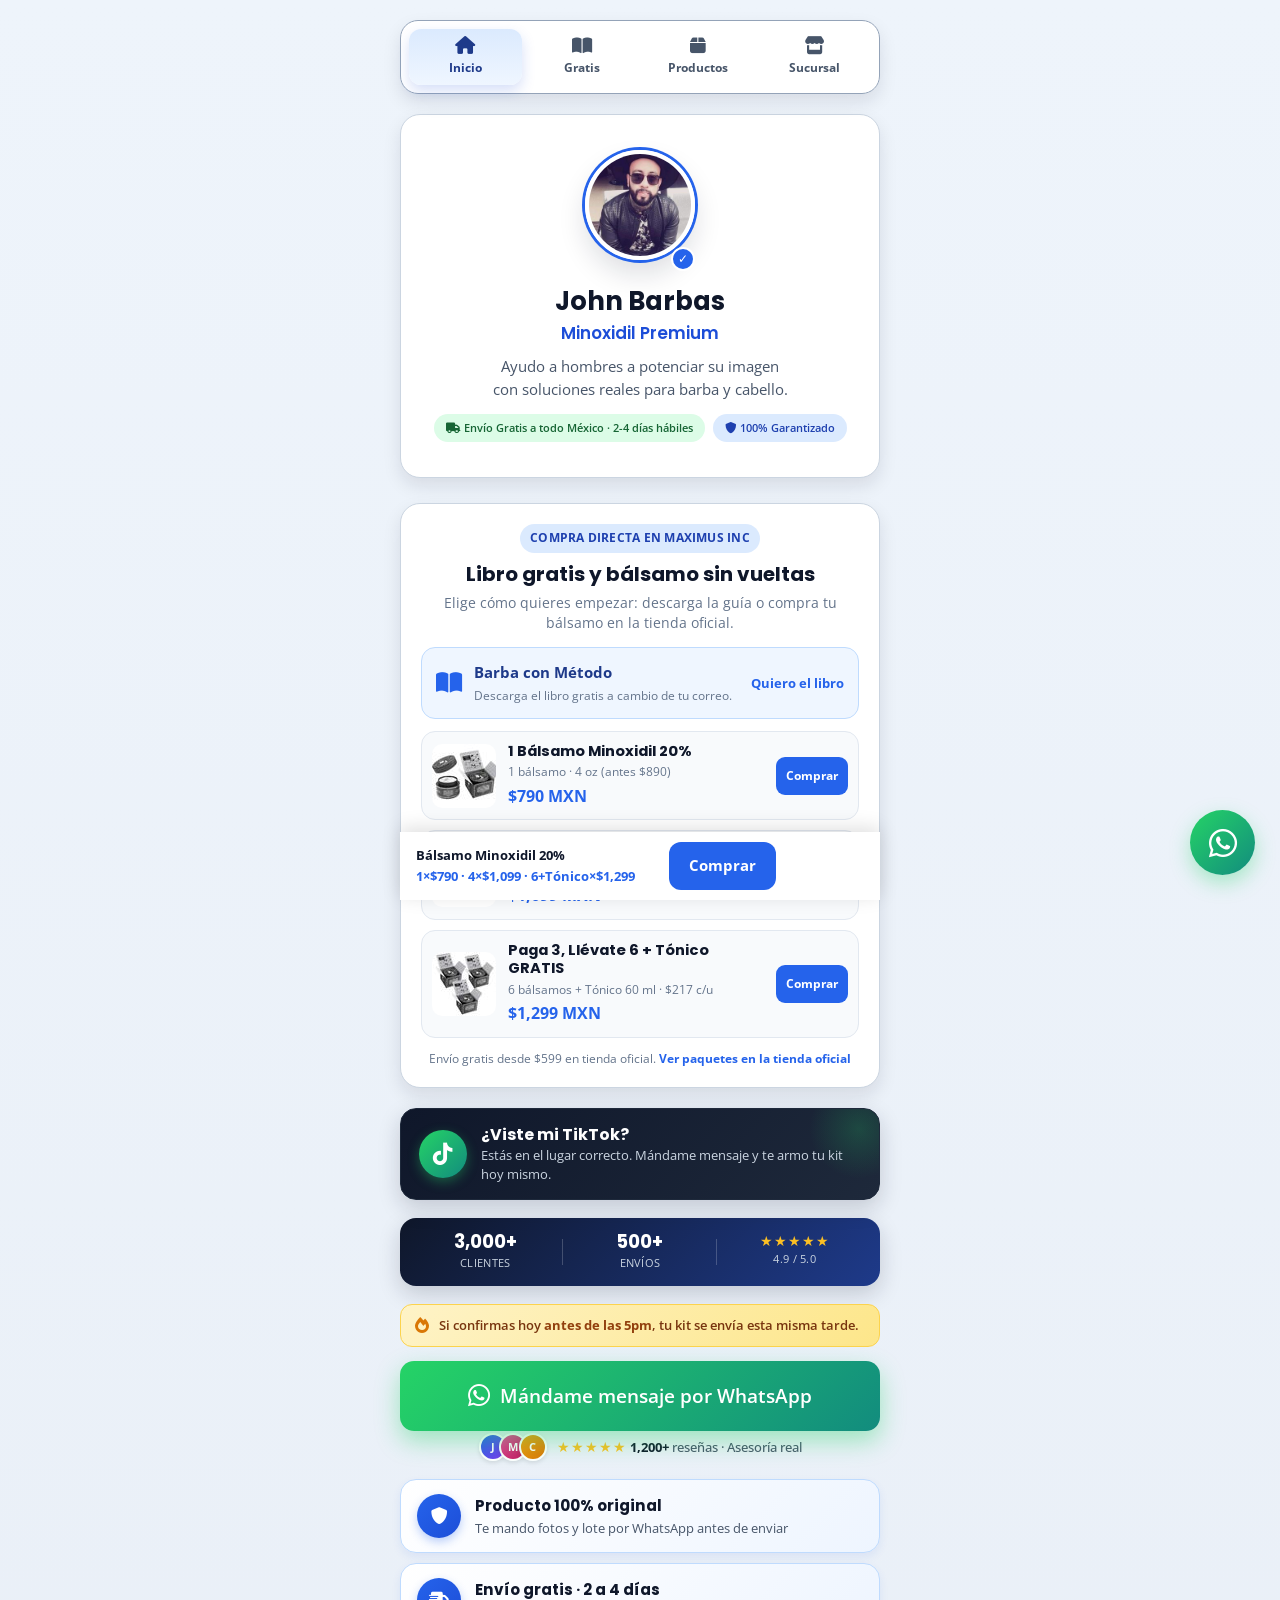
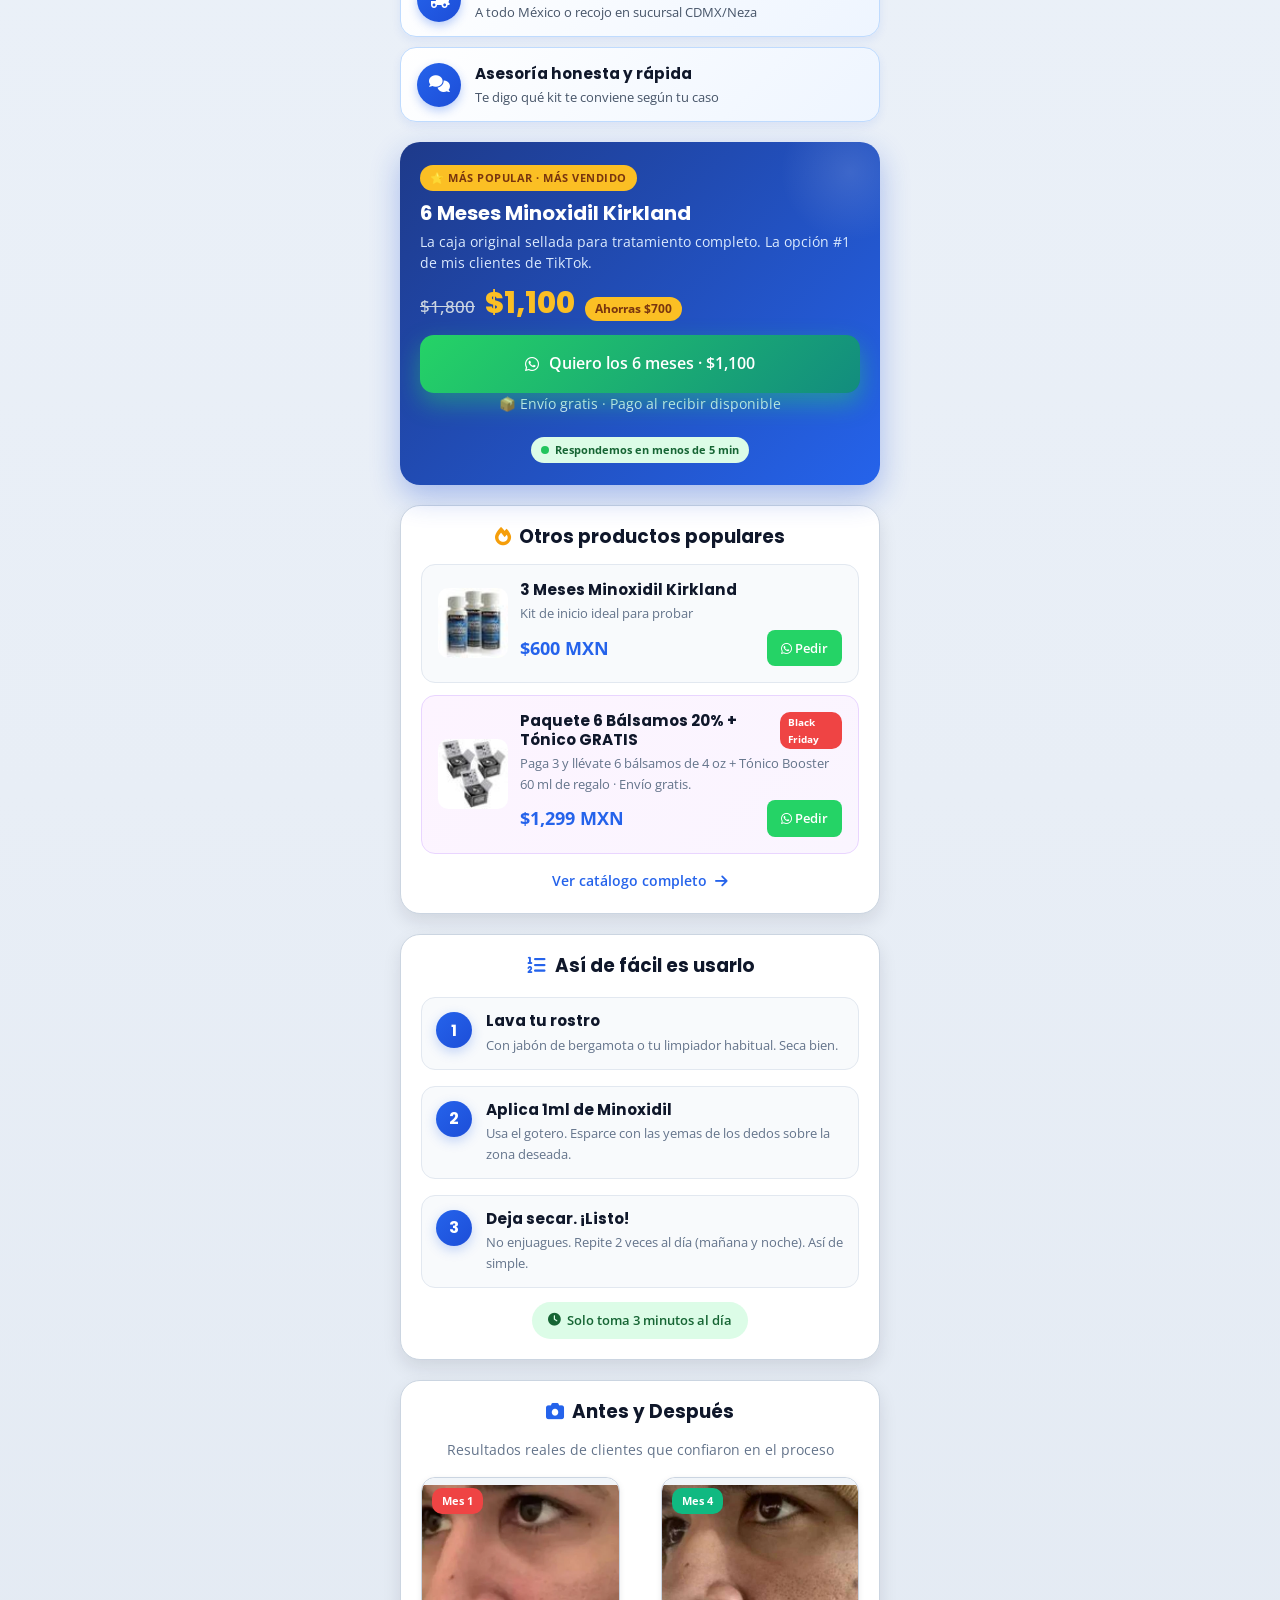
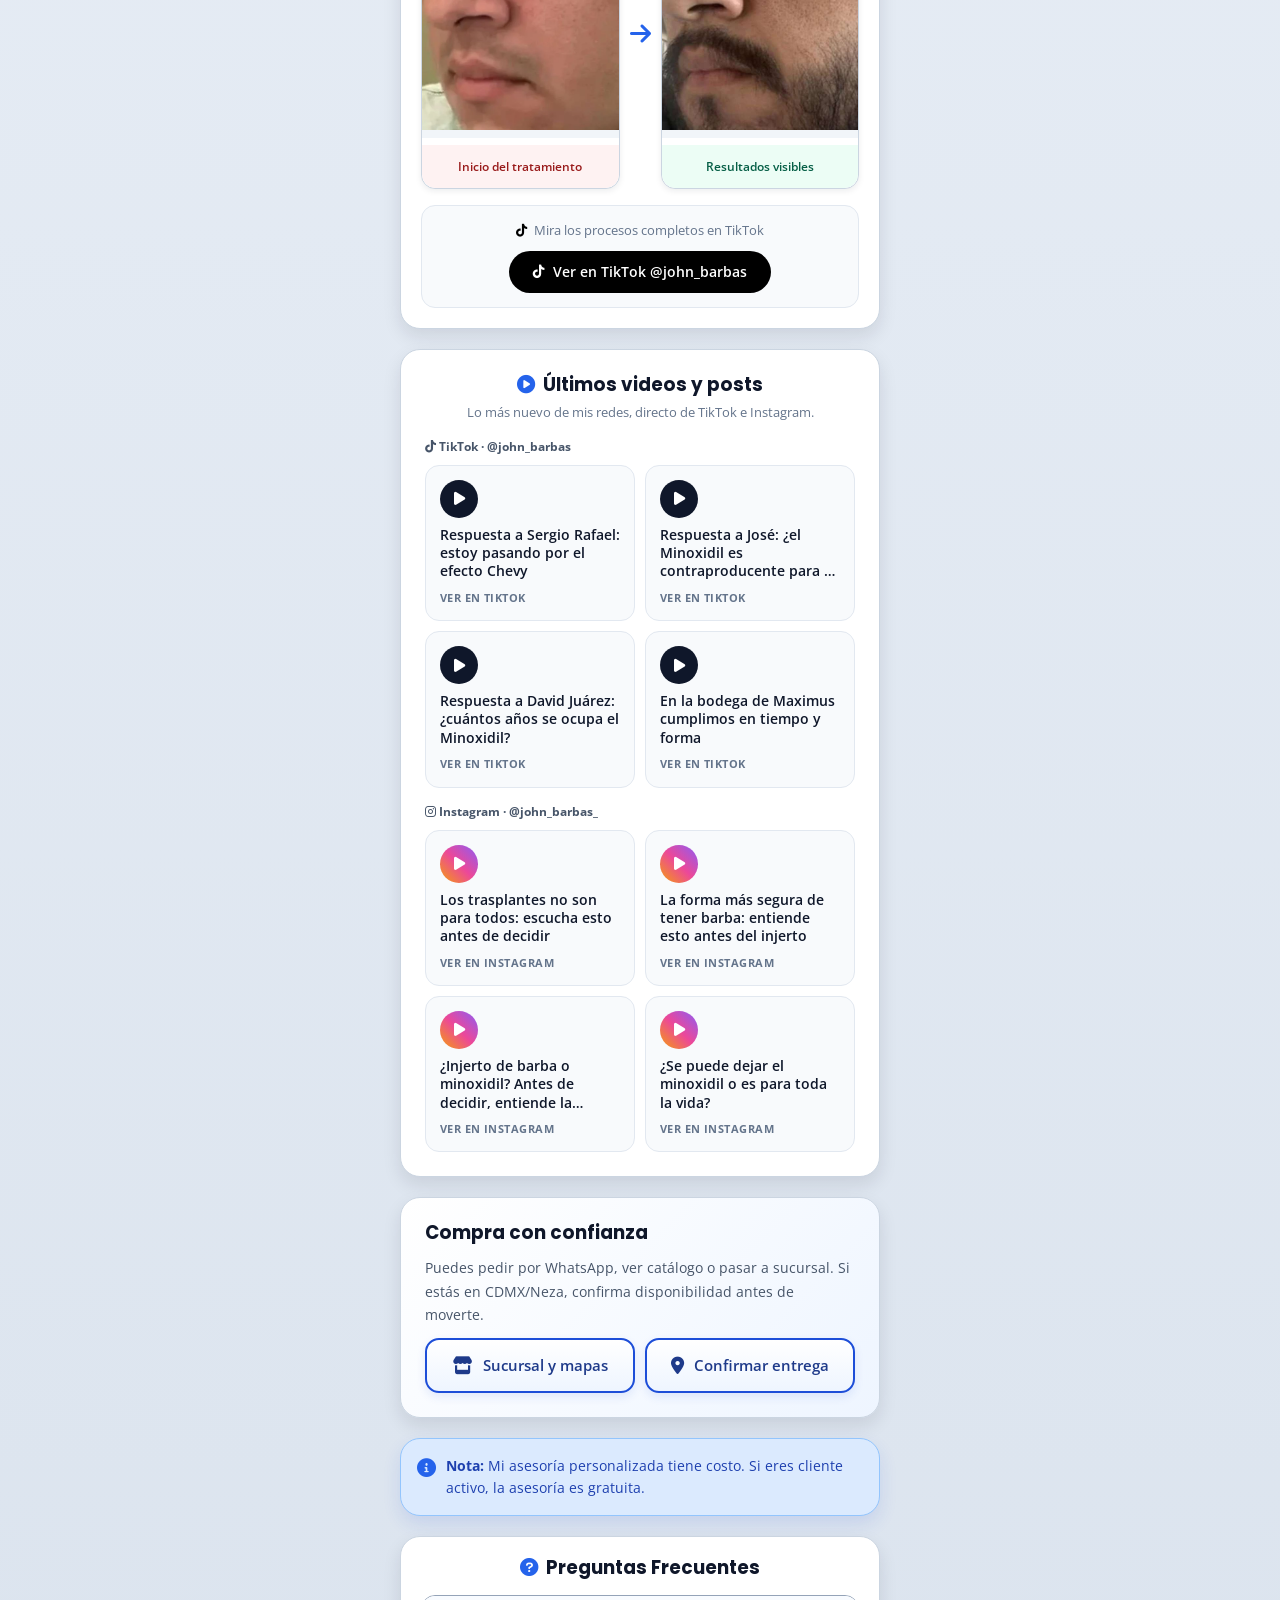
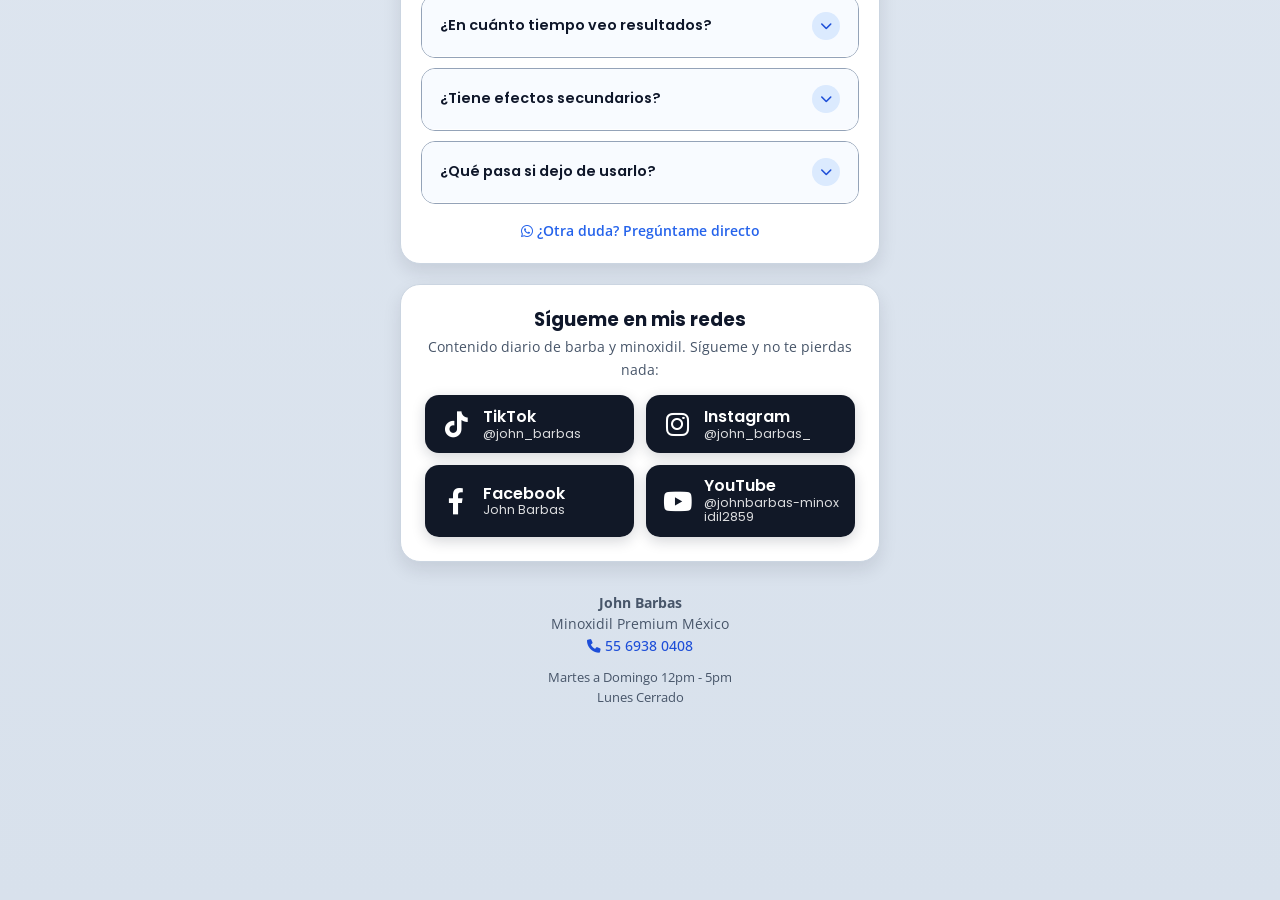
<file: index.html>
<!DOCTYPE html>
<html lang="es">
<head>
<!-- Google Tag Manager -->
<script>(function(w,d,s,l,i){w[l]=w[l]||[];w[l].push({'gtm.start':new Date().getTime(),event:'gtm.js'});var f=d.getElementsByTagName(s)[0],j=d.createElement(s),dl=l!='dataLayer'?'&l='+l:'';j.async=true;j.src='https://www.googletagmanager.com/gtm.js?id='+i+dl;f.parentNode.insertBefore(j,f);})(window,document,'script','dataLayer','GTM-P5PKNTZ5');</script>
<!-- End Google Tag Manager -->
<meta charset="UTF-8">
    <meta name="viewport" content="width=device-width, initial-scale=1.0">
    <title>John Barbas - Minoxidil Premium</title>
    
    <!-- Favicon -->
    <link rel="icon" type="image/x-icon" href="images/favicon.ico">
    
    <!-- Google Fonts -->
    <link rel="preconnect" href="https://fonts.googleapis.com">
    <link rel="preconnect" href="https://fonts.gstatic.com" crossorigin>
    <link href="https://fonts.googleapis.com/css2?family=Open+Sans:wght@400;500;600&family=Poppins:wght@500;600;700&display=swap" rel="stylesheet">
    
    <!-- Font Awesome -->
    <link rel="stylesheet" href="https://cdnjs.cloudflare.com/ajax/libs/font-awesome/6.0.0/css/all.min.css" crossorigin="anonymous">
    
    <!-- Main Styles -->
    <link rel="stylesheet" href="styles.css?v=6.2">
    <link rel="preload" as="image" href="images/profile_johnbarbas1.jpg">
    
    
    <!-- Meta tags -->
    <meta name="description" content="John Barbas - Experto en Minoxidil Premium. Crecimiento de barba y cabello garantizado.">
    <meta name="theme-color" content="#2563eb">
    
    <!-- PWA Manifest -->
    <link rel="manifest" href="manifest.json">
    <!-- Barra fija de compra (portada) -->
    <style>
        .main-container { padding-bottom: 92px; }
        .sticky-buy-bar { position: fixed; left: 50%; transform: translateX(-50%); bottom: 0; width: 100%; max-width: 480px; background: #ffffff; box-shadow: 0 -4px 18px rgba(0,0,0,0.13); display: flex; align-items: center; gap: 12px; padding: 10px 104px calc(10px + env(safe-area-inset-bottom)) 16px; z-index: 900; box-sizing: border-box; }
        .sticky-buy-bar .sbb-info { flex: 1; min-width: 0; }
        .sticky-buy-bar .sbb-name { display: block; font-size: 0.82rem; font-weight: 700; color: #0f172a; white-space: nowrap; overflow: hidden; text-overflow: ellipsis; }
        .sticky-buy-bar .sbb-price { display: block; font-size: 0.8rem; color: #2563eb; font-weight: 700; }
        .sticky-buy-bar .sbb-btn { background: #2563eb; color: #fff; text-decoration: none; font-weight: 700; font-size: 0.92rem; padding: 12px 20px; border-radius: 12px; white-space: nowrap; }

        .jb-latest-grid { display: grid; grid-template-columns: 1fr 1fr; gap: 10px; }
        .jb-latest-card { display: flex; flex-direction: column; gap: 8px; background: #f8fafc; border: 1px solid #e2e8f0; border-radius: 14px; padding: 14px; text-decoration: none; }
        .jb-latest-play { width: 38px; height: 38px; border-radius: 50%; background: #0f172a; color: #fff; display: flex; align-items: center; justify-content: center; font-size: 15px; }
        .jb-latest-play.ig { background: linear-gradient(45deg, #f59e0b, #ec4899, #8b5cf6); }
        .jb-latest-title { font-size: 0.85rem; font-weight: 600; color: #0f172a; line-height: 1.35; display: -webkit-box; -webkit-line-clamp: 3; -webkit-box-orient: vertical; overflow: hidden; }
        .jb-latest-tag { font-size: 0.68rem; font-weight: 700; color: #64748b; text-transform: uppercase; letter-spacing: 0.04em; }
        .jb-latest-group { font-size: 0.78rem; font-weight: 700; color: #475569; margin: 14px 0 8px; }

        .bf-strip { position: relative; display: flex; flex-wrap: wrap; align-items: center; justify-content: center; gap: 4px 10px; overflow: hidden; background: linear-gradient(120deg, #7f1d1d, #b91c1c 55%, #7f1d1d); color: #fff; text-decoration: none; border-radius: 14px; padding: 11px 38px; margin-bottom: 14px; font-family: 'Poppins', sans-serif; box-shadow: 0 6px 18px rgba(185, 28, 28, 0.28); }
        .bf-strip-text { font-size: 0.86rem; font-weight: 600; text-align: center; line-height: 1.35; }
        .bf-strip-cta { font-weight: 700; text-decoration: underline; text-underline-offset: 3px; white-space: nowrap; font-size: 0.86rem; }
        .bf-spark { position: absolute; color: #fde68a; pointer-events: none; animation: bfTwinkle 2.6s ease-in-out infinite alternate; }
        .bf-spark.s1 { top: 4px; left: 12px; font-size: 11px; }
        .bf-spark.s2 { top: 6px; right: 14px; font-size: 9px; animation-delay: .7s; }
        .bf-spark.s3 { bottom: 4px; left: 24%; font-size: 8px; animation-delay: 1.3s; }
        .bf-spark.s4 { bottom: 5px; right: 22%; font-size: 10px; animation-delay: 1.9s; }
        @keyframes bfTwinkle { from { opacity: .25; transform: scale(.7) rotate(0deg); } to { opacity: 1; transform: scale(1.15) rotate(20deg); } }
        @media (prefers-reduced-motion: reduce) { .bf-spark { animation: none; opacity: .65; } }
    </style>

</head>
<body>
<!-- Google Tag Manager (noscript) -->
<noscript><iframe src="https://www.googletagmanager.com/ns.html?id=GTM-P5PKNTZ5" height="0" width="0" style="display:none;visibility:hidden"></iframe></noscript>
<!-- End Google Tag Manager (noscript) -->

    <div class="main-container">


        <!-- Franja Black Friday (se oculta sola al terminar el 30-nov-2026 23:59 CDMX) -->
        <a class="bf-strip" id="jb-bf-strip" href="https://maximus-inc.com.mx/products/1-balsamo-de-minoxidil-al-20-4-oz-crecimiento-de-barba-y-bigote-extra-fuerte-cierra-huecos?variant=47619198222498&utm_source=johnbarbas&utm_medium=bio_tiktok&utm_campaign=bf_doble" target="_blank" rel="noopener" aria-label="Black Friday en Maximus Inc: Paga 2 llévate 4 por $1,099 o Paga 3 llévate 6 + Tónico gratis por $1,299">
            <span class="bf-spark s1" aria-hidden="true">✦</span>
            <span class="bf-spark s2" aria-hidden="true">✦</span>
            <span class="bf-spark s3" aria-hidden="true">✦</span>
            <span class="bf-spark s4" aria-hidden="true">✦</span>
            <span class="bf-strip-text"><strong>Black Friday:</strong> Paga 2, llévate 4 (<strong>$1,099</strong>) · Paga 3, llévate 6 + Tónico GRATIS (<strong>$1,299</strong>)</span>
            <span class="bf-strip-cta">Comprar →</span>
        </a>
        <script>(function(){var el=document.getElementById('jb-bf-strip');if(el&&Date.now()>=Date.UTC(2026,11,1,6,0,0)){el.remove();}})();</script>

        <!-- Navegación -->
        <nav class="unified-nav">
            <a href="index.html" class="nav-tab active">
                <i class="fas fa-home"></i>
                <span>Inicio</span>
            </a>
            <a href="/guia" class="nav-tab">
                <i class="fas fa-book-open"></i>
                <span>Gratis</span>
            </a>
            <a href="productos.html" class="nav-tab">
                <i class="fas fa-box"></i>
                <span>Productos</span>
            </a>
            <a href="sucursal.html" class="nav-tab">
                <i class="fas fa-store"></i>
                <span>Sucursal</span>
            </a>
        </nav>

        <!-- Header Profile -->
        <header class="page-header">
            <div style="position: relative; display: inline-block;">
                <img src="images/profile_johnbarbas1.jpg" alt="John Barbas" class="profile-image" decoding="async" fetchpriority="high">
                <div style="position: absolute; bottom: 15px; right: 0; background: #2563eb; color: white; border-radius: 50%; width: 24px; height: 24px; display: flex; align-items: center; justify-content: center; border: 2px solid white; font-size: 12px;">✓</div>
            </div>
            <h1 class="page-title">John Barbas</h1>
            <h2 class="page-subtitle">Minoxidil Premium</h2>
            <p class="page-description">
                Ayudo a hombres a potenciar su imagen con soluciones reales para barba y cabello.
            </p>
            <div style="display: flex; justify-content: center; gap: 8px; margin-top: 14px; flex-wrap: wrap;">
                <span style="background: #dcfce7; color: #166534; padding: 5px 12px; border-radius: 20px; font-size: 0.7rem; font-weight: 600;">
                    <i class="fas fa-truck" style="margin-right: 4px;"></i>Envío Gratis a todo México · 2-4 días hábiles
                </span>
                <span style="background: #dbeafe; color: #1e40af; padding: 5px 12px; border-radius: 20px; font-size: 0.7rem; font-weight: 600;">
                    <i class="fas fa-shield-alt" style="margin-right: 4px;"></i>100% Garantizado
                </span>
            </div>
        </header>

        <!-- Acceso rápido: libro gratis y productos Maximus -->
        <section class="unified-card shop-shortcuts" aria-labelledby="shop-shortcuts-title">
            <div class="shop-shortcuts-head">
                <span class="shop-shortcuts-eyebrow">Compra directa en Maximus Inc</span>
                <h2 id="shop-shortcuts-title">Libro gratis y bálsamo sin vueltas</h2>
                <p>Elige cómo quieres empezar: descarga la guía o compra tu bálsamo en la tienda oficial.</p>
            </div>

            <a class="shop-book-cta" href="/guia">
                <i class="fas fa-book-open" aria-hidden="true"></i>
                <span class="shop-book-copy"><strong>Barba con Método</strong><span>Descarga el libro gratis a cambio de tu correo.</span></span>
                <b>Quiero el libro</b>
            </a>

            <div class="shop-product-list">
                <article class="shop-product-card">
                    <img src="images/product/1balsamo.jpg" alt="Bálsamo Minoxidil 20%" width="64" height="64" loading="lazy" decoding="async">
                    <div>
                        <h3>1 Bálsamo Minoxidil 20%</h3>
                        <p>1 bálsamo · 4 oz (antes $890)</p>
                        <span class="shop-product-price">$790 MXN</span>
                    </div>
                    <a href="https://maximus-inc.com.mx/products/1-balsamo-de-minoxidil-al-20-4-oz-crecimiento-de-barba-y-bigote-extra-fuerte-cierra-huecos?variant=47295766593698&utm_source=johnbarbas&utm_medium=bio_tiktok&utm_campaign=bf_doble" target="_blank" rel="noopener">Comprar</a>
                </article>

                <article class="shop-product-card">
                    <img src="images/product/1balsamo.jpg" alt="Paga 2, llévate 4 Bálsamos Minoxidil 20%" width="64" height="64" loading="lazy" decoding="async">
                    <div>
                        <h3>Paga 2, Llévate 4 Bálsamos</h3>
                        <p>4 bálsamos · $275 c/u (antes $1,290)</p>
                        <span class="shop-product-price">$1,099 MXN</span>
                    </div>
                    <a href="https://maximus-inc.com.mx/products/1-balsamo-de-minoxidil-al-20-4-oz-crecimiento-de-barba-y-bigote-extra-fuerte-cierra-huecos?variant=47295766626466&utm_source=johnbarbas&utm_medium=bio_tiktok&utm_campaign=bf_doble" target="_blank" rel="noopener">Comprar</a>
                </article>

                <article class="shop-product-card">
                    <img src="images/product/3balsamos.jpg" alt="Paga 3, llévate 6 Bálsamos Minoxidil 20% + Tónico Booster 60 ml gratis" width="64" height="64" loading="lazy" decoding="async">
                    <div>
                        <h3>Paga 3, Llévate 6 + Tónico GRATIS</h3>
                        <p>6 bálsamos + Tónico 60 ml · $217 c/u</p>
                        <span class="shop-product-price">$1,299 MXN</span>
                    </div>
                    <a href="https://maximus-inc.com.mx/products/1-balsamo-de-minoxidil-al-20-4-oz-crecimiento-de-barba-y-bigote-extra-fuerte-cierra-huecos?variant=47619198222498&utm_source=johnbarbas&utm_medium=bio_tiktok&utm_campaign=bf_doble" target="_blank" rel="noopener">Comprar</a>
                </article>
            </div>

            <p class="shop-shortcuts-note">Envío gratis desde $599 en tienda oficial. <a href="https://maximus-inc.com.mx/products/1-balsamo-de-minoxidil-al-20-4-oz-crecimiento-de-barba-y-bigote-extra-fuerte-cierra-huecos?utm_source=johnbarbas&utm_medium=bio_tiktok&utm_campaign=bf_doble" target="_blank" rel="noopener">Ver paquetes en la tienda oficial</a></p>
        </section>

        <!-- TikTok Hook Banner -->
        <div class="tiktok-hook">
            <div class="tiktok-hook-icon">
                <i class="fab fa-tiktok"></i>
            </div>
            <div class="tiktok-hook-content">
                <strong>¿Viste mi TikTok?</strong>
                <span>Estás en el lugar correcto. Mándame mensaje y te armo tu kit hoy mismo.</span>
            </div>
        </div>

        <!-- Top Stats Bar (Prueba social inmediata) -->
        <div class="top-stats-bar">
            <div class="top-stats-item">
                <strong>3,000+</strong>
                <span>Clientes</span>
            </div>
            <div class="top-stats-item">
                <strong>500+</strong>
                <span>Envíos</span>
            </div>
            <div class="top-stats-item">
                <span class="stars">★★★★★</span>
                <span>4.9 / 5.0</span>
            </div>
        </div>

        <!-- Urgency Banner -->
        <div class="urgency-banner">
            <i class="fas fa-fire"></i>
            <span>Si confirmas hoy <strong>antes de las 5pm</strong>, tu kit se envía esta misma tarde.</span>
        </div>

        <!-- CTA Principal WhatsApp - MÁS GRANDE -->
        <a href="https://wa.me/525569380408?text=Hola%20John,%20vengo%20de%20TikTok%20y%20quiero%20elegir%20mi%20kit%20de%20Minoxidil." 
           target="_blank" class="btn-unified btn-whatsapp" style="padding: 20px 24px; font-size: 1.18rem; margin-bottom: 10px; box-shadow: 0 10px 25px rgba(37, 211, 102, 0.40);">
            <i class="fab fa-whatsapp" style="font-size: 1.6rem;"></i>
            <span>Mándame mensaje por WhatsApp</span>
        </a>

        <!-- Mini prueba social bajo el CTA -->
        <div class="mini-proof">
            <div class="mini-proof-avatar-group">
                <span class="mini-proof-avatar">J</span>
                <span class="mini-proof-avatar" style="background: linear-gradient(135deg, #ec4899 0%, #be185d 100%);">M</span>
                <span class="mini-proof-avatar" style="background: linear-gradient(135deg, #f59e0b 0%, #d97706 100%);">C</span>
            </div>
            <div class="mini-proof-text">
                <span class="mini-proof-stars">★★★★★</span> <strong>1,200+</strong> reseñas · Asesoría real
            </div>
        </div>

        <!-- Trust strip -->
        <div class="trust-strip">
            <div class="trust-strip-item">
                <i class="fas fa-shield-alt"></i>
                <div>
                    <strong>Producto 100% original</strong>
                    <span>Te mando fotos y lote por WhatsApp antes de enviar</span>
                </div>
            </div>
            <div class="trust-strip-item">
                <i class="fas fa-truck-fast"></i>
                <div>
                    <strong>Envío gratis · 2 a 4 días</strong>
                    <span>A todo México o recojo en sucursal CDMX/Neza</span>
                </div>
            </div>
            <div class="trust-strip-item">
                <i class="fas fa-comments"></i>
                <div>
                    <strong>Asesoría honesta y rápida</strong>
                    <span>Te digo qué kit te conviene según tu caso</span>
                </div>
            </div>
        </div>

        <!-- Anchor Pricing Card - Oferta ancla destacada -->
        <div class="anchor-card">
            <span class="anchor-badge">⭐ Más popular · Más vendido</span>
            <h3>6 Meses Minoxidil Kirkland</h3>
            <p>La caja original sellada para tratamiento completo. La opción #1 de mis clientes de TikTok.</p>
            <div class="anchor-pricing">
                <span class="anchor-price-old">$1,800</span>
                <span class="anchor-price-new">$1,100</span>
                <span class="anchor-savings">Ahorras $700</span>
            </div>
            <a href="https://wa.me/525569380408?text=Hola%20John,%20quiero%20los%206%20meses%20Kirkland%20a%20$1,100." target="_blank" class="btn-unified btn-whatsapp" style="margin-bottom: 0; padding: 16px; font-size: 1rem;">
                <i class="fab fa-whatsapp"></i>
                <span>Quiero los 6 meses · $1,100</span>
            </a>
            <p class="anchor-meta">📦 Envío gratis · Pago al recibir disponible</p>
            <div style="text-align: center;">
                <span class="respondemos-badge">
                    <span class="pulse-dot"></span>
                    Respondemos en menos de 5 min
                </span>
            </div>
        </div>

        <!-- Productos Destacados (3 en la misma página) -->
        <div class="unified-card" style="padding: 20px;">
            <h3 class="card-title" style="margin-bottom: 16px; text-align: center;">
                <i class="fas fa-fire" style="color: #f59e0b; margin-right: 8px;"></i>Otros productos populares
            </h3>
            
            <!-- Producto 2: 3 Meses Kirkland -->
            <div style="background: #f8fafc; border-radius: 14px; padding: 16px; margin-bottom: 12px; border: 1px solid #e2e8f0;">
                <div style="display: flex; gap: 12px; align-items: center;">
                    <div style="width: 70px; height: 70px; border-radius: 10px; overflow: hidden; flex-shrink: 0;">
                        <img src="images/product/3meses.jpg" alt="3 Meses Kirkland" width="64" height="64" style="width: 100%; height: 100%; object-fit: cover;" decoding="async" loading="lazy">
                    </div>
                    <div style="flex-grow: 1;">
                        <h4 style="font-size: 0.95rem; font-weight: 700; margin: 0 0 4px 0; color: #0f172a;">3 Meses Minoxidil Kirkland</h4>
                        <p style="font-size: 0.8rem; color: #64748b; margin: 0 0 6px 0;">Kit de inicio ideal para probar</p>
                        <div style="display: flex; justify-content: space-between; align-items: center;">
                            <span style="font-size: 1.1rem; font-weight: 700; color: #2563eb;">$600 MXN</span>
                            <a href="https://wa.me/525569380408?text=Hola%20John,%20quiero%20el%20pack%20de%203%20meses%20Kirkland." target="_blank" style="background: #25D366; color: white; padding: 8px 14px; border-radius: 8px; font-size: 0.8rem; font-weight: 600; text-decoration: none;">
                                <i class="fab fa-whatsapp"></i> Pedir
                            </a>
                        </div>
                    </div>
                </div>
            </div>

            <!-- Producto 3: Pack 3+1 Oferta -->
            <div style="background: linear-gradient(135deg, #fdf4ff 0%, #faf5ff 100%); border-radius: 14px; padding: 16px; border: 1px solid #e9d5ff;">
                <div style="display: flex; gap: 12px; align-items: center;">
                    <div style="width: 70px; height: 70px; border-radius: 10px; overflow: hidden; flex-shrink: 0;">
                        <img src="images/product/3balsamos.jpg" alt="Pack 3 Bálsamos" width="64" height="64" style="width: 100%; height: 100%; object-fit: cover;" decoding="async" loading="lazy">
                    </div>
                    <div style="flex-grow: 1;">
                        <div style="display: flex; align-items: center; gap: 8px; margin-bottom: 4px;">
                            <h4 style="font-size: 0.95rem; font-weight: 700; margin: 0; color: #0f172a;">Paquete 6 Bálsamos 20% + Tónico GRATIS</h4>
                            <span style="background: #ef4444; color: white; font-size: 0.65rem; padding: 2px 8px; border-radius: 10px; font-weight: 700;">Black Friday</span>
                        </div>
                        <p style="font-size: 0.8rem; color: #64748b; margin: 0 0 6px 0;">Paga 3 y llévate 6 bálsamos de 4 oz + Tónico Booster 60 ml de regalo · Envío gratis.</p>
                        <div style="display: flex; justify-content: space-between; align-items: center;">
                            <span style="font-size: 1.1rem; font-weight: 700; color: #2563eb;">$1,299 MXN</span>
                            <a href="https://wa.me/525569380408?text=Hola%20John,%20quiero%20el%20paquete%20Paga%203%20ll%C3%A9vate%206%20B%C3%A1lsamos%20%2B%20T%C3%B3nico%20gratis%20por%20$1,299." target="_blank" style="background: #25D366; color: white; padding: 8px 14px; border-radius: 8px; font-size: 0.8rem; font-weight: 600; text-decoration: none;">
                                <i class="fab fa-whatsapp"></i> Pedir
                            </a>
                        </div>
                    </div>
                </div>
            </div>
            
            <div style="text-align: center; margin-top: 14px;">
                <a href="productos.html" style="color: #2563eb; font-size: 0.9rem; font-weight: 600; text-decoration: none;">
                    Ver catálogo completo <i class="fas fa-arrow-right" style="margin-left: 4px;"></i>
                </a>
            </div>
        </div>

        <!-- Guía de Uso en 3 Pasos -->
        <div class="unified-card" style="padding: 20px;">
            <h3 class="card-title" style="text-align: center; margin-bottom: 20px;">
                <i class="fas fa-list-ol" style="color: #2563eb; margin-right: 8px;"></i>Así de fácil es usarlo
            </h3>
            <div class="steps-guide">
                <div class="step-item">
                    <div class="step-circle">1</div>
                    <div style="flex-grow: 1;">
                        <h4 style="font-size: 0.95rem; font-weight: 700; color: #0f172a; margin: 0 0 4px 0;">Lava tu rostro</h4>
                        <p style="font-size: 0.8rem; color: #64748b; margin: 0;">Con jabón de bergamota o tu limpiador habitual. Seca bien.</p>
                    </div>
                </div>
                <div class="step-item">
                    <div class="step-circle">2</div>
                    <div style="flex-grow: 1;">
                        <h4 style="font-size: 0.95rem; font-weight: 700; color: #0f172a; margin: 0 0 4px 0;">Aplica 1ml de Minoxidil</h4>
                        <p style="font-size: 0.8rem; color: #64748b; margin: 0;">Usa el gotero. Esparce con las yemas de los dedos sobre la zona deseada.</p>
                    </div>
                </div>
                <div class="step-item">
                    <div class="step-circle">3</div>
                    <div style="flex-grow: 1;">
                        <h4 style="font-size: 0.95rem; font-weight: 700; color: #0f172a; margin: 0 0 4px 0;">Deja secar. ¡Listo!</h4>
                        <p style="font-size: 0.8rem; color: #64748b; margin: 0;">No enjuagues. Repite 2 veces al día (mañana y noche). Así de simple.</p>
                    </div>
                </div>
            </div>
            <div style="text-align: center; margin-top: 14px;">
                <span style="display: inline-flex; align-items: center; gap: 6px; background: #dcfce7; color: #166534; padding: 8px 16px; border-radius: 20px; font-size: 0.8rem; font-weight: 600;">
                    <i class="fas fa-clock"></i> Solo toma 3 minutos al día
                </span>
            </div>
        </div>

        <!-- Antes y Después - Prueba Social Visual -->
        <div class="unified-card" style="padding: 20px;">
            <h3 class="card-title" style="text-align: center; margin-bottom: 16px;">
                <i class="fas fa-camera" style="color: #2563eb; margin-right: 8px;"></i>Antes y Después
            </h3>
            <p style="text-align: center; font-size: 0.85rem; color: #64748b; margin-bottom: 16px;">Resultados reales de clientes que confiaron en el proceso</p>
            
            <!-- Comparación Mes 1 vs Mes 4 -->
            <div class="before-after-gallery">
                <div class="before-after-item">
                    <div style="position: relative;">
                        <img src="images/ANTES.webp" alt="Antes" width="600" height="750" style="width: 100%; height: 260px; object-fit: contain; background: #f1f5f9; border-radius: 14px 14px 0 0;" decoding="async" loading="lazy">
                        <span style="position: absolute; top: 10px; left: 10px; background: #ef4444; color: white; font-size: 0.7rem; font-weight: 700; padding: 4px 10px; border-radius: 10px;">Mes 1</span>
                    </div>
                    <div style="padding: 12px; text-align: center; background: #fef2f2; border-radius: 0 0 14px 14px;">
                        <p style="font-size: 0.75rem; color: #991b1b; margin: 0; font-weight: 600;">Inicio del tratamiento</p>
                    </div>
                </div>
                <div style="display: flex; align-items: center; justify-content: center; font-size: 1.5rem; color: #2563eb;">
                    <i class="fas fa-arrow-right"></i>
                </div>
                <div class="before-after-item">
                    <div style="position: relative;">
                        <img src="images/DESPUES.jpg" alt="Después" width="600" height="750" style="width: 100%; height: 260px; object-fit: contain; background: #f1f5f9; border-radius: 14px 14px 0 0;" decoding="async" loading="lazy">
                        <span style="position: absolute; top: 10px; left: 10px; background: #10b981; color: white; font-size: 0.7rem; font-weight: 700; padding: 4px 10px; border-radius: 10px;">Mes 4</span>
                    </div>
                    <div style="padding: 12px; text-align: center; background: #ecfdf5; border-radius: 0 0 14px 14px;">
                        <p style="font-size: 0.75rem; color: #065f46; margin: 0; font-weight: 600;">Resultados visibles</p>
                    </div>
                </div>
            </div>

            <!-- TikTok Embed -->
            <div style="margin-top: 16px; background: #f8fafc; border-radius: 14px; padding: 14px; text-align: center; border: 1px solid #e2e8f0;">
                <p style="font-size: 0.8rem; color: #64748b; margin: 0 0 10px 0;">
                    <i class="fab fa-tiktok" style="color: #000; margin-right: 4px;"></i> 
                    Mira los procesos completos en TikTok
                </p>
                <a href="https://www.tiktok.com/@john_barbas" target="_blank" style="display: inline-flex; align-items: center; gap: 8px; background: #000; color: white; padding: 10px 24px; border-radius: 25px; font-size: 0.85rem; font-weight: 600; text-decoration: none; transition: transform 0.2s;">
                    <i class="fab fa-tiktok"></i> Ver en TikTok @john_barbas
                </a>
            </div>
        </div>


        <!-- JB-ULTIMOS-VIDEOS:INICIO — Sección «Últimos videos y posts». El agente diario reemplaza SOLO este bloque (entre INICIO y FIN), sin tocar el resto de la página. Tarjetas nativas sin embeds: título + enlace al post original. -->
        <section class="unified-card jb-latest" id="ultimos-videos" aria-labelledby="ultimos-videos-title">
            <h3 class="card-title" id="ultimos-videos-title" style="text-align: center; margin-bottom: 6px;">
                <i class="fas fa-play-circle" style="color: #2563eb; margin-right: 8px;"></i>Últimos videos y posts
            </h3>
            <p style="text-align: center; font-size: 0.82rem; color: #64748b; margin: 0 0 6px;">Lo más nuevo de mis redes, directo de TikTok e Instagram.</p>

            <p class="jb-latest-group"><i class="fab fa-tiktok"></i> TikTok · @john_barbas</p>
            <div class="jb-latest-grid">
                <a class="jb-latest-card" href="https://www.tiktok.com/@john_barbas/video/7709603584639356168" target="_blank" rel="noopener">
                    <span class="jb-latest-play"><i class="fas fa-play"></i></span>
                    <span class="jb-latest-title">Respuesta a Sergio Rafael: estoy pasando por el efecto Chevy</span>
                    <span class="jb-latest-tag">Ver en TikTok</span>
                </a>
                <a class="jb-latest-card" href="https://www.tiktok.com/@john_barbas/video/7709600909235408135" target="_blank" rel="noopener">
                    <span class="jb-latest-play"><i class="fas fa-play"></i></span>
                    <span class="jb-latest-title">Respuesta a José: ¿el Minoxidil es contraproducente para el cabello?</span>
                    <span class="jb-latest-tag">Ver en TikTok</span>
                </a>
                <a class="jb-latest-card" href="https://www.tiktok.com/@john_barbas/video/7709596775887244596" target="_blank" rel="noopener">
                    <span class="jb-latest-play"><i class="fas fa-play"></i></span>
                    <span class="jb-latest-title">Respuesta a David Juárez: ¿cuántos años se ocupa el Minoxidil?</span>
                    <span class="jb-latest-tag">Ver en TikTok</span>
                </a>
                <a class="jb-latest-card" href="https://www.tiktok.com/@john_barbas/video/7709319992407231764" target="_blank" rel="noopener">
                    <span class="jb-latest-play"><i class="fas fa-play"></i></span>
                    <span class="jb-latest-title">En la bodega de Maximus cumplimos en tiempo y forma</span>
                    <span class="jb-latest-tag">Ver en TikTok</span>
                </a>
            </div>

            <p class="jb-latest-group"><i class="fab fa-instagram"></i> Instagram · @john_barbas_</p>
            <div class="jb-latest-grid">
                <a class="jb-latest-card" href="https://www.instagram.com/reel/DgP5O5xuIyU/" target="_blank" rel="noopener">
                    <span class="jb-latest-play ig"><i class="fas fa-play"></i></span>
                    <span class="jb-latest-title">Los trasplantes no son para todos: escucha esto antes de decidir</span>
                    <span class="jb-latest-tag">Ver en Instagram</span>
                </a>
                <a class="jb-latest-card" href="https://www.instagram.com/reel/DgOKnrEsLEP/" target="_blank" rel="noopener">
                    <span class="jb-latest-play ig"><i class="fas fa-play"></i></span>
                    <span class="jb-latest-title">La forma más segura de tener barba: entiende esto antes del injerto</span>
                    <span class="jb-latest-tag">Ver en Instagram</span>
                </a>
                <a class="jb-latest-card" href="https://www.instagram.com/reel/DgOEM8wuKam/" target="_blank" rel="noopener">
                    <span class="jb-latest-play ig"><i class="fas fa-play"></i></span>
                    <span class="jb-latest-title">¿Injerto de barba o minoxidil? Antes de decidir, entiende la diferencia</span>
                    <span class="jb-latest-tag">Ver en Instagram</span>
                </a>
                <a class="jb-latest-card" href="https://www.instagram.com/reel/DgN8uWkMTnR/" target="_blank" rel="noopener">
                    <span class="jb-latest-play ig"><i class="fas fa-play"></i></span>
                    <span class="jb-latest-title">¿Se puede dejar el minoxidil o es para toda la vida?</span>
                    <span class="jb-latest-tag">Ver en Instagram</span>
                </a>
            </div>
        </section>
        <!-- JB-ULTIMOS-VIDEOS:FIN -->

        <div class="unified-card pickup-card">
            <h3 class="card-title" style="margin-bottom: 12px;">Compra con confianza</h3>
            <p style="font-size: 0.9rem; color: #475569; margin-bottom: 12px;">Puedes pedir por WhatsApp, ver catálogo o pasar a sucursal. Si estás en CDMX/Neza, confirma disponibilidad antes de moverte.</p>
            <div class="pickup-actions">
                <a href="sucursal.html" class="btn-unified btn-primary">
                    <i class="fas fa-store"></i>
                    <span>Sucursal y mapas</span>
                </a>
                <a href="https://wa.me/525569380408?text=Hola%20John,%20quiero%20confirmar%20disponibilidad%20y%20forma%20de%20entrega." target="_blank" class="btn-unified btn-primary">
                    <i class="fas fa-map-marker-alt"></i>
                    <span>Confirmar entrega</span>
                </a>
            </div>
        </div>

        <!-- Nota Importante - BAJÓ (después de CTAs) -->
        <div class="unified-card note-card" style="background-color: #eff6ff; border-color: #bfdbfe; padding: 16px;">
            <div style="display: flex; gap: 10px; align-items: start;">
                <i class="fas fa-info-circle" style="color: #2563eb; font-size: 1.2rem; margin-top: 3px;"></i>
                <p style="font-size: 0.85rem; color: #1e40af; margin: 0;">
                    <strong>Nota:</strong> Mi asesoría personalizada tiene costo. Si eres cliente activo, la asesoría es gratuita.
                </p>
            </div>
        </div>

        <!-- FAQ - Preguntas Frecuentes -->
        <div class="unified-card" style="padding: 20px;">
            <h3 class="card-title" style="text-align: center; margin-bottom: 16px;">
                <i class="fas fa-question-circle" style="color: #2563eb; margin-right: 8px;"></i>Preguntas Frecuentes
            </h3>
            <div class="faq-list">
                <div class="faq-item">
                    <button class="faq-question" onclick="this.parentElement.classList.toggle('active')">
                        <span>¿En cuánto tiempo veo resultados?</span>
                        <i class="fas fa-chevron-down faq-icon"></i>
                    </button>
                    <div class="faq-answer">
                        <p>Los primeros resultados se notan entre el <strong>mes 2 y 3</strong> de uso constante. Para resultados consolidados y permanentes, recomendamos un tratamiento mínimo de <strong>6 meses</strong>. Cada persona responde distinto, pero la constancia es la clave.</p>
                    </div>
                </div>
                <div class="faq-item">
                    <button class="faq-question" onclick="this.parentElement.classList.toggle('active')">
                        <span>¿Tiene efectos secundarios?</span>
                        <i class="fas fa-chevron-down faq-icon"></i>
                    </button>
                    <div class="faq-answer">
                        <p>El Minoxidil es un producto <strong>seguro y dermatológicamente probado</strong>. Algunas personas pueden experimentar leve resequedad o picazón al inicio, lo cual es normal y se mitiga con una buena hidratación. Si tienes piel sensible, puedes empezar con una aplicación al día. No afecta la presión arterial en las dosis tópicas recomendadas.</p>
                    </div>
                </div>
                <div class="faq-item">
                    <button class="faq-question" onclick="this.parentElement.classList.toggle('active')">
                        <span>¿Qué pasa si dejo de usarlo?</span>
                        <i class="fas fa-chevron-down faq-icon"></i>
                    </button>
                    <div class="faq-answer">
                        <p>El vello ganado durante el tratamiento se <strong>mantiene si completas al menos 6 meses continuos</strong>. Si lo dejas antes de tiempo, el vello nuevo que aún no se ha vuelto permanente puede caerse. Por eso recomendamos los tratamientos de 6 meses para asegurar resultados duraderos.</p>
                    </div>
                </div>
            </div>
            <div style="text-align: center; margin-top: 14px;">
                <a href="https://wa.me/525569380408?text=Hola%20John,%20tengo%20una%20duda%20sobre%20el%20tratamiento." target="_blank" style="color: #2563eb; font-size: 0.85rem; font-weight: 600; text-decoration: none;">
                    <i class="fab fa-whatsapp"></i> ¿Otra duda? Pregúntame directo
                </a>
            </div>
        </div>

        <!-- Footer -->
        
<section class="unified-card jb-follow" aria-label="Redes sociales de John Barbas">
    <h3>Sígueme en mis redes</h3>
    <p class="jb-follow-sub">Contenido diario de barba y minoxidil. Sígueme y no te pierdas nada:</p>
    <div class="jb-follow-grid">
        <a class="jb-follow-btn" href="https://www.tiktok.com/@john_barbas" target="_blank" rel="noopener" aria-label="TikTok de John Barbas">
            <i class="fab fa-tiktok"></i>
            <span class="jb-follow-txt"><span class="jb-follow-name">TikTok</span><span class="jb-follow-handle">@john_barbas</span></span>
        </a>
        <a class="jb-follow-btn" href="https://www.instagram.com/john_barbas_" target="_blank" rel="noopener" aria-label="Instagram de John Barbas">
            <i class="fab fa-instagram"></i>
            <span class="jb-follow-txt"><span class="jb-follow-name">Instagram</span><span class="jb-follow-handle">@john_barbas_</span></span>
        </a>
        <a class="jb-follow-btn" href="https://www.facebook.com/profile.php?id=1232120756799983" target="_blank" rel="noopener" aria-label="Facebook de John Barbas">
            <i class="fab fa-facebook-f"></i>
            <span class="jb-follow-txt"><span class="jb-follow-name">Facebook</span><span class="jb-follow-handle">John Barbas</span></span>
        </a>
        <a class="jb-follow-btn" href="https://www.youtube.com/@johnbarbas-minoxidil2859" target="_blank" rel="noopener" aria-label="YouTube de John Barbas">
            <i class="fab fa-youtube"></i>
            <span class="jb-follow-txt"><span class="jb-follow-name">YouTube</span><span class="jb-follow-handle">@johnbarbas-minoxidil2859</span></span>
        </a>
    </div>
</section>

        <footer class="unified-footer">
            <p><strong>John Barbas</strong><br>Minoxidil Premium México</p>
            <div class="mb-2">
                <a href="tel:+525569380408"><i class="fas fa-phone"></i> 55 6938 0408</a>
            </div>
            <p style="font-size: 0.8rem;">
                Martes a Domingo 12pm - 5pm<br>
                Lunes Cerrado
            </p>
        </footer>

    </div>


    <!-- Barra fija de compra -->
    <div class="sticky-buy-bar">
        <div class="sbb-info">
            <span class="sbb-name">Bálsamo Minoxidil 20%</span>
            <span class="sbb-price">1×$790 · 4×$1,099 · 6+Tónico×$1,299</span>
        </div>
        <a class="sbb-btn" href="https://maximus-inc.com.mx/products/1-balsamo-de-minoxidil-al-20-4-oz-crecimiento-de-barba-y-bigote-extra-fuerte-cierra-huecos?utm_source=johnbarbas&utm_medium=bio_tiktok&utm_campaign=bf_doble" target="_blank" rel="noopener">Comprar</a>
    </div>

    <!-- WhatsApp Float -->
    <a href="https://wa.me/525569380408?text=Hola%2C%20vi%20John%20Barbas%20y%20quiero%20informaci%C3%B3n%20del%20B%C3%A1lsamo%20Minoxidil%2020%25" target="_blank" rel="noopener" class="whatsapp-float" aria-label="Abrir WhatsApp de Maximus Inc">
        <i class="fab fa-whatsapp"></i>
    </a>

    <!-- Scripts -->
    <script src="script.js?v=2" defer></script>
    <script src="facebookPixel.js" async></script>
</body>
</html>
</file>
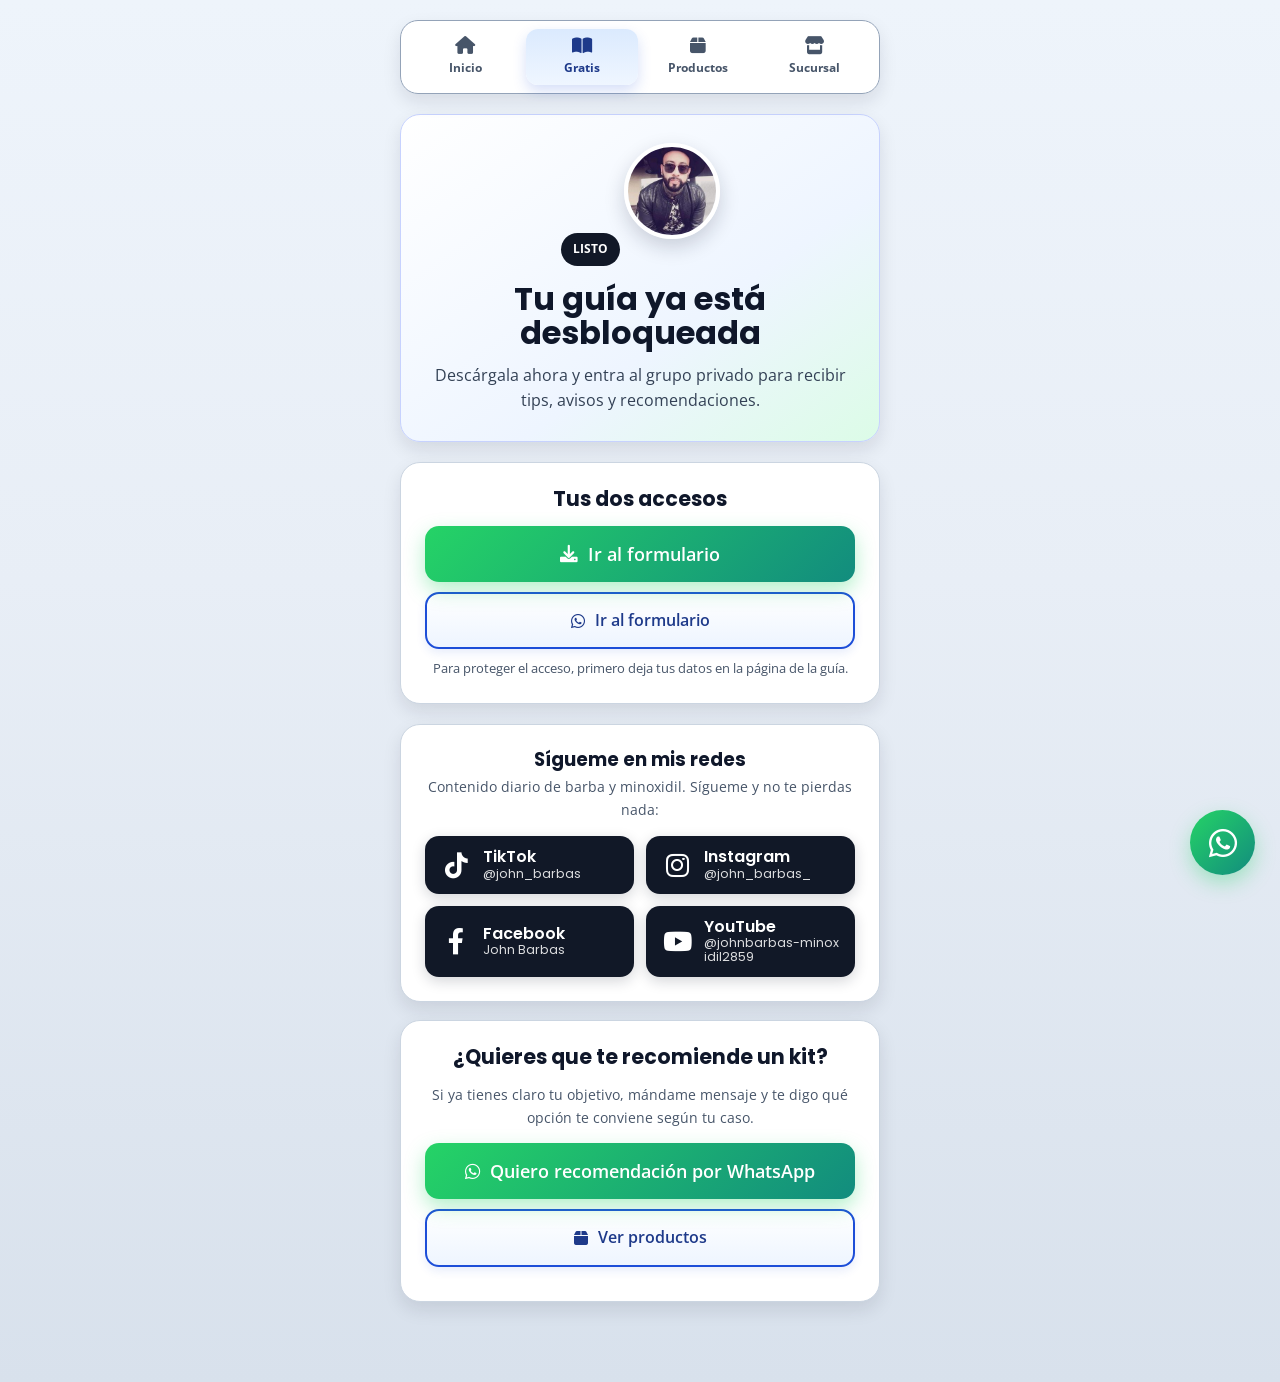
<file: gracias.html>
<!DOCTYPE html>
<html lang="es">
<head>
<!-- Google Tag Manager -->
<script>(function(w,d,s,l,i){w[l]=w[l]||[];w[l].push({'gtm.start':new Date().getTime(),event:'gtm.js'});var f=d.getElementsByTagName(s)[0],j=d.createElement(s),dl=l!='dataLayer'?'&l='+l:'';j.async=true;j.src='https://www.googletagmanager.com/gtm.js?id='+i+dl;f.parentNode.insertBefore(j,f);})(window,document,'script','dataLayer','GTM-P5PKNTZ5');</script>
<!-- End Google Tag Manager -->
<meta charset="UTF-8">
    <meta name="viewport" content="width=device-width, initial-scale=1.0">
    <title>Tu guía está lista - John Barbas</title>
    <meta name="description" content="Descarga la guía gratuita de John Barbas y entra al grupo privado de WhatsApp.">
    <link rel="icon" type="image/x-icon" href="images/favicon.ico">
    <link rel="preconnect" href="https://fonts.googleapis.com">
    <link rel="preconnect" href="https://fonts.gstatic.com" crossorigin>
    <link href="https://fonts.googleapis.com/css2?family=Open+Sans:wght@400;500;600;700&family=Poppins:wght@600;700;800&display=swap" rel="stylesheet">
    <link rel="stylesheet" href="https://cdnjs.cloudflare.com/ajax/libs/font-awesome/6.0.0/css/all.min.css" crossorigin="anonymous">
    <link rel="stylesheet" href="styles.css?v=6.2">
    <meta name="theme-color" content="#2563eb">
</head>
<body>
<!-- Google Tag Manager (noscript) -->
<noscript><iframe src="https://www.googletagmanager.com/ns.html?id=GTM-P5PKNTZ5" height="0" width="0" style="display:none;visibility:hidden"></iframe></noscript>
<!-- End Google Tag Manager (noscript) -->

    <div class="main-container thank-you-page">
        <nav class="unified-nav">
            <a href="index.html" class="nav-tab">
                <i class="fas fa-home"></i>
                <span>Inicio</span>
            </a>
            <a href="/guia" class="nav-tab active">
                <i class="fas fa-book-open"></i>
                <span>Gratis</span>
            </a>
            <a href="productos.html" class="nav-tab">
                <i class="fas fa-box"></i>
                <span>Productos</span>
            </a>
            <a href="sucursal.html" class="nav-tab">
                <i class="fas fa-store"></i>
                <span>Sucursal</span>
            </a>
        </nav>

        <section class="guide-hero thank-you-hero">
            <span class="guide-kicker">Listo</span>
            <img src="images/profile_johnbarbas1.jpg" alt="John Barbas" class="guide-avatar" decoding="async" fetchpriority="high">
            <h1>Tu guía ya está desbloqueada</h1>
            <p>Descárgala ahora y entra al grupo privado para recibir tips, avisos y recomendaciones.</p>
        </section>

        <section class="unified-card access-card" id="accessCard">
            <h2>Tus dos accesos</h2>
            <a href="#" id="downloadGuideButton" class="btn-unified btn-whatsapp is-disabled" target="_blank" rel="noopener">
                <i class="fas fa-download"></i>
                <span>Descargar libro gratis</span>
            </a>
            <a href="#" id="joinGroupButton" class="btn-unified btn-primary is-disabled" target="_blank" rel="noopener">
                <i class="fab fa-whatsapp"></i>
                <span>Entrar al grupo privado</span>
            </a>
            <p id="accessMessage" class="lead-status">Cargando tus accesos...</p>
        </section>

        <style>
.jb-social{margin:18px auto;max-width:640px;text-align:center}
.jb-social h3{font-family:'Poppins',sans-serif;margin:0 0 6px;font-size:1.05rem}
.jb-social p{margin:8px 0 0;color:#475569;font-size:.85rem}
.jb-social-row{display:flex;gap:14px;justify-content:center;margin-top:10px}
.jb-social-row a{width:52px;height:52px;border-radius:50%;display:flex;align-items:center;justify-content:center;background:#111827;color:#fff;font-size:22px;text-decoration:none}
.jb-social-row a:hover{background:#2563eb}
</style>
<section class="unified-card jb-follow" aria-label="Redes sociales de John Barbas">
    <h3>Sígueme en mis redes</h3>
    <p class="jb-follow-sub">Contenido diario de barba y minoxidil. Sígueme y no te pierdas nada:</p>
    <div class="jb-follow-grid">
        <a class="jb-follow-btn" href="https://www.tiktok.com/@john_barbas" target="_blank" rel="noopener" aria-label="TikTok de John Barbas">
            <i class="fab fa-tiktok"></i>
            <span class="jb-follow-txt"><span class="jb-follow-name">TikTok</span><span class="jb-follow-handle">@john_barbas</span></span>
        </a>
        <a class="jb-follow-btn" href="https://www.instagram.com/john_barbas_" target="_blank" rel="noopener" aria-label="Instagram de John Barbas">
            <i class="fab fa-instagram"></i>
            <span class="jb-follow-txt"><span class="jb-follow-name">Instagram</span><span class="jb-follow-handle">@john_barbas_</span></span>
        </a>
        <a class="jb-follow-btn" href="https://www.facebook.com/profile.php?id=1232120756799983" target="_blank" rel="noopener" aria-label="Facebook de John Barbas">
            <i class="fab fa-facebook-f"></i>
            <span class="jb-follow-txt"><span class="jb-follow-name">Facebook</span><span class="jb-follow-handle">John Barbas</span></span>
        </a>
        <a class="jb-follow-btn" href="https://www.youtube.com/@johnbarbas-minoxidil2859" target="_blank" rel="noopener" aria-label="YouTube de John Barbas">
            <i class="fab fa-youtube"></i>
            <span class="jb-follow-txt"><span class="jb-follow-name">YouTube</span><span class="jb-follow-handle">@johnbarbas-minoxidil2859</span></span>
        </a>
    </div>
</section>

        <section class="unified-card guide-next-step">
            <h2>¿Quieres que te recomiende un kit?</h2>
            <p>Si ya tienes claro tu objetivo, mándame mensaje y te digo qué opción te conviene según tu caso.</p>
            <a href="https://wa.me/525569380408?text=Hola%20John,%20ya%20descargu%C3%A9%20la%20gu%C3%ADa%20y%20quiero%20que%20me%20recomiendes%20mi%20kit." target="_blank" class="btn-unified btn-whatsapp">
                <i class="fab fa-whatsapp"></i>
                <span>Quiero recomendación por WhatsApp</span>
            </a>
            <a href="productos.html" class="btn-unified btn-primary">
                <i class="fas fa-box"></i>
                <span>Ver productos</span>
            </a>
        </section>
    </div>

    <script src="facebookPixel.js" async></script>
    <script>
        const access = JSON.parse(sessionStorage.getItem('johnbarbasLeadAccess') || '{}');
        const guideButton = document.getElementById('downloadGuideButton');
        const groupButton = document.getElementById('joinGroupButton');
        const message = document.getElementById('accessMessage');

        function enableAccess(button, url) {
            button.href = url;
            button.classList.remove('is-disabled');
            button.removeAttribute('aria-disabled');
        }

        if (access.guideUrl && access.whatsappGroupUrl) {
            enableAccess(guideButton, access.guideUrl);
            enableAccess(groupButton, access.whatsappGroupUrl);
            message.textContent = 'También te enviamos el acceso por email para que no lo pierdas.';
            if (typeof fbq !== 'undefined') {
                fbq('track', 'ViewContent', { content_name: 'Guia Minoxidil John Barbas' });
            }
        } else {
            message.textContent = 'Para proteger el acceso, primero deja tus datos en la página de la guía.';
            guideButton.href = '/guia';
            groupButton.href = '/guia';
            guideButton.querySelector('span').textContent = 'Ir al formulario';
            groupButton.querySelector('span').textContent = 'Ir al formulario';
            guideButton.classList.remove('is-disabled');
            groupButton.classList.remove('is-disabled');
        }
    </script>
    <a href="https://wa.me/525569380408?text=Hola%2C%20vi%20John%20Barbas%20y%20quiero%20informaci%C3%B3n%20del%20B%C3%A1lsamo%20Minoxidil%2020%25" target="_blank" rel="noopener" class="whatsapp-float" aria-label="Abrir WhatsApp de Maximus Inc">
        <i class="fab fa-whatsapp"></i>
    </a>
</body>
</html>
</file>
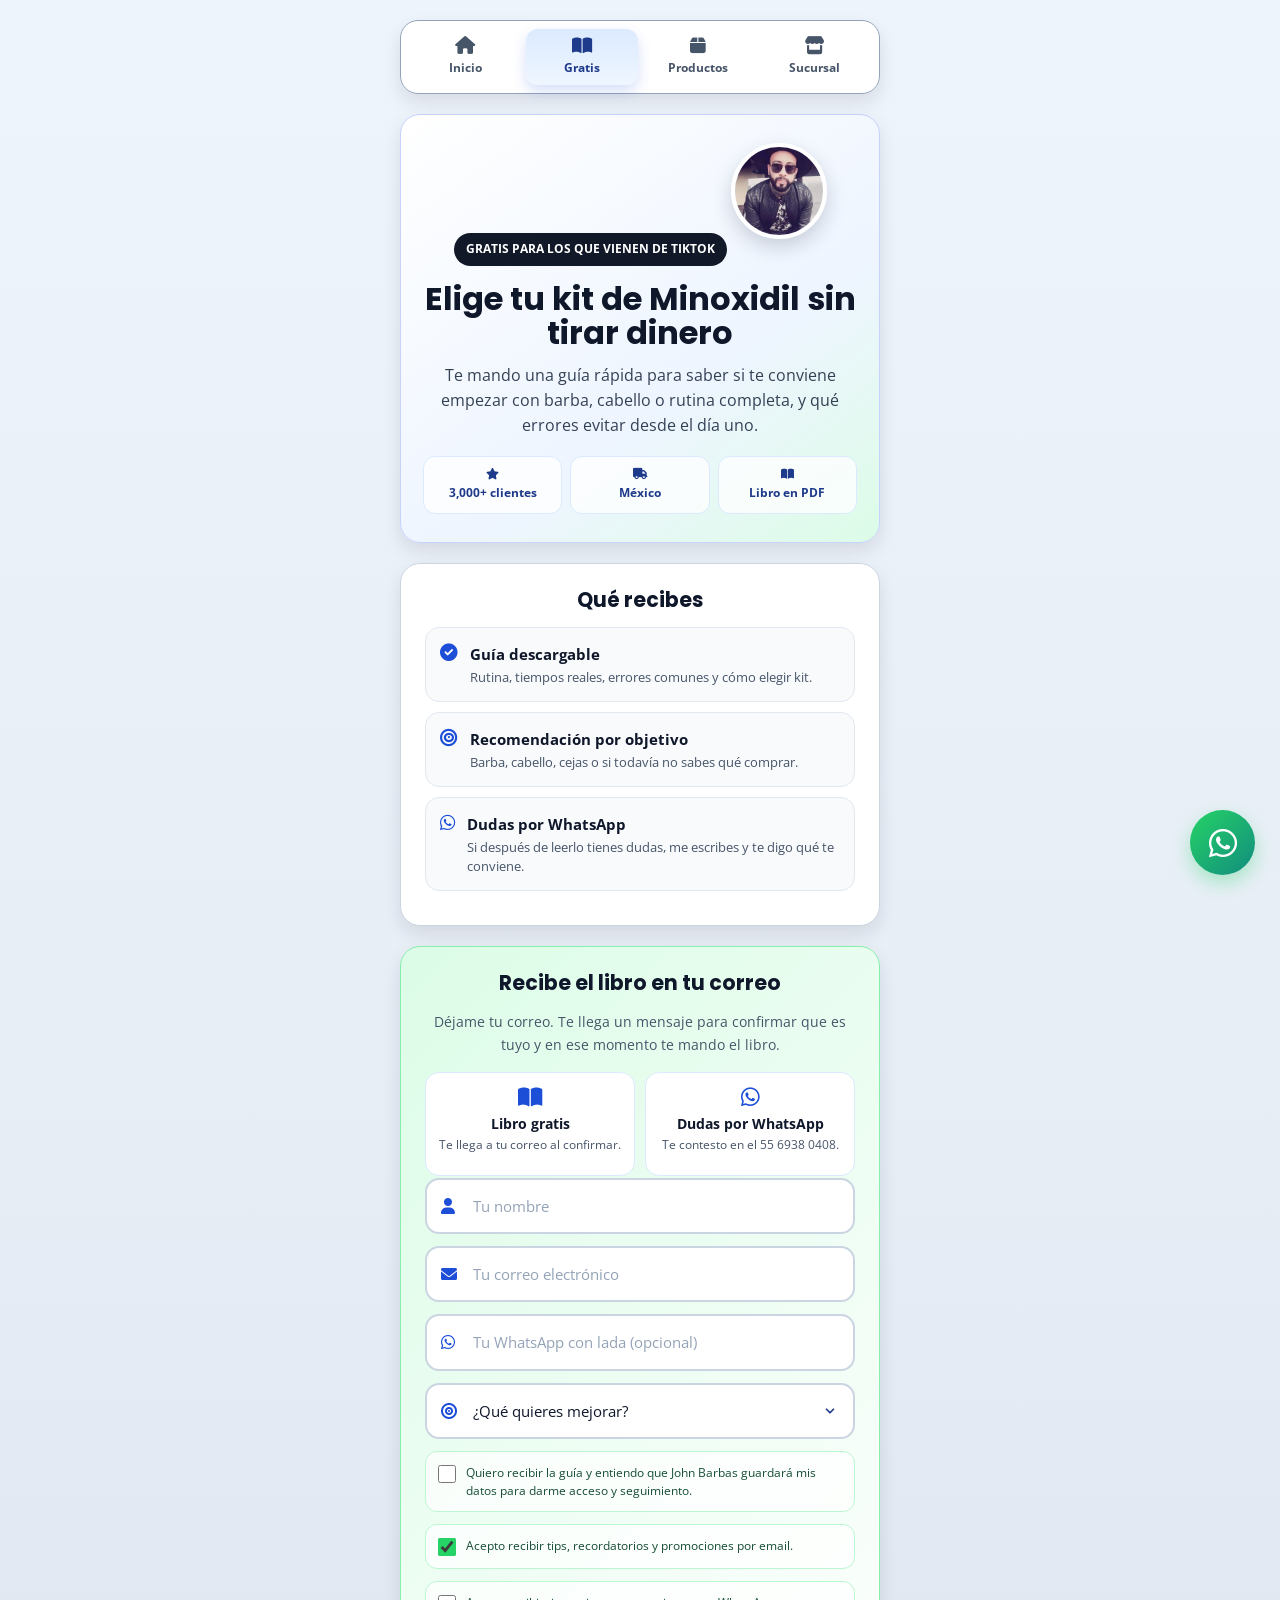
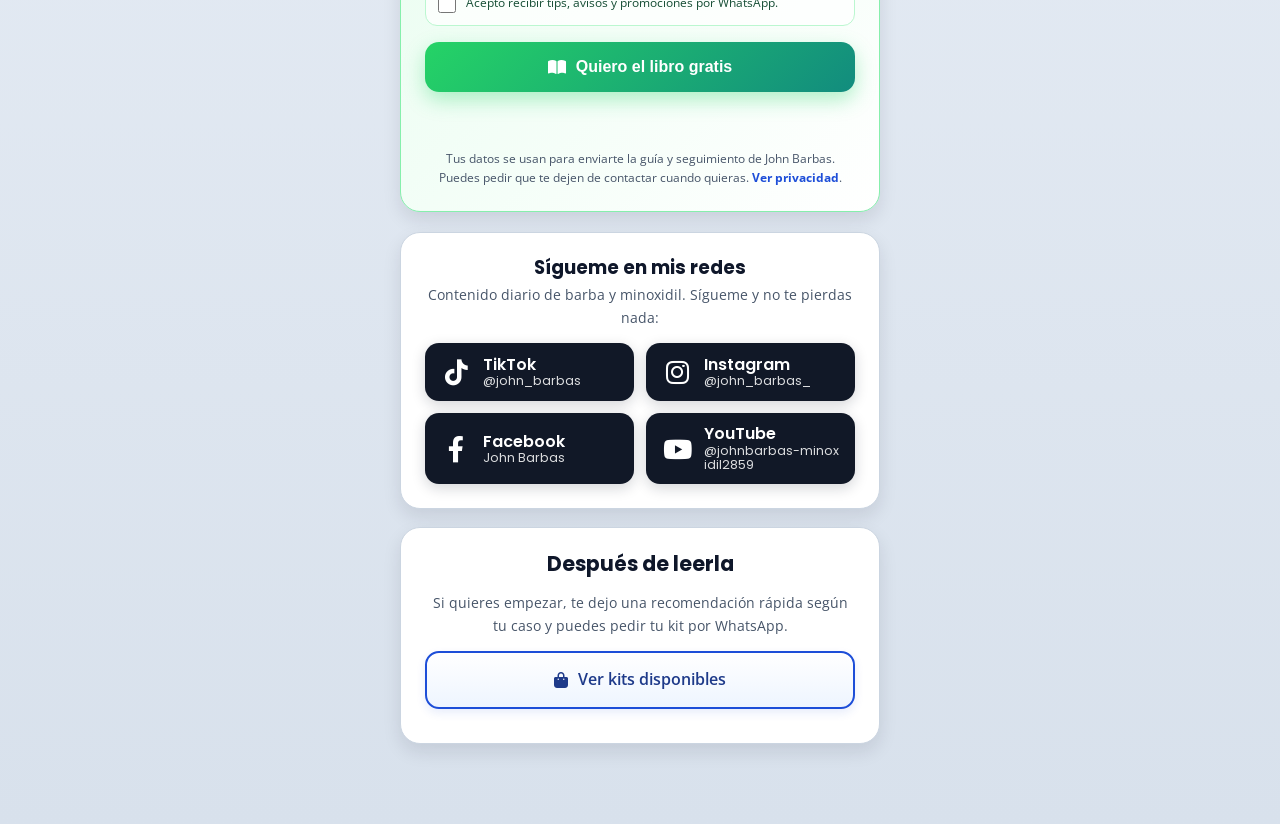
<file: guia.html>
<!DOCTYPE html>
<html lang="es">
<head>
<!-- Google Tag Manager -->
<script>(function(w,d,s,l,i){w[l]=w[l]||[];w[l].push({'gtm.start':new Date().getTime(),event:'gtm.js'});var f=d.getElementsByTagName(s)[0],j=d.createElement(s),dl=l!='dataLayer'?'&l='+l:'';j.async=true;j.src='https://www.googletagmanager.com/gtm.js?id='+i+dl;f.parentNode.insertBefore(j,f);})(window,document,'script','dataLayer','GTM-P5PKNTZ5');</script>
<!-- End Google Tag Manager -->
<meta charset="UTF-8">
    <meta name="viewport" content="width=device-width, initial-scale=1.0">
    <title>Guía gratis de Minoxidil - John Barbas</title>
    <meta name="description" content="Descarga gratis la guía de John Barbas para elegir tu kit de Minoxidil según tu caso.">
    <link rel="icon" type="image/x-icon" href="images/favicon.ico">
    <link rel="preconnect" href="https://fonts.googleapis.com">
    <link rel="preconnect" href="https://fonts.gstatic.com" crossorigin>
    <link href="https://fonts.googleapis.com/css2?family=Open+Sans:wght@400;500;600;700&family=Poppins:wght@600;700;800&display=swap" rel="stylesheet">
    <link rel="stylesheet" href="https://cdnjs.cloudflare.com/ajax/libs/font-awesome/6.0.0/css/all.min.css" crossorigin="anonymous">
    <link rel="stylesheet" href="styles.css?v=6.3">
    <meta name="theme-color" content="#2563eb">
</head>
<body>
<!-- Google Tag Manager (noscript) -->
<noscript><iframe src="https://www.googletagmanager.com/ns.html?id=GTM-P5PKNTZ5" height="0" width="0" style="display:none;visibility:hidden"></iframe></noscript>
<!-- End Google Tag Manager (noscript) -->

    <div class="main-container guide-page">
        <nav class="unified-nav">
            <a href="index.html" class="nav-tab">
                <i class="fas fa-home"></i>
                <span>Inicio</span>
            </a>
            <a href="/guia" class="nav-tab active">
                <i class="fas fa-book-open"></i>
                <span>Gratis</span>
            </a>
            <a href="productos.html" class="nav-tab">
                <i class="fas fa-box"></i>
                <span>Productos</span>
            </a>
            <a href="sucursal.html" class="nav-tab">
                <i class="fas fa-store"></i>
                <span>Sucursal</span>
            </a>
        </nav>

        <header class="guide-hero">
            <span class="guide-kicker">Gratis para los que vienen de TikTok</span>
            <img src="images/profile_johnbarbas1.jpg" alt="John Barbas" class="guide-avatar" decoding="async" fetchpriority="high">
            <h1>Elige tu kit de Minoxidil sin tirar dinero</h1>
            <p>Te mando una guía rápida para saber si te conviene empezar con barba, cabello o rutina completa, y qué errores evitar desde el día uno.</p>
            <div class="guide-proof-row">
                <span><i class="fas fa-star"></i> 3,000+ clientes</span>
                <span><i class="fas fa-truck"></i> México</span>
                <span><i class="fas fa-book-open"></i> Libro en PDF</span>
            </div>
        </header>

        <section class="unified-card guide-benefits">
            <h2>Qué recibes</h2>
            <div class="guide-benefit">
                <i class="fas fa-check-circle"></i>
                <div>
                    <strong>Guía descargable</strong>
                    <span>Rutina, tiempos reales, errores comunes y cómo elegir kit.</span>
                </div>
            </div>
            <div class="guide-benefit">
                <i class="fas fa-bullseye"></i>
                <div>
                    <strong>Recomendación por objetivo</strong>
                    <span>Barba, cabello, cejas o si todavía no sabes qué comprar.</span>
                </div>
            </div>
            <div class="guide-benefit">
                <i class="fab fa-whatsapp"></i>
                <div>
                    <strong>Dudas por WhatsApp</strong>
                    <span>Si después de leerlo tienes dudas, me escribes y te digo qué te conviene.</span>
                </div>
            </div>
        </section>

        <section class="unified-card lead-card guide-form-card">
            <h2>Recibe el libro en tu correo</h2>
            <p>Déjame tu correo. Te llega un mensaje para confirmar que es tuyo y en ese momento te mando el libro.</p>

            <div class="unlock-pair">
                <div class="unlock-item">
                    <i class="fas fa-book-open"></i>
                    <strong>Libro gratis</strong>
                    <span>Te llega a tu correo al confirmar.</span>
                </div>
                <div class="unlock-item">
                    <i class="fab fa-whatsapp"></i>
                    <strong>Dudas por WhatsApp</strong>
                    <span>Te contesto en el 55 6938 0408.</span>
                </div>
            </div>

            <form id="guideLeadForm" class="lead-form" novalidate>
                <input type="text" name="website" class="lead-honeypot" tabindex="-1" autocomplete="off" aria-hidden="true">

                <div class="lead-field">
                    <i class="fas fa-user"></i>
                    <input type="text" name="name" placeholder="Tu nombre" autocomplete="name" required>
                </div>

                <div class="lead-field">
                    <i class="fas fa-envelope"></i>
                    <input type="email" name="email" placeholder="Tu correo electrónico" autocomplete="email" required>
                </div>

                <div class="lead-field">
                    <i class="fab fa-whatsapp"></i>
                    <input type="tel" name="whatsapp" placeholder="Tu WhatsApp con lada (opcional)" autocomplete="tel">
                </div>

                <div class="lead-field">
                    <i class="fas fa-bullseye"></i>
                    <select name="goal">
                        <option value="">¿Qué quieres mejorar?</option>
                        <option value="barba">Barba</option>
                        <option value="cabello">Cabello</option>
                        <option value="cejas-pestanas">Cejas / pestañas</option>
                        <option value="orientacion">No sé, quiero orientación</option>
                    </select>
                </div>

                <label class="lead-check">
                    <input type="checkbox" name="guideConsent" required>
                    <span>Quiero recibir la guía y entiendo que John Barbas guardará mis datos para darme acceso y seguimiento.</span>
                </label>

                <label class="lead-check">
                    <input type="checkbox" name="emailMarketingConsent" checked>
                    <span>Acepto recibir tips, recordatorios y promociones por email.</span>
                </label>

                <label class="lead-check">
                    <input type="checkbox" name="whatsappMarketingConsent">
                    <span>Acepto recibir tips, avisos y promociones por WhatsApp.</span>
                </label>

                <button type="submit" class="btn-unified btn-whatsapp" id="guideSubmitButton">
                    <i class="fas fa-book-open"></i>
                    <span>Quiero el libro gratis</span>
                </button>

                <a href="https://wa.me/525569380408?text=Hola%20John,%20quiero%20recibir%20el%20libro%20gratis." target="_blank" class="lead-fallback-link" id="leadFallbackLink">
                    Si falla el registro, mándame tus datos por WhatsApp
                </a>

                <p id="guideLeadStatus" class="lead-status" role="status" aria-live="polite"></p>
            </form>

            <p class="lead-privacy-note">
                Tus datos se usan para enviarte la guía y seguimiento de John Barbas. Puedes pedir que te dejen de contactar cuando quieras. <a href="privacidad.html">Ver privacidad</a>.
            </p>
        </section>

        <style>
.jb-social{margin:18px auto;max-width:640px;text-align:center}
.jb-social h3{font-family:'Poppins',sans-serif;margin:0 0 6px;font-size:1.05rem}
.jb-social p{margin:8px 0 0;color:#475569;font-size:.85rem}
.jb-social-row{display:flex;gap:14px;justify-content:center;margin-top:10px}
.jb-social-row a{width:52px;height:52px;border-radius:50%;display:flex;align-items:center;justify-content:center;background:#111827;color:#fff;font-size:22px;text-decoration:none}
.jb-social-row a:hover{background:#2563eb}
</style>
<section class="unified-card jb-follow" aria-label="Redes sociales de John Barbas">
    <h3>Sígueme en mis redes</h3>
    <p class="jb-follow-sub">Contenido diario de barba y minoxidil. Sígueme y no te pierdas nada:</p>
    <div class="jb-follow-grid">
        <a class="jb-follow-btn" href="https://www.tiktok.com/@john_barbas" target="_blank" rel="noopener" aria-label="TikTok de John Barbas">
            <i class="fab fa-tiktok"></i>
            <span class="jb-follow-txt"><span class="jb-follow-name">TikTok</span><span class="jb-follow-handle">@john_barbas</span></span>
        </a>
        <a class="jb-follow-btn" href="https://www.instagram.com/john_barbas_" target="_blank" rel="noopener" aria-label="Instagram de John Barbas">
            <i class="fab fa-instagram"></i>
            <span class="jb-follow-txt"><span class="jb-follow-name">Instagram</span><span class="jb-follow-handle">@john_barbas_</span></span>
        </a>
        <a class="jb-follow-btn" href="https://www.facebook.com/profile.php?id=1232120756799983" target="_blank" rel="noopener" aria-label="Facebook de John Barbas">
            <i class="fab fa-facebook-f"></i>
            <span class="jb-follow-txt"><span class="jb-follow-name">Facebook</span><span class="jb-follow-handle">John Barbas</span></span>
        </a>
        <a class="jb-follow-btn" href="https://www.youtube.com/@johnbarbas-minoxidil2859" target="_blank" rel="noopener" aria-label="YouTube de John Barbas">
            <i class="fab fa-youtube"></i>
            <span class="jb-follow-txt"><span class="jb-follow-name">YouTube</span><span class="jb-follow-handle">@johnbarbas-minoxidil2859</span></span>
        </a>
    </div>
</section>

        <section class="unified-card guide-offer">
            <h2>Después de leerla</h2>
            <p>Si quieres empezar, te dejo una recomendación rápida según tu caso y puedes pedir tu kit por WhatsApp.</p>
            <a href="productos.html" class="btn-unified btn-primary">
                <i class="fas fa-shopping-bag"></i>
                <span>Ver kits disponibles</span>
            </a>
        </section>
    </div>

    <script src="facebookPixel.js" async></script>
    <script src="lead.js" defer></script>
    <a href="https://wa.me/525569380408?text=Hola%2C%20vi%20John%20Barbas%20y%20quiero%20informaci%C3%B3n%20del%20B%C3%A1lsamo%20Minoxidil%2020%25" target="_blank" rel="noopener" class="whatsapp-float" aria-label="Abrir WhatsApp de Maximus Inc">
        <i class="fab fa-whatsapp"></i>
    </a>
</body>
</html>
</file>
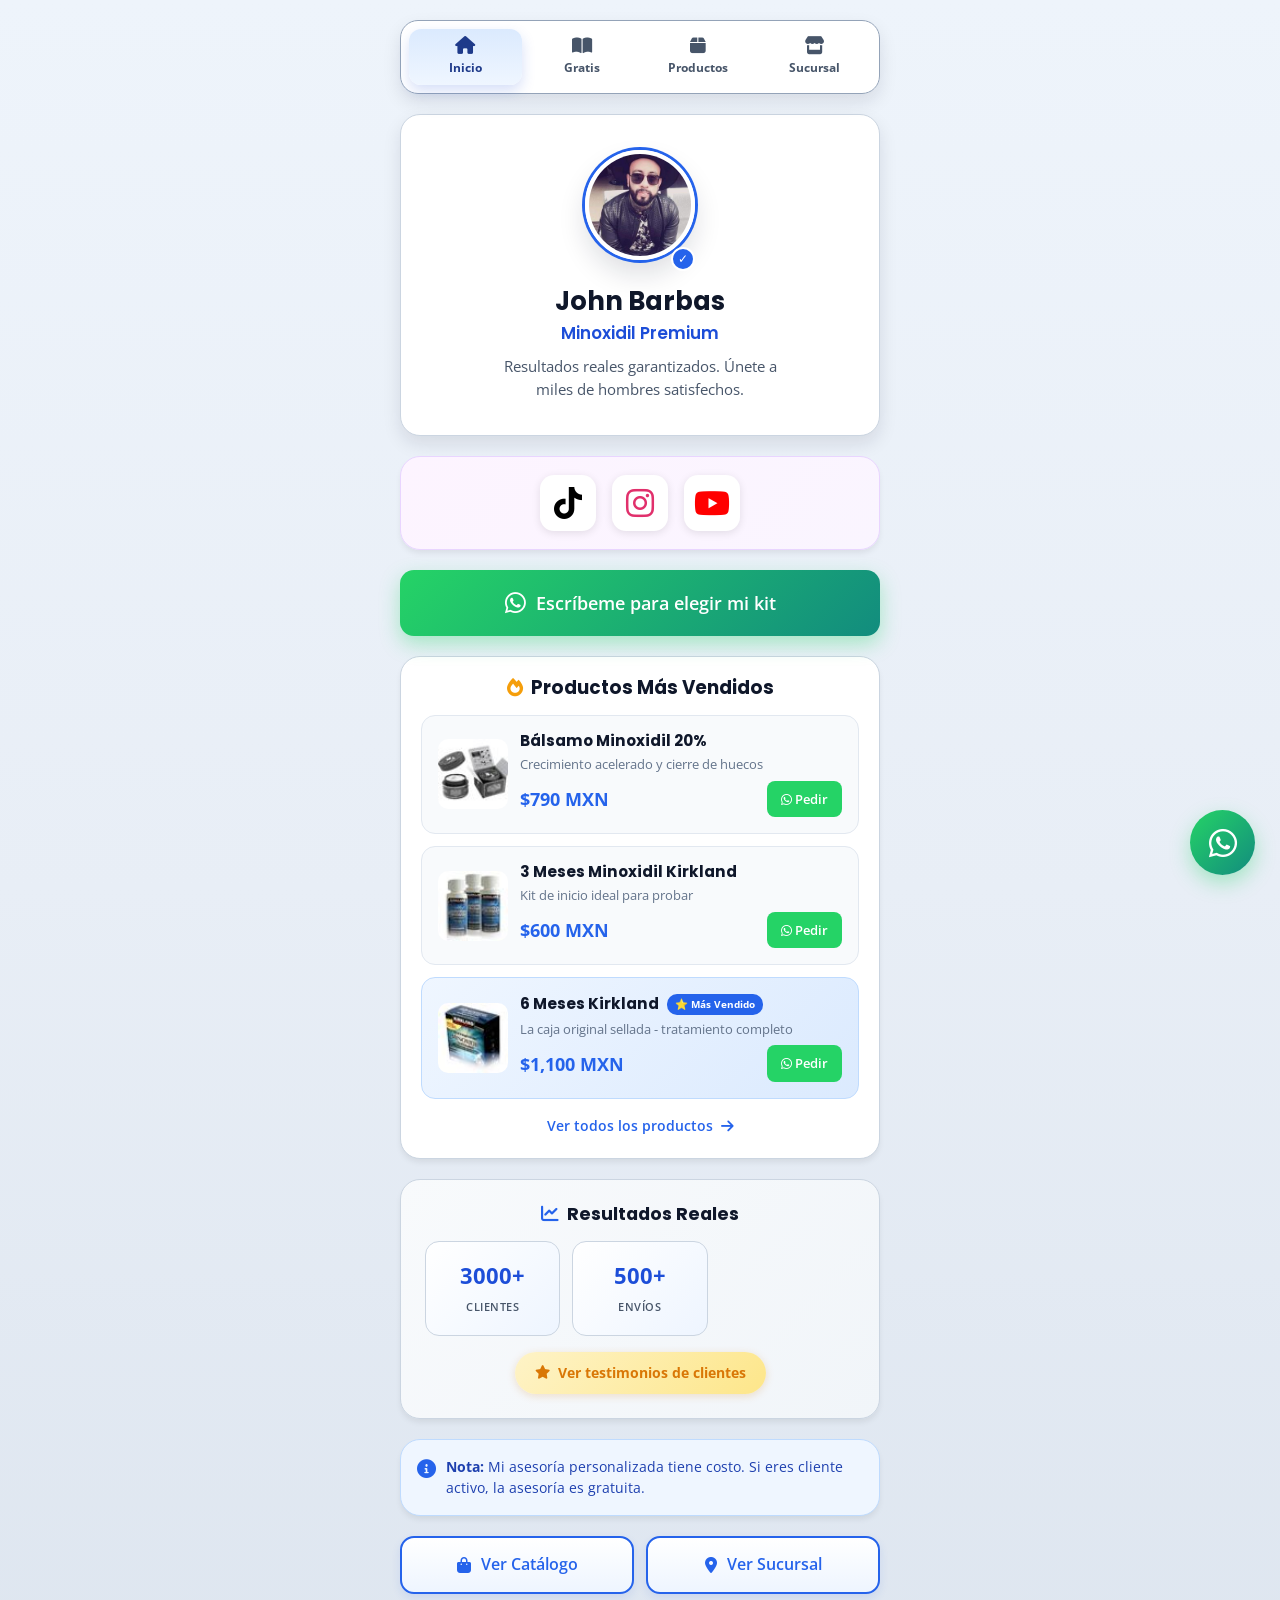
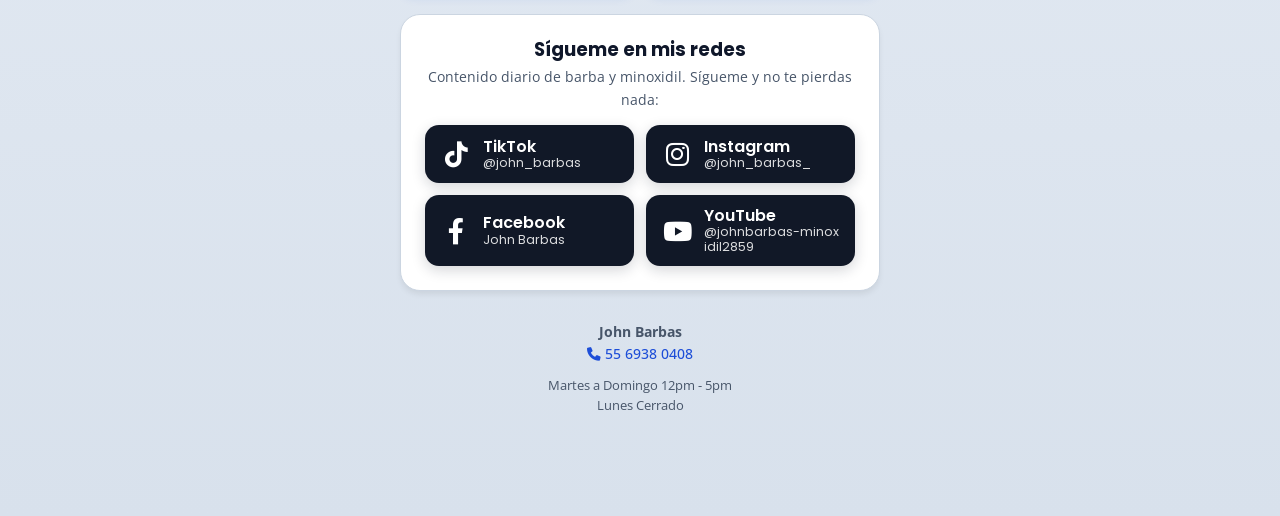
<file: landing.html>
<!DOCTYPE html>
<html lang="es">
<head>
<!-- Google Tag Manager -->
<script>(function(w,d,s,l,i){w[l]=w[l]||[];w[l].push({'gtm.start':new Date().getTime(),event:'gtm.js'});var f=d.getElementsByTagName(s)[0],j=d.createElement(s),dl=l!='dataLayer'?'&l='+l:'';j.async=true;j.src='https://www.googletagmanager.com/gtm.js?id='+i+dl;f.parentNode.insertBefore(j,f);})(window,document,'script','dataLayer','GTM-P5PKNTZ5');</script>
<!-- End Google Tag Manager -->
<meta charset="UTF-8">
    <meta name="viewport" content="width=device-width, initial-scale=1.0">
    <title>John Barbas - Minoxidil Premium</title>
    <link rel="icon" type="image/x-icon" href="images/favicon.ico">
    <link rel="preconnect" href="https://fonts.googleapis.com">
    <link rel="preconnect" href="https://fonts.gstatic.com" crossorigin>
    <link href="https://fonts.googleapis.com/css2?family=Open+Sans:wght@400;500;600&family=Poppins:wght@500;600;700&display=swap" rel="stylesheet">
    <link rel="stylesheet" href="https://cdnjs.cloudflare.com/ajax/libs/font-awesome/6.0.0/css/all.min.css" crossorigin="anonymous">
    
    <!-- Main Styles -->
    <link rel="stylesheet" href="styles.css?v=6.2">
    
    <!-- Critical CSS Fallback -->
    <style>
        body { font-family: 'Open Sans', sans-serif; background-color: #f8fafc; margin: 0; padding: 20px; display: flex; flex-direction: column; align-items: center; }
        .main-container { width: 100%; max-width: 480px; background: transparent; }
        .unified-card { background: white; border-radius: 20px; padding: 24px; margin-bottom: 20px; box-shadow: 0 4px 6px -1px rgba(0, 0, 0, 0.08); }
        .btn-unified { display: flex; align-items: center; justify-content: center; width: 100%; padding: 14px; border-radius: 14px; font-weight: 600; margin-bottom: 10px; text-decoration: none; border: none; cursor: pointer; }
        .btn-whatsapp { background-color: #25D366; color: white; }
        .btn-primary { background-color: white; color: #2563eb; border: 2px solid #2563eb; }
        .page-header { text-align: center; background: white; padding: 35px 25px; border-radius: 20px; margin-bottom: 20px; }
        .nav-tab { text-decoration: none; color: #6b7280; font-size: 0.8rem; display: flex; flex-direction: column; align-items: center; }
        .unified-nav { background: white; padding: 12px; border-radius: 20px; display: flex; justify-content: space-around; margin-bottom: 20px; }
        img { max-width: 100%; }
    </style>

    <meta name="theme-color" content="#2563eb">
    <link rel="manifest" href="manifest.json">
</head>
<body>
<!-- Google Tag Manager (noscript) -->
<noscript><iframe src="https://www.googletagmanager.com/ns.html?id=GTM-P5PKNTZ5" height="0" width="0" style="display:none;visibility:hidden"></iframe></noscript>
<!-- End Google Tag Manager (noscript) -->

    <div class="main-container">
        
        <nav class="unified-nav">
            <a href="index.html" class="nav-tab active">
                <i class="fas fa-home"></i>
                <span>Inicio</span>
            </a>
            <a href="/guia" class="nav-tab">
                <i class="fas fa-book-open"></i>
                <span>Gratis</span>
            </a>
            <a href="productos.html" class="nav-tab">
                <i class="fas fa-box"></i>
                <span>Productos</span>
            </a>
            <a href="sucursal.html" class="nav-tab">
                <i class="fas fa-store"></i>
                <span>Sucursal</span>
            </a>
        </nav>

        <header class="page-header">
            <div style="position: relative; display: inline-block;">
                <img src="images/profile_johnbarbas1.jpg" alt="John Barbas" class="profile-image" decoding="async" fetchpriority="high">
                <div style="position: absolute; bottom: 15px; right: 0; background: #2563eb; color: white; border-radius: 50%; width: 24px; height: 24px; display: flex; align-items: center; justify-content: center; border: 2px solid white; font-size: 12px;">✓</div>
            </div>
            <h1 class="page-title">John Barbas</h1>
            <h2 class="page-subtitle">Minoxidil Premium</h2>
            <p class="page-description">
                Resultados reales garantizados. Únete a miles de hombres satisfechos.
            </p>
        </header>

        <!-- Redes Sociales -->
        <div class="unified-card" style="background: linear-gradient(135deg, #fdf4ff 0%, #faf5ff 100%); border: 1px solid #e9d5ff; padding: 18px;">
            <div style="display: flex; justify-content: center; gap: 16px; font-size: 2rem;">
                <a href="https://www.tiktok.com/@john_barbas" target="_blank" style="color: #000000; background: white; width: 56px; height: 56px; border-radius: 14px; display: flex; align-items: center; justify-content: center; box-shadow: 0 2px 8px rgba(0,0,0,0.1); transition: transform 0.2s, box-shadow 0.2s;">
                    <i class="fab fa-tiktok"></i>
                </a>
                <a href="https://www.instagram.com/john_barbas_" target="_blank" style="color: #E1306C; background: white; width: 56px; height: 56px; border-radius: 14px; display: flex; align-items: center; justify-content: center; box-shadow: 0 2px 8px rgba(0,0,0,0.1); transition: transform 0.2s, box-shadow 0.2s;">
                    <i class="fab fa-instagram"></i>
                </a>
                <a href="https://www.youtube.com/@johnbarbas-minoxidil2859" target="_blank" style="color: #FF0000; background: white; width: 56px; height: 56px; border-radius: 14px; display: flex; align-items: center; justify-content: center; box-shadow: 0 2px 8px rgba(0,0,0,0.1); transition: transform 0.2s, box-shadow 0.2s;">
                    <i class="fab fa-youtube"></i>
                </a>
            </div>
        </div>

        <!-- CTA Principal WhatsApp -->
        <a href="https://wa.me/525569380408?text=Hola%20John,%20quiero%20comprar%20un%20kit%20de%20Minoxidil." 
           target="_blank" class="btn-unified btn-whatsapp" style="padding: 18px 24px; font-size: 1.15rem; margin-bottom: 20px; box-shadow: 0 8px 20px rgba(37, 211, 102, 0.35);">
            <i class="fab fa-whatsapp" style="font-size: 1.5rem;"></i>
            <span>Escríbeme para elegir mi kit</span>
        </a>

        <!-- Productos Destacados -->
        <div class="unified-card" style="padding: 20px;">
            <h3 class="card-title" style="margin-bottom: 16px; text-align: center;">
                <i class="fas fa-fire" style="color: #f59e0b; margin-right: 8px;"></i>Productos Más Vendidos
            </h3>
            
            <!-- Balsamo -->
            <div style="background: #f8fafc; border-radius: 14px; padding: 16px; margin-bottom: 12px; border: 1px solid #e2e8f0;">
                <div style="display: flex; gap: 12px; align-items: center;">
                    <div style="width: 70px; height: 70px; border-radius: 10px; overflow: hidden; flex-shrink: 0;">
                        <img src="images/product/1balsamo.jpg" alt="Bálsamo Minoxidil" style="width: 100%; height: 100%; object-fit: cover;" decoding="async" loading="lazy">
                    </div>
                    <div style="flex-grow: 1;">
                        <h4 style="font-size: 0.95rem; font-weight: 700; margin: 0 0 4px 0; color: #0f172a;">Bálsamo Minoxidil 20%</h4>
                        <p style="font-size: 0.8rem; color: #64748b; margin: 0 0 6px 0;">Crecimiento acelerado y cierre de huecos</p>
                        <div style="display: flex; justify-content: space-between; align-items: center;">
                            <span style="font-size: 1.1rem; font-weight: 700; color: #2563eb;">$790 MXN</span>
                            <a href="https://wa.me/525569380408?text=Hola%20John,%20quiero%20el%20B%C3%A1lsamo%20Minoxidil%2020%25." target="_blank" style="background: #25D366; color: white; padding: 8px 14px; border-radius: 8px; font-size: 0.8rem; font-weight: 600; text-decoration: none;">
                                <i class="fab fa-whatsapp"></i> Pedir
                            </a>
                        </div>
                    </div>
                </div>
            </div>
            
            <!-- 3 Meses -->
            <div style="background: #f8fafc; border-radius: 14px; padding: 16px; margin-bottom: 12px; border: 1px solid #e2e8f0;">
                <div style="display: flex; gap: 12px; align-items: center;">
                    <div style="width: 70px; height: 70px; border-radius: 10px; overflow: hidden; flex-shrink: 0;">
                        <img src="images/product/3meses.jpg" alt="3 Meses Kirkland" style="width: 100%; height: 100%; object-fit: cover;" decoding="async" loading="lazy">
                    </div>
                    <div style="flex-grow: 1;">
                        <h4 style="font-size: 0.95rem; font-weight: 700; margin: 0 0 4px 0; color: #0f172a;">3 Meses Minoxidil Kirkland</h4>
                        <p style="font-size: 0.8rem; color: #64748b; margin: 0 0 6px 0;">Kit de inicio ideal para probar</p>
                        <div style="display: flex; justify-content: space-between; align-items: center;">
                            <span style="font-size: 1.1rem; font-weight: 700; color: #2563eb;">$600 MXN</span>
                            <a href="https://wa.me/525569380408?text=Hola%20John,%20quiero%20el%20pack%20de%203%20meses%20Kirkland." target="_blank" style="background: #25D366; color: white; padding: 8px 14px; border-radius: 8px; font-size: 0.8rem; font-weight: 600; text-decoration: none;">
                                <i class="fab fa-whatsapp"></i> Pedir
                            </a>
                        </div>
                    </div>
                </div>
            </div>
            
            <!-- 6 Meses -->
            <div style="background: linear-gradient(135deg, #eff6ff 0%, #dbeafe 100%); border-radius: 14px; padding: 16px; border: 1px solid #bfdbfe;">
                <div style="display: flex; gap: 12px; align-items: center;">
                    <div style="width: 70px; height: 70px; border-radius: 10px; overflow: hidden; flex-shrink: 0;">
                        <img src="images/product/6meses.jpg" alt="6 Meses Kirkland" style="width: 100%; height: 100%; object-fit: cover;" decoding="async" loading="lazy">
                    </div>
                    <div style="flex-grow: 1;">
                        <div style="display: flex; align-items: center; gap: 8px; margin-bottom: 4px;">
                            <h4 style="font-size: 0.95rem; font-weight: 700; margin: 0; color: #0f172a;">6 Meses Kirkland</h4>
                            <span style="background: #2563eb; color: white; font-size: 0.65rem; padding: 2px 8px; border-radius: 10px; font-weight: 700;">⭐ Más Vendido</span>
                        </div>
                        <p style="font-size: 0.8rem; color: #64748b; margin: 0 0 6px 0;">La caja original sellada - tratamiento completo</p>
                        <div style="display: flex; justify-content: space-between; align-items: center;">
                            <span style="font-size: 1.1rem; font-weight: 700; color: #2563eb;">$1,100 MXN</span>
                            <a href="https://wa.me/525569380408?text=Hola%20John,%20quiero%20los%206%20meses%20Kirkland." target="_blank" style="background: #25D366; color: white; padding: 8px 14px; border-radius: 8px; font-size: 0.8rem; font-weight: 600; text-decoration: none;">
                                <i class="fab fa-whatsapp"></i> Pedir
                            </a>
                        </div>
                    </div>
                </div>
            </div>
            
            <div style="text-align: center; margin-top: 14px;">
                <a href="productos.html" style="color: #2563eb; font-size: 0.9rem; font-weight: 600; text-decoration: none;">
                    Ver todos los productos <i class="fas fa-arrow-right" style="margin-left: 4px;"></i>
                </a>
            </div>
        </div>

        <!-- Social Proof -->
        <div class="unified-card" style="background: linear-gradient(135deg, #f8fafc 0%, #f1f5f9 100%);">
            <h3 class="card-title text-center mb-3" style="font-size: 1.1rem;">
                <i class="fas fa-chart-line" style="color: #2563eb; margin-right: 8px;"></i>Resultados Reales
            </h3>
            <div class="stats-container">
                <div class="stat-item">
                    <span class="stat-number">3000+</span>
                    <span class="stat-label">Clientes</span>
                </div>
                <div class="stat-item">
                    <span class="stat-number">500+</span>
                    <span class="stat-label">Envíos</span>
                </div>
            </div>
            <div style="text-align: center; margin-top: 16px;">
                <a href="https://maximus-inc.com.mx/pages/clientes-de-maximus-satisfechos" target="_blank" style="display: inline-flex; align-items: center; gap: 8px; background: linear-gradient(135deg, #fef3c7 0%, #fde68a 100%); color: #d97706; padding: 10px 20px; border-radius: 25px; font-size: 0.85rem; font-weight: 700; text-decoration: none; box-shadow: 0 2px 8px rgba(217, 119, 6, 0.2);">
                    <i class="fas fa-star"></i> Ver testimonios de clientes
                </a>
            </div>
        </div>

        <!-- Nota -->
        <div class="unified-card" style="background-color: #eff6ff; border-color: #bfdbfe; padding: 16px;">
            <div style="display: flex; gap: 10px; align-items: start;">
                <i class="fas fa-info-circle" style="color: #2563eb; font-size: 1.2rem; margin-top: 3px;"></i>
                <p style="font-size: 0.85rem; color: #1e40af; margin: 0;">
                    <strong>Nota:</strong> Mi asesoría personalizada tiene costo. Si eres cliente activo, la asesoría es gratuita.
                </p>
            </div>
        </div>

        <!-- Botones Secundarios -->
        <div style="display: flex; gap: 12px; margin-bottom: 20px;">
            <a href="productos.html" class="btn-unified btn-primary" style="flex: 1; margin-bottom: 0;">
                <i class="fas fa-shopping-bag"></i>
                <span>Ver Catálogo</span>
            </a>
            <a href="sucursal.html" class="btn-unified btn-primary" style="flex: 1; margin-bottom: 0;">
                <i class="fas fa-map-marker-alt"></i>
                <span>Ver Sucursal</span>
            </a>
        </div>

<section class="unified-card jb-follow" aria-label="Redes sociales de John Barbas">
    <h3>Sígueme en mis redes</h3>
    <p class="jb-follow-sub">Contenido diario de barba y minoxidil. Sígueme y no te pierdas nada:</p>
    <div class="jb-follow-grid">
        <a class="jb-follow-btn" href="https://www.tiktok.com/@john_barbas" target="_blank" rel="noopener" aria-label="TikTok de John Barbas">
            <i class="fab fa-tiktok"></i>
            <span class="jb-follow-txt"><span class="jb-follow-name">TikTok</span><span class="jb-follow-handle">@john_barbas</span></span>
        </a>
        <a class="jb-follow-btn" href="https://www.instagram.com/john_barbas_" target="_blank" rel="noopener" aria-label="Instagram de John Barbas">
            <i class="fab fa-instagram"></i>
            <span class="jb-follow-txt"><span class="jb-follow-name">Instagram</span><span class="jb-follow-handle">@john_barbas_</span></span>
        </a>
        <a class="jb-follow-btn" href="https://www.facebook.com/profile.php?id=1232120756799983" target="_blank" rel="noopener" aria-label="Facebook de John Barbas">
            <i class="fab fa-facebook-f"></i>
            <span class="jb-follow-txt"><span class="jb-follow-name">Facebook</span><span class="jb-follow-handle">John Barbas</span></span>
        </a>
        <a class="jb-follow-btn" href="https://www.youtube.com/@johnbarbas-minoxidil2859" target="_blank" rel="noopener" aria-label="YouTube de John Barbas">
            <i class="fab fa-youtube"></i>
            <span class="jb-follow-txt"><span class="jb-follow-name">YouTube</span><span class="jb-follow-handle">@johnbarbas-minoxidil2859</span></span>
        </a>
    </div>
</section>

        <!-- Footer -->
        <footer class="unified-footer">
            <p><strong>John Barbas</strong></p>
            <div class="mb-2">
                <a href="tel:+525569380408"><i class="fas fa-phone"></i> 55 6938 0408</a>
            </div>
            <p style="font-size: 0.8rem;">
                Martes a Domingo 12pm - 5pm<br>
                Lunes Cerrado
            </p>
        </footer>

    </div>

    <a href="https://wa.me/525569380408?text=Hola%2C%20vi%20John%20Barbas%20y%20quiero%20informaci%C3%B3n%20del%20B%C3%A1lsamo%20Minoxidil%2020%25" target="_blank" rel="noopener" class="whatsapp-float" aria-label="Abrir WhatsApp de Maximus Inc">
        <i class="fab fa-whatsapp"></i>
    </a>

    <script src="script.js?v=2" defer></script>
    <script src="facebookPixel.js" async></script>
</body>
</html>
</file>
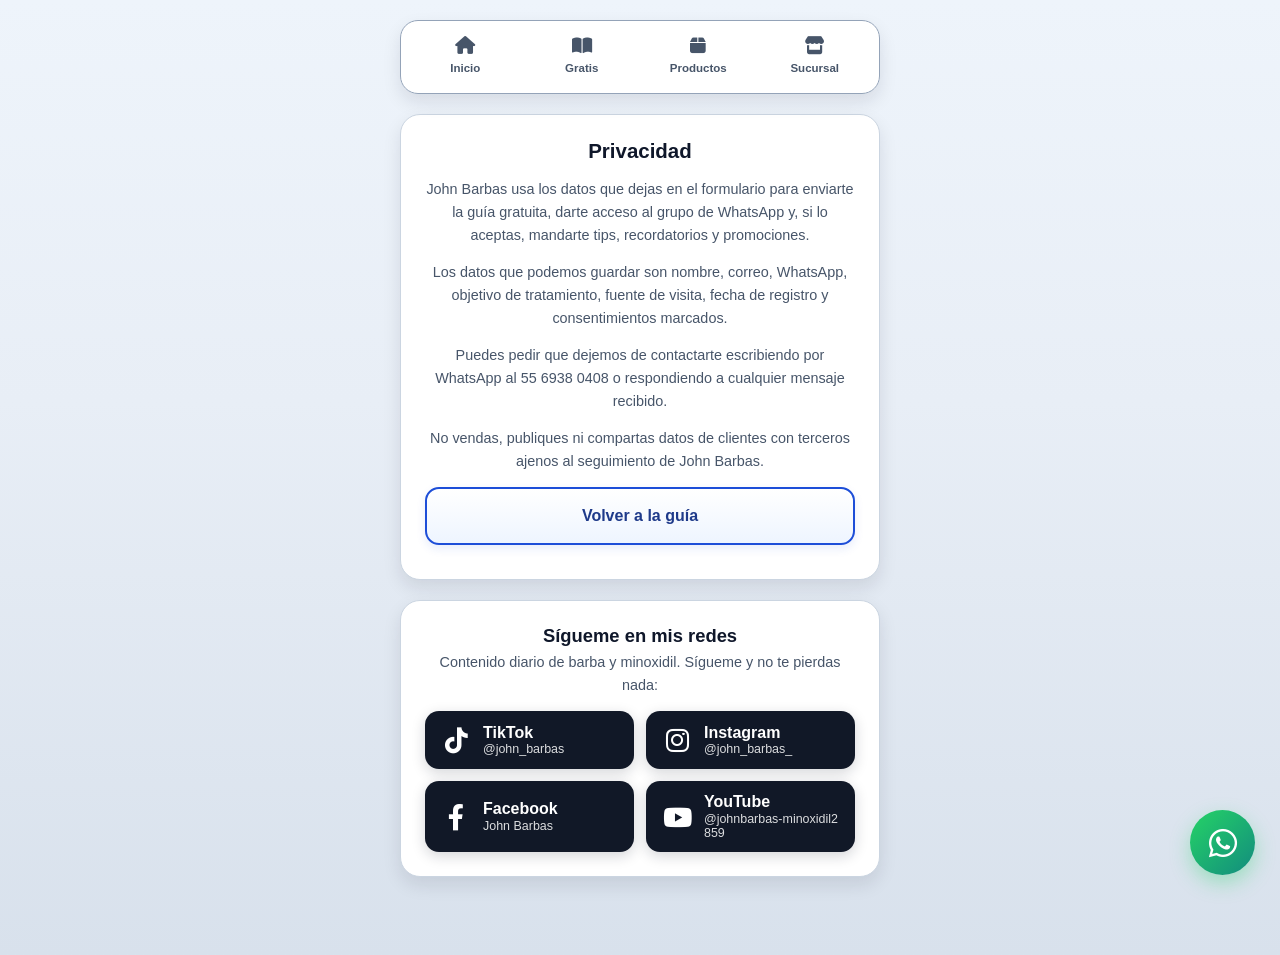
<file: privacidad.html>
<!DOCTYPE html>
<html lang="es">
<head>
<!-- Google Tag Manager -->
<script>(function(w,d,s,l,i){w[l]=w[l]||[];w[l].push({'gtm.start':new Date().getTime(),event:'gtm.js'});var f=d.getElementsByTagName(s)[0],j=d.createElement(s),dl=l!='dataLayer'?'&l='+l:'';j.async=true;j.src='https://www.googletagmanager.com/gtm.js?id='+i+dl;f.parentNode.insertBefore(j,f);})(window,document,'script','dataLayer','GTM-P5PKNTZ5');</script>
<!-- End Google Tag Manager -->
<meta charset="UTF-8">
    <meta name="viewport" content="width=device-width, initial-scale=1.0">
    <title>Privacidad - John Barbas</title>
    <link rel="icon" type="image/x-icon" href="images/favicon.ico">
    <link rel="stylesheet" href="https://cdnjs.cloudflare.com/ajax/libs/font-awesome/6.0.0/css/all.min.css" crossorigin="anonymous">
    <link rel="stylesheet" href="styles.css?v=6.2">
</head>
<body>
<!-- Google Tag Manager (noscript) -->
<noscript><iframe src="https://www.googletagmanager.com/ns.html?id=GTM-P5PKNTZ5" height="0" width="0" style="display:none;visibility:hidden"></iframe></noscript>
<!-- End Google Tag Manager (noscript) -->

    <main class="main-container privacy-page">
        <nav class="unified-nav">
            <a href="index.html" class="nav-tab">
                <i class="fas fa-home"></i>
                <span>Inicio</span>
            </a>
            <a href="/guia" class="nav-tab">
                <i class="fas fa-book-open"></i>
                <span>Gratis</span>
            </a>
            <a href="productos.html" class="nav-tab">
                <i class="fas fa-box"></i>
                <span>Productos</span>
            </a>
            <a href="sucursal.html" class="nav-tab">
                <i class="fas fa-store"></i>
                <span>Sucursal</span>
            </a>
        </nav>

        <section class="unified-card">
            <h1>Privacidad</h1>
            <p>John Barbas usa los datos que dejas en el formulario para enviarte la guía gratuita, darte acceso al grupo de WhatsApp y, si lo aceptas, mandarte tips, recordatorios y promociones.</p>
            <p>Los datos que podemos guardar son nombre, correo, WhatsApp, objetivo de tratamiento, fuente de visita, fecha de registro y consentimientos marcados.</p>
            <p>Puedes pedir que dejemos de contactarte escribiendo por WhatsApp al 55 6938 0408 o respondiendo a cualquier mensaje recibido.</p>
            <p>No vendas, publiques ni compartas datos de clientes con terceros ajenos al seguimiento de John Barbas.</p>
            <a href="/guia" class="btn-unified btn-primary">Volver a la guía</a>
        </section>

        <section class="unified-card jb-follow" aria-label="Redes sociales de John Barbas">
            <h3>Sígueme en mis redes</h3>
            <p class="jb-follow-sub">Contenido diario de barba y minoxidil. Sígueme y no te pierdas nada:</p>
            <div class="jb-follow-grid">
                <a class="jb-follow-btn" href="https://www.tiktok.com/@john_barbas" target="_blank" rel="noopener" aria-label="TikTok de John Barbas">
                    <i class="fab fa-tiktok"></i>
                    <span class="jb-follow-txt"><span class="jb-follow-name">TikTok</span><span class="jb-follow-handle">@john_barbas</span></span>
                </a>
                <a class="jb-follow-btn" href="https://www.instagram.com/john_barbas_" target="_blank" rel="noopener" aria-label="Instagram de John Barbas">
                    <i class="fab fa-instagram"></i>
                    <span class="jb-follow-txt"><span class="jb-follow-name">Instagram</span><span class="jb-follow-handle">@john_barbas_</span></span>
                </a>
                <a class="jb-follow-btn" href="https://www.facebook.com/profile.php?id=1232120756799983" target="_blank" rel="noopener" aria-label="Facebook de John Barbas">
                    <i class="fab fa-facebook-f"></i>
                    <span class="jb-follow-txt"><span class="jb-follow-name">Facebook</span><span class="jb-follow-handle">John Barbas</span></span>
                </a>
                <a class="jb-follow-btn" href="https://www.youtube.com/@johnbarbas-minoxidil2859" target="_blank" rel="noopener" aria-label="YouTube de John Barbas">
                    <i class="fab fa-youtube"></i>
                    <span class="jb-follow-txt"><span class="jb-follow-name">YouTube</span><span class="jb-follow-handle">@johnbarbas-minoxidil2859</span></span>
                </a>
            </div>
        </section>
    </main>
    <script src="facebookPixel.js" async></script>
    <a href="https://wa.me/525569380408?text=Hola%2C%20vi%20John%20Barbas%20y%20quiero%20informaci%C3%B3n%20del%20B%C3%A1lsamo%20Minoxidil%2020%25" target="_blank" rel="noopener" class="whatsapp-float" aria-label="Abrir WhatsApp de Maximus Inc">
        <i class="fab fa-whatsapp"></i>
    </a>
</body>
</html>
</file>
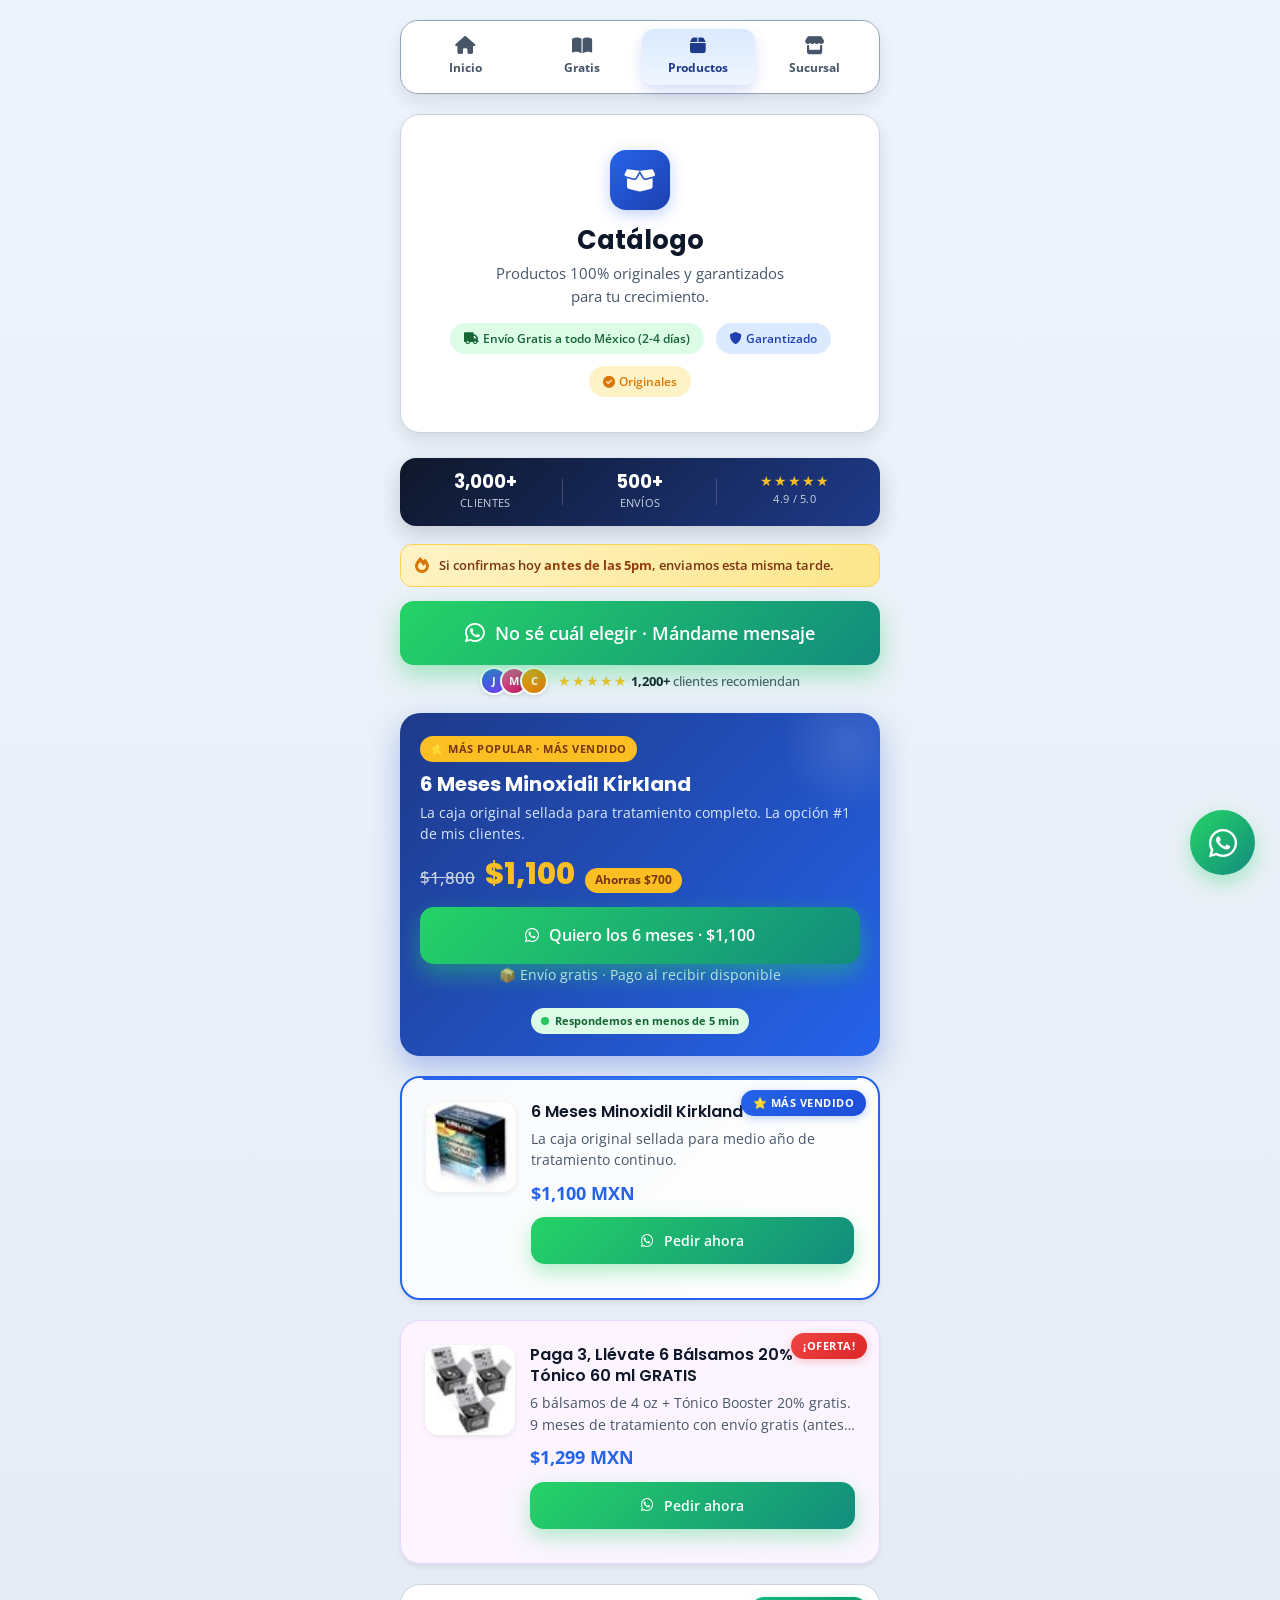
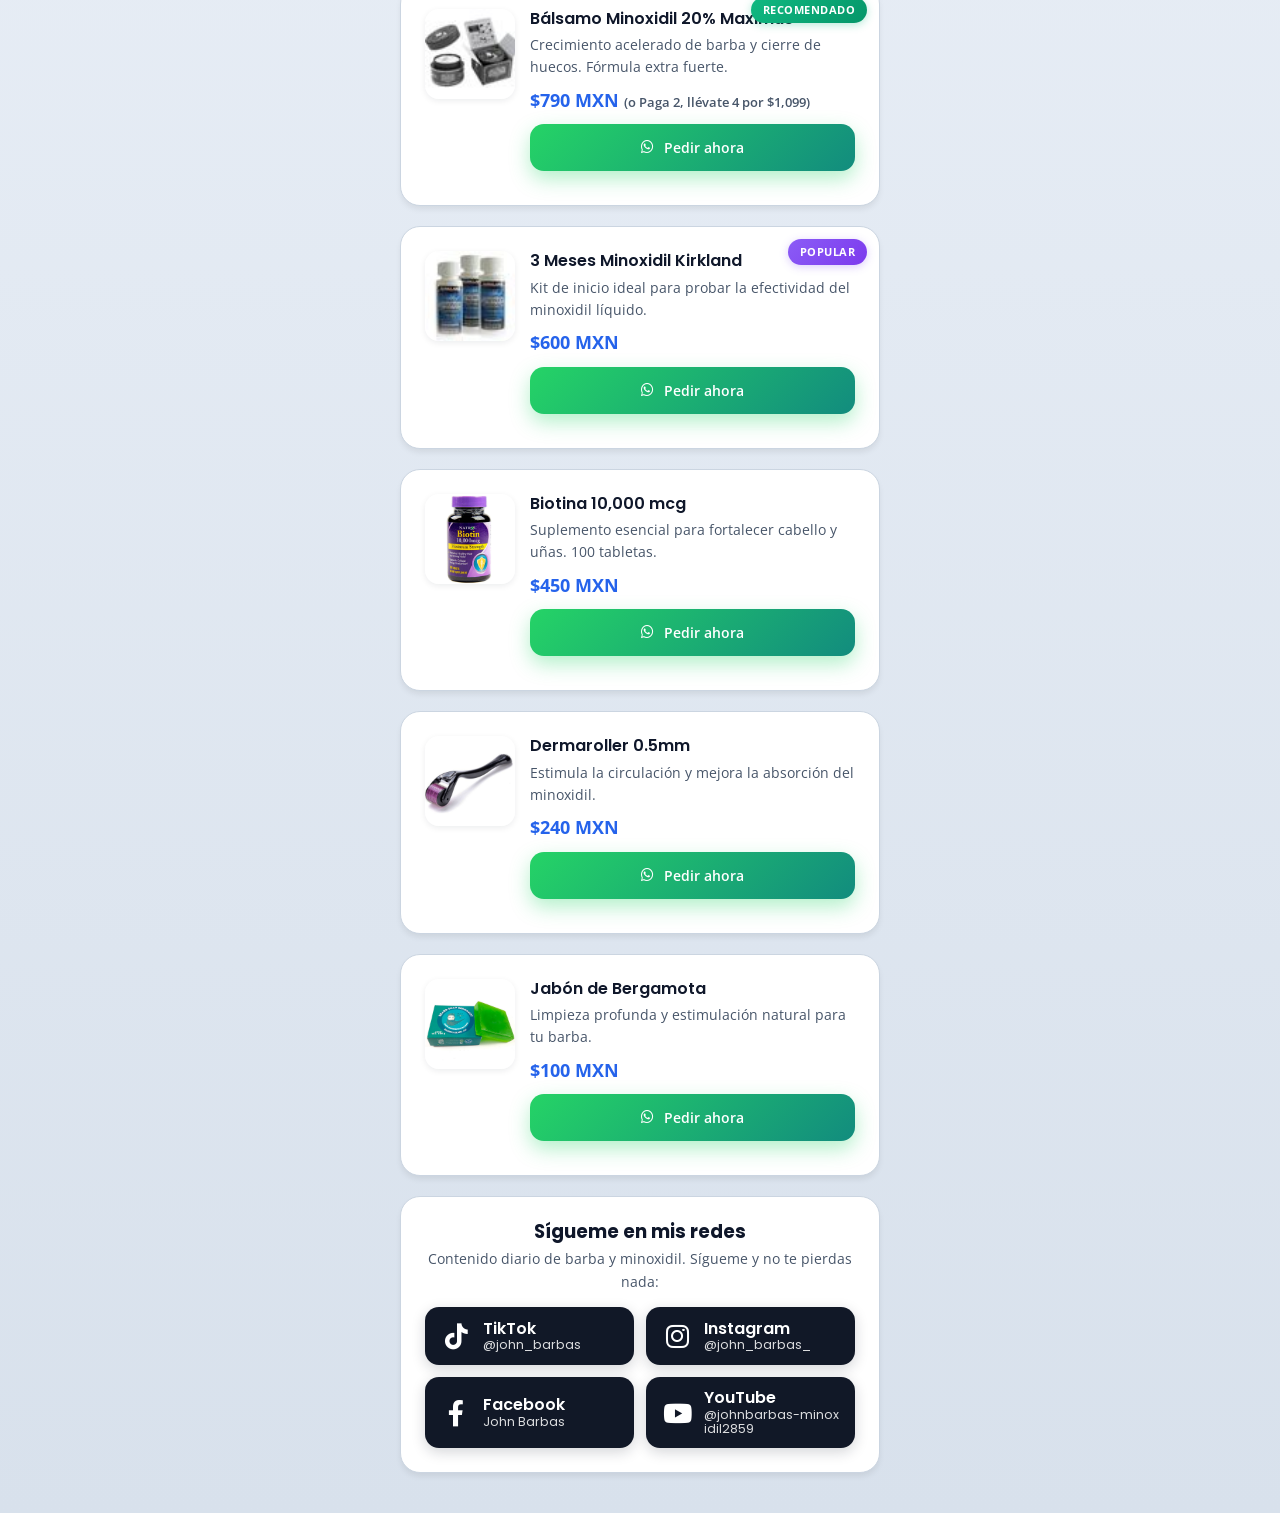
<file: productos.html>
<!DOCTYPE html>
<html lang="es">
<head>
<!-- Google Tag Manager -->
<script>(function(w,d,s,l,i){w[l]=w[l]||[];w[l].push({'gtm.start':new Date().getTime(),event:'gtm.js'});var f=d.getElementsByTagName(s)[0],j=d.createElement(s),dl=l!='dataLayer'?'&l='+l:'';j.async=true;j.src='https://www.googletagmanager.com/gtm.js?id='+i+dl;f.parentNode.insertBefore(j,f);})(window,document,'script','dataLayer','GTM-P5PKNTZ5');</script>
<!-- End Google Tag Manager -->
<meta charset="UTF-8">
    <meta name="viewport" content="width=device-width, initial-scale=1.0">
    <title>Productos - John Barbas</title>
    <link rel="icon" type="image/x-icon" href="images/favicon.ico">
    <link rel="preconnect" href="https://fonts.googleapis.com">
    <link rel="preconnect" href="https://fonts.gstatic.com" crossorigin>
    <link href="https://fonts.googleapis.com/css2?family=Open+Sans:wght@400;500;600&family=Poppins:wght@500;600;700&display=swap" rel="stylesheet">
    <link rel="stylesheet" href="https://cdnjs.cloudflare.com/ajax/libs/font-awesome/6.0.0/css/all.min.css" crossorigin="anonymous">
    
    <!-- Main Styles -->
    <link rel="stylesheet" href="styles.css?v=6.2">
    
    <!-- Critical CSS Fallback -->
    <style>
        body { font-family: 'Open Sans', sans-serif; background-color: #f8fafc; margin: 0; padding: 20px; display: flex; flex-direction: column; align-items: center; }
        .main-container { width: 100%; max-width: 480px; background: transparent; }
        .unified-card, .product-card { background: white; border-radius: 20px; padding: 24px; margin-bottom: 20px; box-shadow: 0 4px 6px -1px rgba(0, 0, 0, 0.08); }
        .btn-unified { display: flex; align-items: center; justify-content: center; width: 100%; padding: 14px; border-radius: 14px; font-weight: 600; margin-bottom: 10px; text-decoration: none; border: none; cursor: pointer; }
        .btn-whatsapp { background-color: #25D366; color: white; }
        .btn-primary { background-color: white; color: #2563eb; border: 2px solid #2563eb; }
        .page-header { text-align: center; background: white; padding: 35px 25px; border-radius: 20px; margin-bottom: 25px; }
        .nav-tab { text-decoration: none; color: #6b7280; font-size: 0.8rem; display: flex; flex-direction: column; align-items: center; }
        .unified-nav { background: white; padding: 12px; border-radius: 20px; display: flex; justify-content: space-around; margin-bottom: 20px; }
        .product-content { display: flex; gap: 15px; }
        .product-image-container { width: 90px; height: 90px; flex-shrink: 0; border-radius: 14px; overflow: hidden; }
        .product-image { width: 100%; height: 100%; object-fit: cover; }
        .product-info { flex-grow: 1; }
        .product-price { color: #2563eb; font-weight: 700; font-size: 1.1rem; }
        img { max-width: 100%; }
    </style>

    <meta name="theme-color" content="#2563eb">
    <link rel="manifest" href="manifest.json">
</head>
<body>
<!-- Google Tag Manager (noscript) -->
<noscript><iframe src="https://www.googletagmanager.com/ns.html?id=GTM-P5PKNTZ5" height="0" width="0" style="display:none;visibility:hidden"></iframe></noscript>
<!-- End Google Tag Manager (noscript) -->

    <div class="main-container">
        
        <nav class="unified-nav">
            <a href="index.html" class="nav-tab">
                <i class="fas fa-home"></i>
                <span>Inicio</span>
            </a>
            <a href="/guia" class="nav-tab">
                <i class="fas fa-book-open"></i>
                <span>Gratis</span>
            </a>
            <a href="productos.html" class="nav-tab active">
                <i class="fas fa-box"></i>
                <span>Productos</span>
            </a>
            <a href="sucursal.html" class="nav-tab">
                <i class="fas fa-store"></i>
                <span>Sucursal</span>
            </a>
        </nav>

        <header class="page-header">
            <div style="width: 60px; height: 60px; background: linear-gradient(135deg, #2563eb 0%, #1e40af 100%); border-radius: 16px; display: flex; align-items: center; justify-content: center; margin: 0 auto 15px; box-shadow: 0 4px 15px rgba(37, 99, 235, 0.3);">
                <i class="fas fa-box-open" style="font-size: 1.6rem; color: white;"></i>
            </div>
            <h1 class="page-title">Catálogo</h1>
            <p class="page-description">Productos 100% originales y garantizados para tu crecimiento.</p>
            <div style="display: flex; justify-content: center; gap: 12px; margin-top: 15px; flex-wrap: wrap;">
                <span style="background: #dcfce7; color: #166534; padding: 6px 14px; border-radius: 20px; font-size: 0.75rem; font-weight: 600;">
                    <i class="fas fa-truck" style="margin-right: 4px;"></i>Envío Gratis a todo México (2-4 días)
                </span>
                <span style="background: #dbeafe; color: #1e40af; padding: 6px 14px; border-radius: 20px; font-size: 0.75rem; font-weight: 600;">
                    <i class="fas fa-shield-alt" style="margin-right: 4px;"></i>Garantizado
                </span>
                <span style="background: #fef3c7; color: #d97706; padding: 6px 14px; border-radius: 20px; font-size: 0.75rem; font-weight: 600;">
                    <i class="fas fa-check-circle" style="margin-right: 4px;"></i>Originales
                </span>
            </div>
        </header>

        <!-- Top Stats Bar -->
        <div class="top-stats-bar">
            <div class="top-stats-item">
                <strong>3,000+</strong>
                <span>Clientes</span>
            </div>
            <div class="top-stats-item">
                <strong>500+</strong>
                <span>Envíos</span>
            </div>
            <div class="top-stats-item">
                <span class="stars">★★★★★</span>
                <span>4.9 / 5.0</span>
            </div>
        </div>

        <!-- Urgency Banner -->
        <div class="urgency-banner">
            <i class="fas fa-fire"></i>
            <span>Si confirmas hoy <strong>antes de las 5pm</strong>, enviamos esta misma tarde.</span>
        </div>

        <!-- CTA WhatsApp arriba del catálogo -->
        <a href="https://wa.me/525569380408?text=Hola%20John,%20vengo%20del%20cat%C3%A1logo%20y%20necesito%20ayuda%20para%20elegir%20mi%20kit." target="_blank" class="btn-unified btn-whatsapp" style="padding: 18px 24px; font-size: 1.1rem; margin-bottom: 10px; box-shadow: 0 10px 25px rgba(37, 211, 102, 0.40);">
            <i class="fab fa-whatsapp" style="font-size: 1.4rem;"></i>
            <span>No sé cuál elegir · Mándame mensaje</span>
        </a>

        <!-- Mini prueba social bajo el CTA -->
        <div class="mini-proof">
            <div class="mini-proof-avatar-group">
                <span class="mini-proof-avatar">J</span>
                <span class="mini-proof-avatar" style="background: linear-gradient(135deg, #ec4899 0%, #be185d 100%);">M</span>
                <span class="mini-proof-avatar" style="background: linear-gradient(135deg, #f59e0b 0%, #d97706 100%);">C</span>
            </div>
            <div class="mini-proof-text">
                <span class="mini-proof-stars">★★★★★</span> <strong>1,200+</strong> clientes recomiendan
            </div>
        </div>

        <!-- Anchor Pricing Card - Más popular -->
        <div class="anchor-card">
            <span class="anchor-badge">⭐ Más popular · Más vendido</span>
            <h3>6 Meses Minoxidil Kirkland</h3>
            <p>La caja original sellada para tratamiento completo. La opción #1 de mis clientes.</p>
            <div class="anchor-pricing">
                <span class="anchor-price-old">$1,800</span>
                <span class="anchor-price-new">$1,100</span>
                <span class="anchor-savings">Ahorras $700</span>
            </div>
            <a href="https://wa.me/525569380408?text=Hola%20John,%20quiero%20los%206%20meses%20Kirkland%20a%20$1,100." target="_blank" class="btn-unified btn-whatsapp" style="margin-bottom: 0; padding: 16px; font-size: 1rem;">
                <i class="fab fa-whatsapp"></i>
                <span>Quiero los 6 meses · $1,100</span>
            </a>
            <p class="anchor-meta">📦 Envío gratis · Pago al recibir disponible</p>
            <div style="text-align: center;">
                <span class="respondemos-badge">
                    <span class="pulse-dot"></span>
                    Respondemos en menos de 5 min
                </span>
            </div>
        </div>

        <!-- 6 Meses Kirkland - Más Vendido (en lista) -->
        <div class="product-card" style="border: 2px solid #2563eb; background: linear-gradient(135deg, #f8fafc 0%, #ffffff 100%);">
            <div style="position: absolute; top: -1px; left: 20px; right: 20px; height: 3px; background: linear-gradient(90deg, #2563eb, #3b82f6); border-radius: 0 0 4px 4px;"></div>
            <div style="position: absolute; top: 12px; right: 12px; background: linear-gradient(135deg, #2563eb 0%, #1d4ed8 100%); color: white; font-size: 0.7rem; font-weight: 700; padding: 4px 12px; border-radius: 20px; text-transform: uppercase; letter-spacing: 0.5px; box-shadow: 0 2px 8px rgba(37, 99, 235, 0.3);">
                ⭐ Más Vendido
            </div>
            <div class="product-content">
                <div class="product-image-container">
                    <img src="images/product/6meses.jpg" alt="6 Meses Kirkland" class="product-image" decoding="async" loading="lazy">
                </div>
                <div class="product-info">
                    <h3 class="product-title">6 Meses Minoxidil Kirkland</h3>
                    <p class="product-description">La caja original sellada para medio año de tratamiento continuo.</p>
                    <div class="product-price">$1,100 MXN</div>
                    <a href="https://wa.me/525569380408?text=Hola%20John,%20quiero%20los%206%20meses%20Kirkland." target="_blank" class="btn-unified btn-whatsapp" style="font-size: 0.9rem; padding: 12px;">
                        <i class="fab fa-whatsapp"></i> Pedir ahora
                    </a>
                </div>
            </div>
        </div>

        <!-- Pack 3 Meses + 1 Regalo -->
        <div class="product-card" style="border: 1px solid #e9d5ff; background: linear-gradient(135deg, #fdf4ff 0%, #faf5ff 100%);">
            <div style="position: absolute; top: 12px; right: 12px; background: linear-gradient(135deg, #ef4444 0%, #dc2626 100%); color: white; font-size: 0.7rem; font-weight: 700; padding: 4px 12px; border-radius: 20px; text-transform: uppercase; letter-spacing: 0.5px; box-shadow: 0 2px 8px rgba(239, 68, 68, 0.3);">
                ¡Oferta!
            </div>
            <div class="product-content">
                <div class="product-image-container">
                    <img src="images/product/3balsamos.jpg" alt="Pack 3 Bálsamos" class="product-image" decoding="async" loading="lazy">
                </div>
                <div class="product-info">
                    <h3 class="product-title">Paga 3, Llévate 6 Bálsamos 20% + Tónico 60 ml GRATIS</h3>
                    <p class="product-description">6 bálsamos de 4 oz + Tónico Booster 20% gratis. 9 meses de tratamiento con envío gratis (antes $1,590).</p>
                    <div class="product-price">$1,299 MXN</div>
                    <a href="https://wa.me/525569380408?text=Hola%20John,%20quiero%20el%20paquete%20Paga%203%20ll%C3%A9vate%206%20B%C3%A1lsamos%20%2B%20T%C3%B3nico%20gratis%20por%20$1,299." target="_blank" class="btn-unified btn-whatsapp" style="font-size: 0.9rem; padding: 12px;">
                        <i class="fab fa-whatsapp"></i> Pedir ahora
                    </a>
                </div>
            </div>
        </div>

        <!-- Balsamo -->
        <div class="product-card">
            <div style="position: absolute; top: 12px; right: 12px; background: linear-gradient(135deg, #10b981 0%, #059669 100%); color: white; font-size: 0.7rem; font-weight: 700; padding: 4px 12px; border-radius: 20px; text-transform: uppercase; letter-spacing: 0.5px; box-shadow: 0 2px 8px rgba(16, 185, 129, 0.3);">
                Recomendado
            </div>
            <div class="product-content">
                <div class="product-image-container">
                    <img src="images/product/1balsamo.jpg" alt="Bálsamo Minoxidil" class="product-image" decoding="async" loading="lazy">
                </div>
                <div class="product-info">
                    <h3 class="product-title">Bálsamo Minoxidil 20% Maximus</h3>
                    <p class="product-description">Crecimiento acelerado de barba y cierre de huecos. Fórmula extra fuerte.</p>
                    <div class="product-price">$790 MXN <span style="font-size:0.82rem;color:#475569;font-weight:600;">(o Paga 2, llévate 4 por $1,099)</span></div>
                    <a href="https://wa.me/525569380408?text=Hola%20John,%20quiero%20el%20B%C3%A1lsamo%20Minoxidil%2020%25." target="_blank" class="btn-unified btn-whatsapp" style="font-size: 0.9rem; padding: 12px;">
                        <i class="fab fa-whatsapp"></i> Pedir ahora
                    </a>
                </div>
            </div>
        </div>

        <!-- 3 Meses Kirkland -->
        <div class="product-card">
            <div style="position: absolute; top: 12px; right: 12px; background: linear-gradient(135deg, #8b5cf6 0%, #7c3aed 100%); color: white; font-size: 0.7rem; font-weight: 700; padding: 4px 12px; border-radius: 20px; text-transform: uppercase; letter-spacing: 0.5px; box-shadow: 0 2px 8px rgba(139, 92, 246, 0.3);">
                Popular
            </div>
            <div class="product-content">
                <div class="product-image-container">
                    <img src="images/product/3meses.jpg" alt="3 Meses Kirkland" class="product-image" decoding="async" loading="lazy">
                </div>
                <div class="product-info">
                    <h3 class="product-title">3 Meses Minoxidil Kirkland</h3>
                    <p class="product-description">Kit de inicio ideal para probar la efectividad del minoxidil líquido.</p>
                    <div class="product-price">$600 MXN</div>
                    <a href="https://wa.me/525569380408?text=Hola%20John,%20quiero%20el%20pack%20de%203%20meses%20Kirkland." target="_blank" class="btn-unified btn-whatsapp" style="font-size: 0.9rem; padding: 12px;">
                        <i class="fab fa-whatsapp"></i> Pedir ahora
                    </a>
                </div>
            </div>
        </div>

        <!-- Biotina -->
        <div class="product-card">
            <div class="product-content">
                <div class="product-image-container">
                    <img src="images/product/biotina.jpg" alt="Biotina Natrol" class="product-image" decoding="async" loading="lazy">
                </div>
                <div class="product-info">
                    <h3 class="product-title">Biotina 10,000 mcg</h3>
                    <p class="product-description">Suplemento esencial para fortalecer cabello y uñas. 100 tabletas.</p>
                    <div class="product-price">$450 MXN</div>
                    <a href="https://wa.me/525569380408?text=Hola%20John,%20me%20interesa%20la%20Biotina%20Natrol%20por%20$450." target="_blank" class="btn-unified btn-whatsapp" style="font-size: 0.9rem; padding: 12px;">
                        <i class="fab fa-whatsapp"></i> Pedir ahora
                    </a>
                </div>
            </div>
        </div>

        <!-- Dermaroller -->
        <div class="product-card">
            <div class="product-content">
                <div class="product-image-container">
                    <img src="images/product/dermaroller.jpg" alt="Dermaroller" class="product-image" decoding="async" loading="lazy">
                </div>
                <div class="product-info">
                    <h3 class="product-title">Dermaroller 0.5mm</h3>
                    <p class="product-description">Estimula la circulación y mejora la absorción del minoxidil.</p>
                    <div class="product-price">$240 MXN</div>
                    <a href="https://wa.me/525569380408?text=Hola%20John,%20me%20interesa%20el%20Dermaroller%20por%20$240." target="_blank" class="btn-unified btn-whatsapp" style="font-size: 0.9rem; padding: 12px;">
                        <i class="fab fa-whatsapp"></i> Pedir ahora
                    </a>
                </div>
            </div>
        </div>

        <!-- Jabon -->
        <div class="product-card">
            <div class="product-content">
                <div class="product-image-container">
                    <img src="images/product/jabon-bergamota.jpg" alt="Jabón Bergamota" class="product-image" decoding="async" loading="lazy">
                </div>
                <div class="product-info">
                    <h3 class="product-title">Jabón de Bergamota</h3>
                    <p class="product-description">Limpieza profunda y estimulación natural para tu barba.</p>
                    <div class="product-price">$100 MXN</div>
                    <a href="https://wa.me/525569380408?text=Hola%20John,%20me%20interesa%20el%20Jab%C3%B3n%20de%20Bergamota%20por%20$100." target="_blank" class="btn-unified btn-whatsapp" style="font-size: 0.9rem; padding: 12px;">
                        <i class="fab fa-whatsapp"></i> Pedir ahora
                    </a>
                </div>
            </div>
        </div>

<section class="unified-card jb-follow" aria-label="Redes sociales de John Barbas">
    <h3>Sígueme en mis redes</h3>
    <p class="jb-follow-sub">Contenido diario de barba y minoxidil. Sígueme y no te pierdas nada:</p>
    <div class="jb-follow-grid">
        <a class="jb-follow-btn" href="https://www.tiktok.com/@john_barbas" target="_blank" rel="noopener" aria-label="TikTok de John Barbas">
            <i class="fab fa-tiktok"></i>
            <span class="jb-follow-txt"><span class="jb-follow-name">TikTok</span><span class="jb-follow-handle">@john_barbas</span></span>
        </a>
        <a class="jb-follow-btn" href="https://www.instagram.com/john_barbas_" target="_blank" rel="noopener" aria-label="Instagram de John Barbas">
            <i class="fab fa-instagram"></i>
            <span class="jb-follow-txt"><span class="jb-follow-name">Instagram</span><span class="jb-follow-handle">@john_barbas_</span></span>
        </a>
        <a class="jb-follow-btn" href="https://www.facebook.com/profile.php?id=1232120756799983" target="_blank" rel="noopener" aria-label="Facebook de John Barbas">
            <i class="fab fa-facebook-f"></i>
            <span class="jb-follow-txt"><span class="jb-follow-name">Facebook</span><span class="jb-follow-handle">John Barbas</span></span>
        </a>
        <a class="jb-follow-btn" href="https://www.youtube.com/@johnbarbas-minoxidil2859" target="_blank" rel="noopener" aria-label="YouTube de John Barbas">
            <i class="fab fa-youtube"></i>
            <span class="jb-follow-txt"><span class="jb-follow-name">YouTube</span><span class="jb-follow-handle">@johnbarbas-minoxidil2859</span></span>
        </a>
    </div>
</section>

        <!-- Botón flotante WhatsApp -->
        <a href="https://wa.me/525569380408?text=Hola%2C%20vi%20John%20Barbas%20y%20quiero%20informaci%C3%B3n%20del%20B%C3%A1lsamo%20Minoxidil%2020%25" target="_blank" rel="noopener" class="whatsapp-float" aria-label="Abrir WhatsApp de Maximus Inc">
            <i class="fab fa-whatsapp"></i>
        </a>

    </div>
    <script src="facebookPixel.js" async></script>
</body>
</html>
</file>
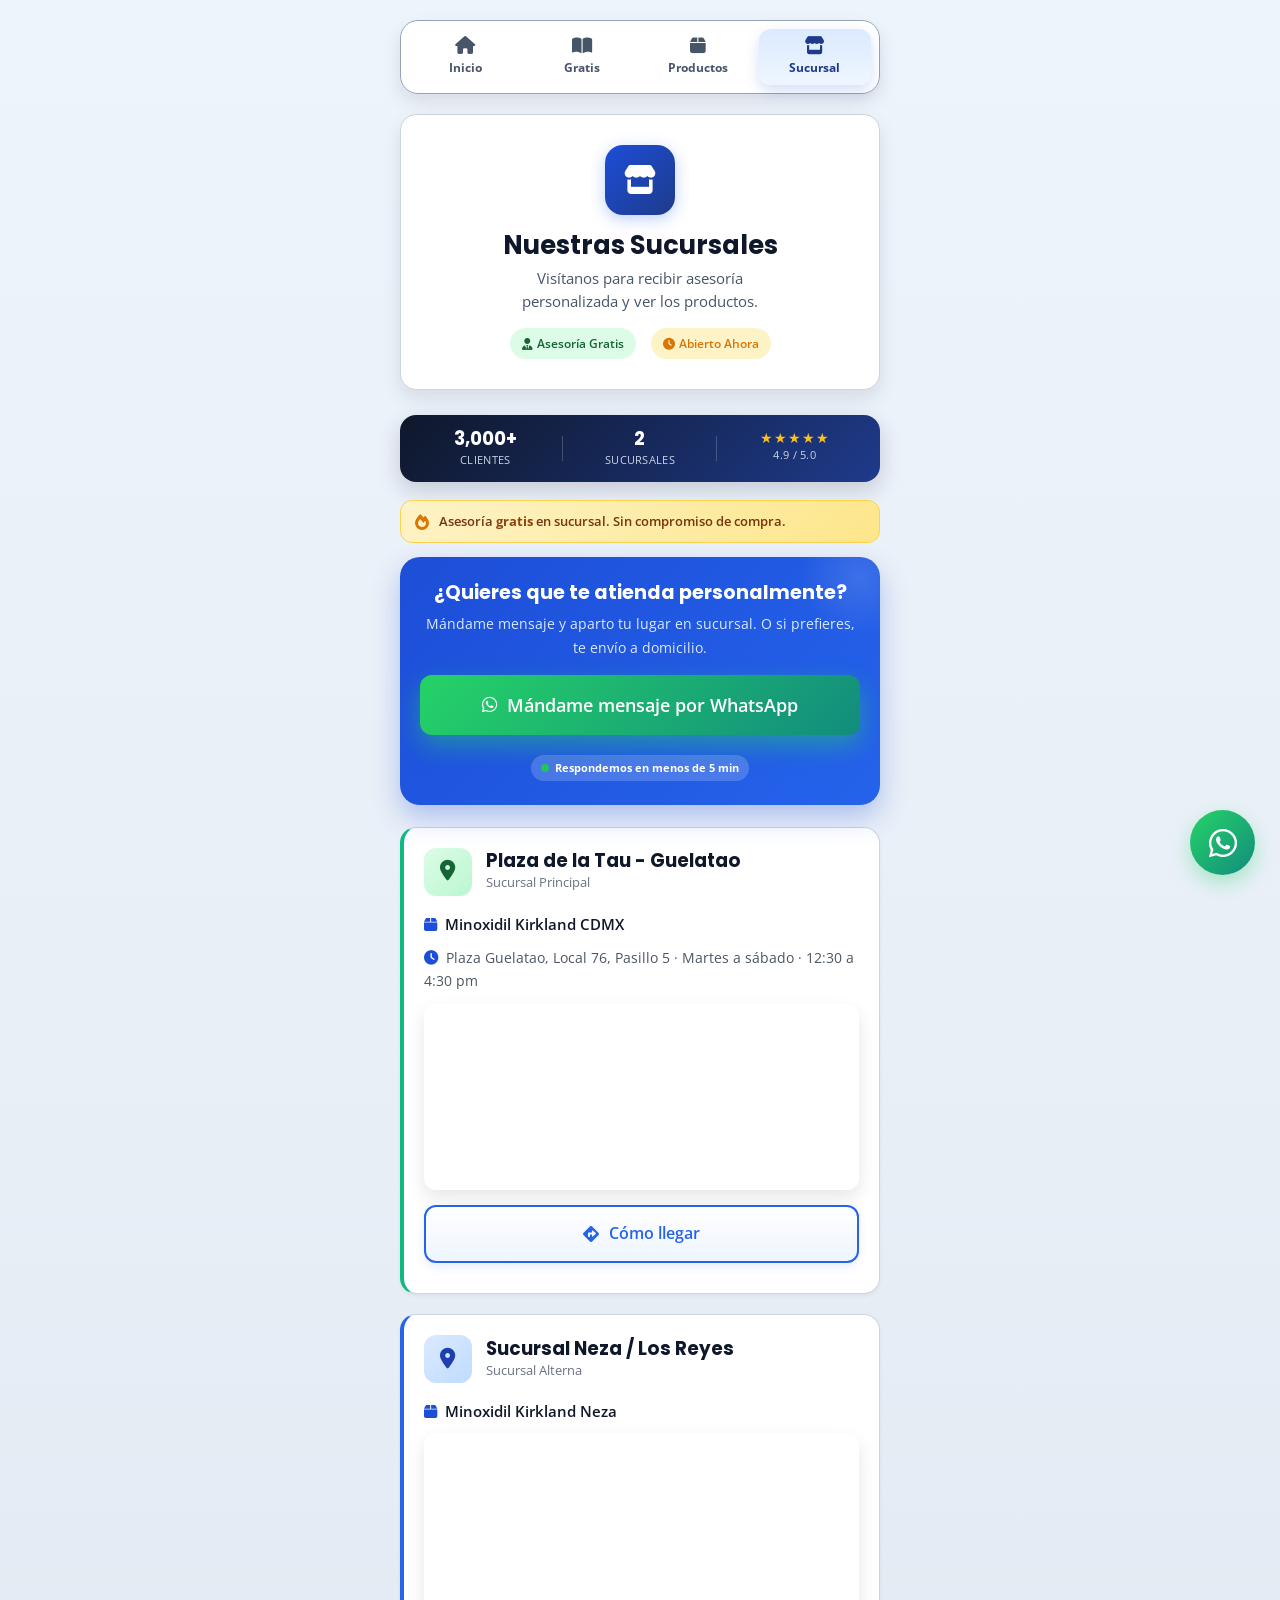
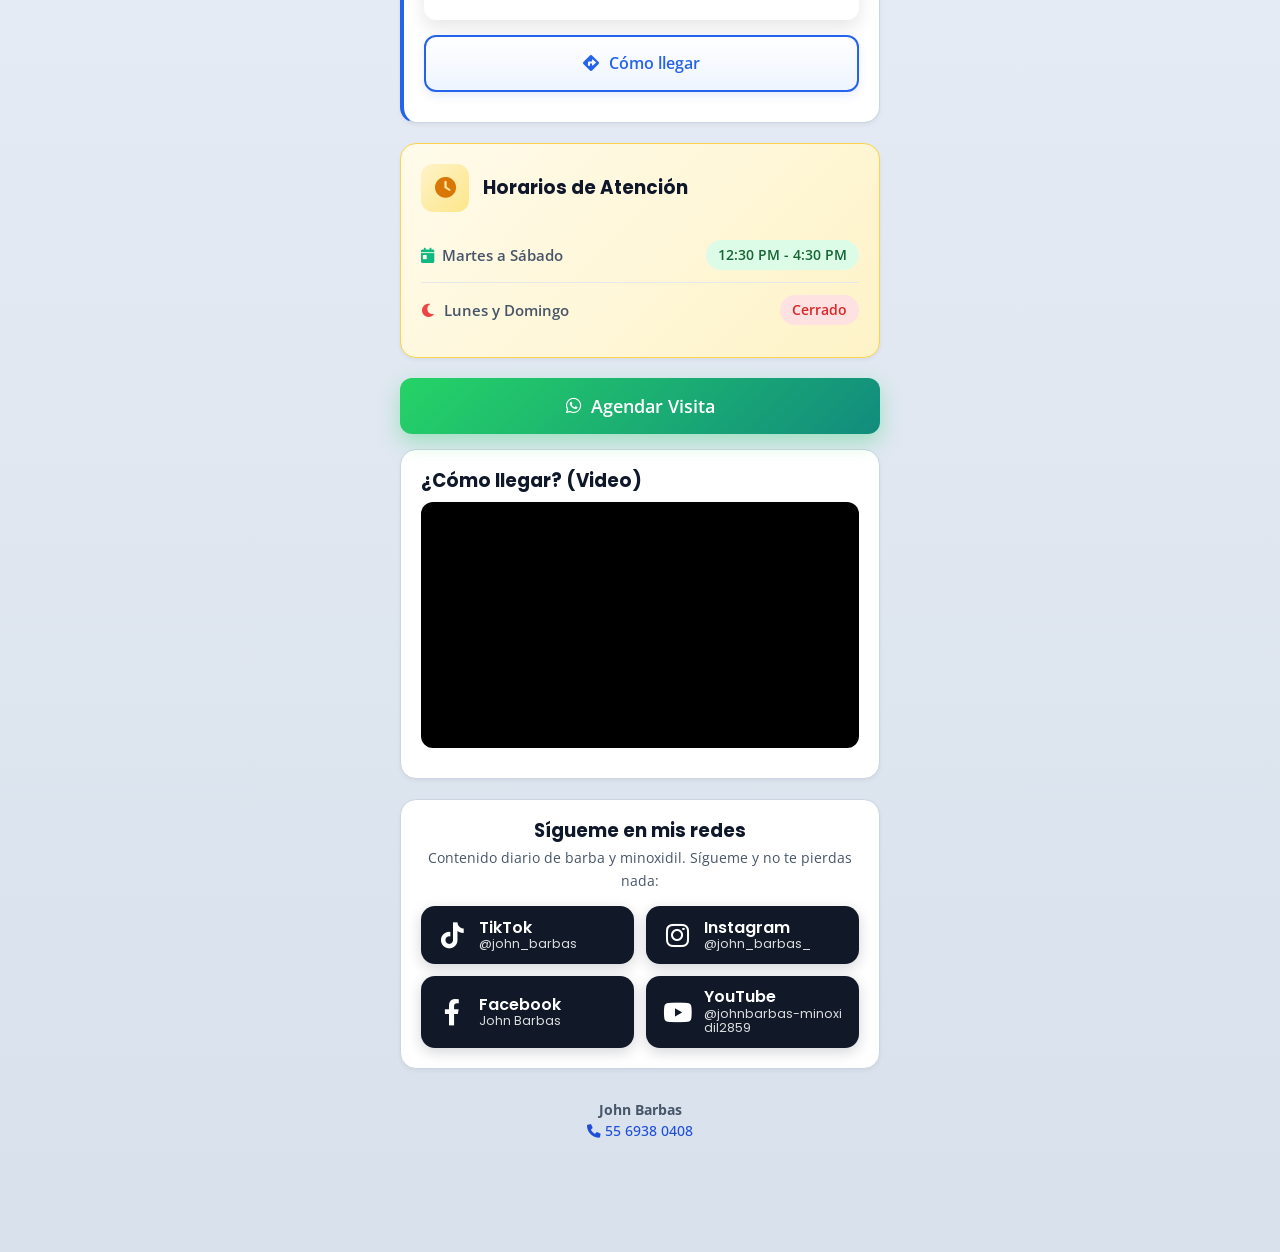
<file: sucursal.html>
<!DOCTYPE html>
<html lang="es">
<head>
<!-- Google Tag Manager -->
<script>(function(w,d,s,l,i){w[l]=w[l]||[];w[l].push({'gtm.start':new Date().getTime(),event:'gtm.js'});var f=d.getElementsByTagName(s)[0],j=d.createElement(s),dl=l!='dataLayer'?'&l='+l:'';j.async=true;j.src='https://www.googletagmanager.com/gtm.js?id='+i+dl;f.parentNode.insertBefore(j,f);})(window,document,'script','dataLayer','GTM-P5PKNTZ5');</script>
<!-- End Google Tag Manager -->
<meta charset="UTF-8">
    <meta name="viewport" content="width=device-width, initial-scale=1.0">
    <title>Sucursal - John Barbas</title>
    <link rel="icon" type="image/x-icon" href="images/favicon.ico">
    <link rel="preconnect" href="https://fonts.googleapis.com">
    <link rel="preconnect" href="https://fonts.gstatic.com" crossorigin>
    <link href="https://fonts.googleapis.com/css2?family=Open+Sans:wght@400;500;600&family=Poppins:wght@500;600;700&display=swap" rel="stylesheet">
    <link rel="stylesheet" href="https://cdnjs.cloudflare.com/ajax/libs/font-awesome/6.0.0/css/all.min.css" crossorigin="anonymous">
    
    <!-- Main Styles -->
    <link rel="stylesheet" href="styles.css?v=6.2">
    
    <!-- Critical CSS Fallback -->
    <style>
        body { font-family: 'Open Sans', sans-serif; background-color: #f3f4f6; margin: 0; padding: 20px; display: flex; flex-direction: column; align-items: center; }
        .main-container { width: 100%; max-width: 480px; background: transparent; }
        .unified-card { background: white; border-radius: 16px; padding: 20px; margin-bottom: 20px; box-shadow: 0 2px 4px rgba(0,0,0,0.05); }
        .btn-unified { display: flex; align-items: center; justify-content: center; width: 100%; padding: 14px; border-radius: 12px; font-weight: 600; margin-bottom: 10px; text-decoration: none; border: none; cursor: pointer; }
        .btn-whatsapp { background-color: #25D366; color: white; }
        .btn-primary { background-color: white; color: #2563eb; border: 2px solid #2563eb; }
        .page-header { text-align: center; background: white; padding: 30px 20px; border-radius: 16px; margin-bottom: 25px; }
        .nav-tab { text-decoration: none; color: #6b7280; font-size: 0.8rem; display: flex; flex-direction: column; align-items: center; }
        .unified-nav { background: white; padding: 10px; border-radius: 16px; display: flex; justify-content: space-around; margin-bottom: 20px; }
        .video-container { position: relative; padding-bottom: 56.25%; height: 0; overflow: hidden; border-radius: 12px; background: #000; margin: 10px 0; }
        .video-container iframe { position: absolute; top: 0; left: 0; width: 100%; height: 100%; }
        img { max-width: 100%; }
    </style>

    <meta name="theme-color" content="#2563eb">
    <link rel="manifest" href="manifest.json">
</head>
<body>
<!-- Google Tag Manager (noscript) -->
<noscript><iframe src="https://www.googletagmanager.com/ns.html?id=GTM-P5PKNTZ5" height="0" width="0" style="display:none;visibility:hidden"></iframe></noscript>
<!-- End Google Tag Manager (noscript) -->

    <div class="main-container">
        
        <nav class="unified-nav">
            <a href="index.html" class="nav-tab">
                <i class="fas fa-home"></i>
                <span>Inicio</span>
            </a>
            <a href="/guia" class="nav-tab">
                <i class="fas fa-book-open"></i>
                <span>Gratis</span>
            </a>
            <a href="productos.html" class="nav-tab">
                <i class="fas fa-box"></i>
                <span>Productos</span>
            </a>
            <a href="sucursal.html" class="nav-tab active">
                <i class="fas fa-store"></i>
                <span>Sucursal</span>
            </a>
        </nav>

        <header class="page-header">
            <div style="width: 70px; height: 70px; background: linear-gradient(135deg, var(--primary) 0%, var(--primary-dark) 100%); border-radius: 18px; display: flex; align-items: center; justify-content: center; margin: 0 auto 15px; box-shadow: 0 4px 15px rgba(37, 99, 235, 0.3);">
                <i class="fas fa-store" style="font-size: 1.8rem; color: white;"></i>
            </div>
            <h1 class="page-title">Nuestras Sucursales</h1>
            <p class="page-description">Visítanos para recibir asesoría personalizada y ver los productos.</p>
            <div style="display: flex; justify-content: center; gap: 15px; margin-top: 15px;">
                <span style="background: #dcfce7; color: #166534; padding: 6px 12px; border-radius: 20px; font-size: 0.75rem; font-weight: 600;">
                    <i class="fas fa-user-tie" style="margin-right: 4px;"></i>Asesoría Gratis
                </span>
                <span style="background: #fef3c7; color: #d97706; padding: 6px 12px; border-radius: 20px; font-size: 0.75rem; font-weight: 600;">
                    <i class="fas fa-clock" style="margin-right: 4px;"></i>Abierto Ahora
                </span>
            </div>
        </header>

        <!-- Top Stats Bar -->
        <div class="top-stats-bar">
            <div class="top-stats-item">
                <strong>3,000+</strong>
                <span>Clientes</span>
            </div>
            <div class="top-stats-item">
                <strong>2</strong>
                <span>Sucursales</span>
            </div>
            <div class="top-stats-item">
                <span class="stars">★★★★★</span>
                <span>4.9 / 5.0</span>
            </div>
        </div>

        <!-- Urgency Banner -->
        <div class="urgency-banner">
            <i class="fas fa-fire"></i>
            <span>Asesoría <strong>gratis</strong> en sucursal. Sin compromiso de compra.</span>
        </div>

        <!-- Hero CTA WhatsApp arriba -->
        <div class="hero-cta-section">
            <h2>¿Quieres que te atienda personalmente?</h2>
            <p>Mándame mensaje y aparto tu lugar en sucursal. O si prefieres, te envío a domicilio.</p>
            <a href="https://wa.me/525569380408?text=Hola%20John,%20quiero%20agendar%20visita%20a%20sucursal%20o%20pedir%20a%20domicilio." target="_blank" class="btn-unified btn-whatsapp" style="margin-bottom: 0; padding: 16px;">
                <i class="fab fa-whatsapp"></i>
                <span>Mándame mensaje por WhatsApp</span>
            </a>
            <div style="margin-top: 12px;">
                <span class="respondemos-badge" style="background: rgba(255,255,255,0.18); color: white;">
                    <span class="pulse-dot"></span>
                    Respondemos en menos de 5 min
                </span>
            </div>
        </div>

        <!-- Sucursal Guelatao -->
        <div class="unified-card" style="border-left: 4px solid #10b981;">
            <div class="card-header">
                <div class="card-icon" style="background: linear-gradient(135deg, #dcfce7 0%, #bbf7d0 100%); color: #166534;">
                    <i class="fas fa-map-marker-alt"></i>
                </div>
                <div>
                    <h3 class="card-title">Plaza de la Tau - Guelatao</h3>
                    <p style="font-size: 0.8rem; color: #6b7280; margin: 0;">Sucursal Principal</p>
                </div>
            </div>
            <div class="card-content">
                <p class="mb-2" style="font-weight: 600; color: var(--text-main);">
                    <i class="fas fa-box" style="color: var(--primary); margin-right: 8px;"></i>Minoxidil Kirkland CDMX
                </p>
                <p style="font-size: 0.9rem; color: #4b5563; margin: 0 0 12px;">
                    <i class="fas fa-clock" style="color: var(--primary); margin-right: 8px;"></i>Plaza Guelatao, Local 76, Pasillo 5 · Martes a sábado · 12:30 a 4:30 pm
                </p>
                <div style="border-radius: 12px; overflow: hidden; margin-bottom: 15px; box-shadow: var(--shadow-md);">
                    <iframe src="https://www.google.com/maps/embed?pb=!1m18!1m12!1m3!1d3763.6041913886825!2d-99.0359153!3d19.386283799999998!2m3!1f0!2f0!3f0!3m2!1i1024!2i768!4f13.1!3m3!1m2!1s0x85d1fd14babc2e7d%3A0xf02cbb69a1d6cf17!2sMinoxidil%20kirkland%20Cdmx!5e0!3m2!1ses-419!2smx!4v1754842045127!5m2!1ses-419!2smx" 
                        style="border:0; width: 100%; height: 180px;" allowfullscreen="" loading="lazy" referrerpolicy="no-referrer-when-downgrade"></iframe>
                </div>
                <a href="https://share.google/f5qqUNUAU4VTbKCd1" target="_blank" class="btn-unified btn-primary">
                    <i class="fas fa-directions"></i>
                    <span>Cómo llegar</span>
                </a>
            </div>
        </div>

        <!-- Sucursal Neza -->
        <div class="unified-card" style="border-left: 4px solid #2563eb;">
            <div class="card-header">
                <div class="card-icon" style="background: linear-gradient(135deg, #dbeafe 0%, #bfdbfe 100%); color: #1e40af;">
                    <i class="fas fa-map-marker-alt"></i>
                </div>
                <div>
                    <h3 class="card-title">Sucursal Neza / Los Reyes</h3>
                    <p style="font-size: 0.8rem; color: #6b7280; margin: 0;">Sucursal Alterna</p>
                </div>
            </div>
            <div class="card-content">
                <p class="mb-2" style="font-weight: 600; color: var(--text-main);">
                    <i class="fas fa-box" style="color: var(--primary); margin-right: 8px;"></i>Minoxidil Kirkland Neza
                </p>
                <div style="border-radius: 12px; overflow: hidden; margin-bottom: 15px; box-shadow: var(--shadow-md);">
                    <iframe src="https://www.google.com/maps/embed?pb=!1m18!1m12!1m3!1d3763.8988284942325!2d-98.9810304!3d19.3735329!2m3!1f0!2f0!3f0!3m2!1i1024!2i768!4f13.1!3m3!1m2!1s0x85d1e3be13451219%3A0x244be3f70d3b92d1!2sMinoxidil%20Kirkland%20Neza!5e0!3m2!1ses-419!2smx!4v1754841993357!5m2!1ses-419!2smx" 
                        style="border:0; width: 100%; height: 180px;" allowfullscreen="" loading="lazy" referrerpolicy="no-referrer-when-downgrade"></iframe>
                </div>
                <a href="https://share.google/JQ8L0UKSo2MIT8HhW" target="_blank" class="btn-unified btn-primary">
                    <i class="fas fa-directions"></i>
                    <span>Cómo llegar</span>
                </a>
            </div>
        </div>

        <!-- Horarios -->
        <div class="unified-card" style="background: linear-gradient(135deg, #fffbeb 0%, #fef3c7 100%); border-color: #fcd34d;">
            <div class="card-header">
                <div class="card-icon" style="background: linear-gradient(135deg, #fef3c7 0%, #fde68a 100%); color: #d97706;">
                    <i class="fas fa-clock"></i>
                </div>
                <h3 class="card-title">Horarios de Atención</h3>
            </div>
            <div class="card-content">
                <ul style="list-style: none; padding: 0; margin: 0;">
                    <li style="display: flex; justify-content: space-between; align-items: center; padding: 12px 0; border-bottom: 1px solid #e5e7eb;">
                        <span style="font-weight: 600;"><i class="fas fa-calendar-day" style="color: #10b981; margin-right: 8px;"></i>Martes a Sábado</span>
                        <span style="background: #dcfce7; color: #166534; padding: 4px 12px; border-radius: 20px; font-weight: 600; font-size: 0.85rem;">12:30 PM - 4:30 PM</span>
                    </li>
                    <li style="display: flex; justify-content: space-between; align-items: center; padding: 12px 0;">
                        <span style="font-weight: 600;"><i class="fas fa-moon" style="color: #ef4444; margin-right: 8px;"></i>Lunes y Domingo</span>
                        <span style="background: #fee2e2; color: #dc2626; padding: 4px 12px; border-radius: 20px; font-weight: 600; font-size: 0.85rem;">Cerrado</span>
                    </li>
                </ul>
            </div>
        </div>

        <!-- Agendar Cita -->
        <div class="mb-3 mt-3">
            <a href="https://wa.me/525569380408?text=Hola%20John,%20quisiera%20agendar%20una%20visita%20a%20la%20sucursal." target="_blank" class="btn-unified btn-whatsapp">
                <i class="fab fa-whatsapp"></i>
                <span>Agendar Visita</span>
            </a>
        </div>

        <!-- Video Cómo Llegar -->
        <div class="unified-card">
            <h3 class="card-title mb-2">¿Cómo llegar? (Video)</h3>
            <div class="video-container">
                <iframe src="https://www.youtube.com/embed/VrkZQNMnSNI" title="Cómo llegar" frameborder="0" allowfullscreen loading="lazy"></iframe>
            </div>
        </div>

<section class="unified-card jb-follow" aria-label="Redes sociales de John Barbas">
    <h3>Sígueme en mis redes</h3>
    <p class="jb-follow-sub">Contenido diario de barba y minoxidil. Sígueme y no te pierdas nada:</p>
    <div class="jb-follow-grid">
        <a class="jb-follow-btn" href="https://www.tiktok.com/@john_barbas" target="_blank" rel="noopener" aria-label="TikTok de John Barbas">
            <i class="fab fa-tiktok"></i>
            <span class="jb-follow-txt"><span class="jb-follow-name">TikTok</span><span class="jb-follow-handle">@john_barbas</span></span>
        </a>
        <a class="jb-follow-btn" href="https://www.instagram.com/john_barbas_" target="_blank" rel="noopener" aria-label="Instagram de John Barbas">
            <i class="fab fa-instagram"></i>
            <span class="jb-follow-txt"><span class="jb-follow-name">Instagram</span><span class="jb-follow-handle">@john_barbas_</span></span>
        </a>
        <a class="jb-follow-btn" href="https://www.facebook.com/profile.php?id=1232120756799983" target="_blank" rel="noopener" aria-label="Facebook de John Barbas">
            <i class="fab fa-facebook-f"></i>
            <span class="jb-follow-txt"><span class="jb-follow-name">Facebook</span><span class="jb-follow-handle">John Barbas</span></span>
        </a>
        <a class="jb-follow-btn" href="https://www.youtube.com/@johnbarbas-minoxidil2859" target="_blank" rel="noopener" aria-label="YouTube de John Barbas">
            <i class="fab fa-youtube"></i>
            <span class="jb-follow-txt"><span class="jb-follow-name">YouTube</span><span class="jb-follow-handle">@johnbarbas-minoxidil2859</span></span>
        </a>
    </div>
</section>

        <!-- Footer -->
        <footer class="unified-footer">
            <p><strong>John Barbas</strong></p>
            <div class="mb-2">
                <a href="tel:+525569380408"><i class="fas fa-phone"></i> 55 6938 0408</a>
            </div>
        </footer>

    </div>

    <a href="https://wa.me/525569380408?text=Hola%2C%20vi%20John%20Barbas%20y%20quiero%20informaci%C3%B3n%20del%20B%C3%A1lsamo%20Minoxidil%2020%25" target="_blank" rel="noopener" class="whatsapp-float" aria-label="Abrir WhatsApp de Maximus Inc">
        <i class="fab fa-whatsapp"></i>
    </a>

    <script src="facebookPixel.js" async></script>
</body>
</html>
</file>
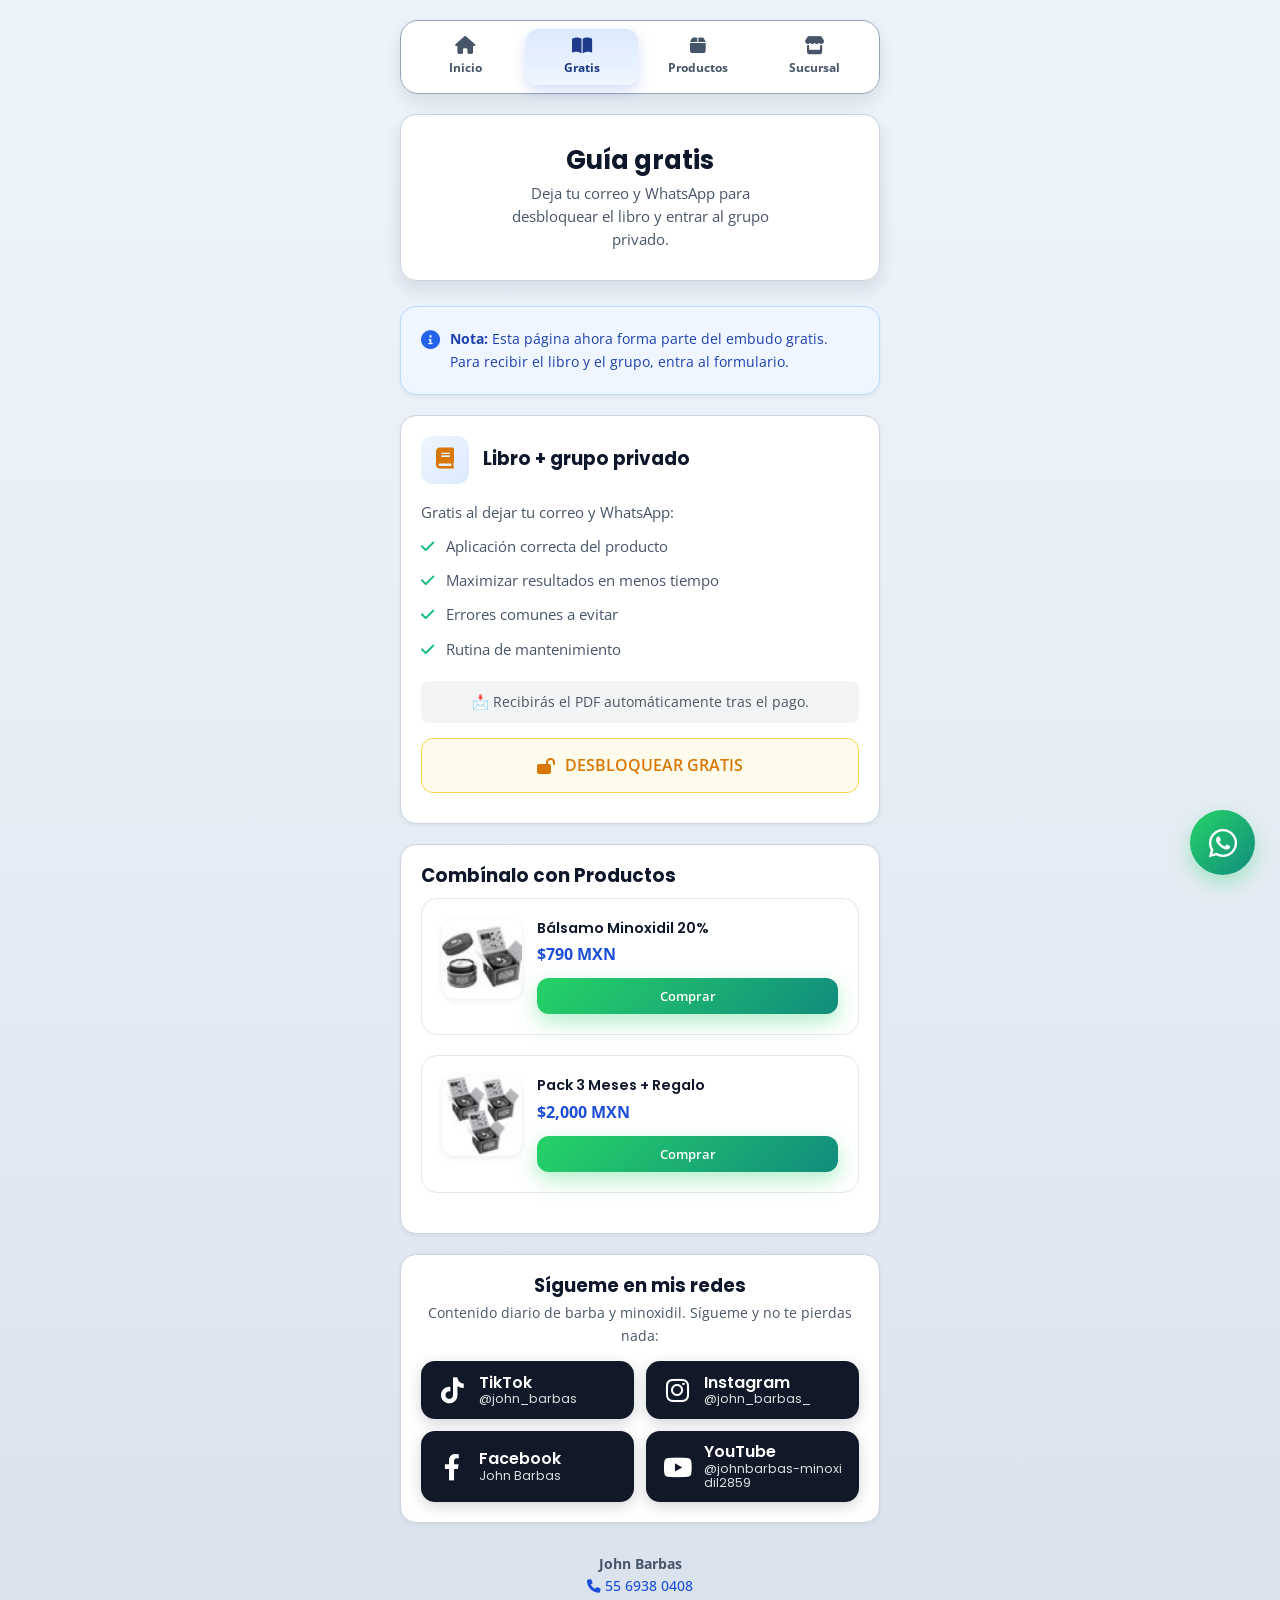
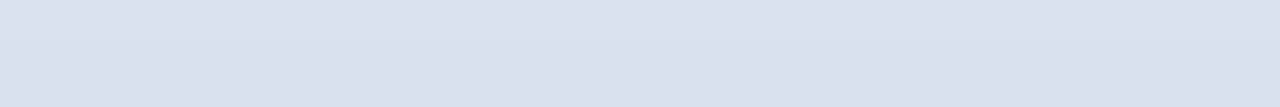
<file: venta.html>
<!DOCTYPE html>
<html lang="es">
<head>
<!-- Google Tag Manager -->
<script>(function(w,d,s,l,i){w[l]=w[l]||[];w[l].push({'gtm.start':new Date().getTime(),event:'gtm.js'});var f=d.getElementsByTagName(s)[0],j=d.createElement(s),dl=l!='dataLayer'?'&l='+l:'';j.async=true;j.src='https://www.googletagmanager.com/gtm.js?id='+i+dl;f.parentNode.insertBefore(j,f);})(window,document,'script','dataLayer','GTM-P5PKNTZ5');</script>
<!-- End Google Tag Manager -->
<meta charset="UTF-8">
    <meta name="viewport" content="width=device-width, initial-scale=1.0">
    <title>Comprar Guía - John Barbas</title>
    <link rel="icon" type="image/x-icon" href="images/favicon.ico">
    <link rel="preconnect" href="https://fonts.googleapis.com">
    <link rel="preconnect" href="https://fonts.gstatic.com" crossorigin>
    <link href="https://fonts.googleapis.com/css2?family=Open+Sans:wght@400;500;600&family=Poppins:wght@500;600;700&display=swap" rel="stylesheet">
    <link rel="stylesheet" href="https://cdnjs.cloudflare.com/ajax/libs/font-awesome/6.0.0/css/all.min.css" crossorigin="anonymous">
    
    <!-- Main Styles -->
    <link rel="stylesheet" href="styles.css?v=6.2">
    
    <!-- Critical CSS Fallback -->
    <style>
        body { font-family: 'Open Sans', sans-serif; background-color: #f3f4f6; margin: 0; padding: 20px; display: flex; flex-direction: column; align-items: center; }
        .main-container { width: 100%; max-width: 480px; background: transparent; }
        .unified-card, .product-card { background: white; border-radius: 16px; padding: 20px; margin-bottom: 20px; box-shadow: 0 2px 4px rgba(0,0,0,0.05); }
        .btn-unified { display: flex; align-items: center; justify-content: center; width: 100%; padding: 14px; border-radius: 12px; font-weight: 600; margin-bottom: 10px; text-decoration: none; border: none; cursor: pointer; }
        .btn-whatsapp { background-color: #25D366; color: white; }
        .btn-warning { background-color: #fffbeb; color: #d97706; border: 1px solid #fcd34d; }
        .page-header { text-align: center; background: white; padding: 30px 20px; border-radius: 16px; margin-bottom: 25px; }
        .nav-tab { text-decoration: none; color: #6b7280; font-size: 0.8rem; display: flex; flex-direction: column; align-items: center; }
        .unified-nav { background: white; padding: 10px; border-radius: 16px; display: flex; justify-content: space-around; margin-bottom: 20px; }
        .product-content { display: flex; gap: 15px; }
        .product-image-container { width: 80px; height: 80px; flex-shrink: 0; }
        .product-image { width: 100%; height: 100%; object-fit: cover; border-radius: 10px; }
        .product-info { flex-grow: 1; }
        img { max-width: 100%; }
    </style>

    <meta name="theme-color" content="#2563eb">
    <link rel="manifest" href="manifest.json">
</head>
<body>
<!-- Google Tag Manager (noscript) -->
<noscript><iframe src="https://www.googletagmanager.com/ns.html?id=GTM-P5PKNTZ5" height="0" width="0" style="display:none;visibility:hidden"></iframe></noscript>
<!-- End Google Tag Manager (noscript) -->

    <div class="main-container">
        
        <nav class="unified-nav">
            <a href="index.html" class="nav-tab">
                <i class="fas fa-home"></i>
                <span>Inicio</span>
            </a>
            <a href="/guia" class="nav-tab active">
                <i class="fas fa-book-open"></i>
                <span>Gratis</span>
            </a>
            <a href="productos.html" class="nav-tab">
                <i class="fas fa-box"></i>
                <span>Productos</span>
            </a>
            <a href="sucursal.html" class="nav-tab">
                <i class="fas fa-store"></i>
                <span>Sucursal</span>
            </a>
        </nav>

        <header class="page-header">
            <h1 class="page-title">Guía gratis</h1>
            <p class="page-description">Deja tu correo y WhatsApp para desbloquear el libro y entrar al grupo privado.</p>
        </header>

        <!-- Nota Importante -->
        <div class="unified-card" style="background-color: #eff6ff; border-color: #bfdbfe;">
            <div style="display: flex; gap: 10px; align-items: start;">
                <i class="fas fa-info-circle" style="color: #2563eb; font-size: 1.2rem; margin-top: 3px;"></i>
                <p style="font-size: 0.9rem; color: #1e40af; margin: 0;">
                    <strong>Nota:</strong> Esta página ahora forma parte del embudo gratis. Para recibir el libro y el grupo, entra al formulario.
                </p>
            </div>
        </div>

        <!-- Ebook Section -->
        <div class="unified-card">
            <div class="card-header">
                <div class="card-icon" style="background-color: #fffbeb; color: #d97706;">
                    <i class="fas fa-book"></i>
                </div>
                <h3 class="card-title">Libro + grupo privado</h3>
            </div>
            <div class="card-content">
                <p class="mb-2">Gratis al dejar tu correo y WhatsApp:</p>
                <ul style="list-style: none; margin-bottom: 20px; padding: 0;">
                    <li class="mb-2"><i class="fas fa-check" style="color: #10b981; margin-right: 8px;"></i> Aplicación correcta del producto</li>
                    <li class="mb-2"><i class="fas fa-check" style="color: #10b981; margin-right: 8px;"></i> Maximizar resultados en menos tiempo</li>
                    <li class="mb-2"><i class="fas fa-check" style="color: #10b981; margin-right: 8px;"></i> Errores comunes a evitar</li>
                    <li class="mb-2"><i class="fas fa-check" style="color: #10b981; margin-right: 8px;"></i> Rutina de mantenimiento</li>
                </ul>
                
                <div class="text-center mb-3" style="background-color: #f3f4f6; padding: 10px; border-radius: 8px;">
                    <p style="font-size: 0.85rem; color: #4b5563;">📩 Recibirás el PDF automáticamente tras el pago.</p>
                </div>

                <a href="/guia" class="btn-unified btn-warning">
                    <i class="fas fa-lock-open"></i>
                    <span>DESBLOQUEAR GRATIS</span>
                </a>
            </div>
        </div>

        <!-- Upsell Productos -->
        <div class="unified-card">
            <h3 class="card-title mb-2">Combínalo con Productos</h3>
            
            <div class="product-card mb-2" style="border: 1px solid #e5e7eb; box-shadow: none;">
                <div class="product-content">
                    <div class="product-image-container">
                        <img src="images/product/1balsamo.jpg" alt="Bálsamo" class="product-image" decoding="async" loading="lazy">
                    </div>
                    <div class="product-info">
                        <h4 class="product-title" style="font-size: 0.9rem;">Bálsamo Minoxidil 20%</h4>
                        <div class="product-price" style="font-size: 1rem;">$790 MXN</div>
                        <a href="https://wa.me/525569380408?text=Hola%20John,%20ya%20tengo%20tu%20guía.%20Quiero%20el%20Bálsamo." target="_blank" class="btn-unified btn-whatsapp" style="font-size: 0.8rem; padding: 8px; margin-bottom: 0;">
                            Comprar
                        </a>
                    </div>
                </div>
            </div>

             <div class="product-card mb-2" style="border: 1px solid #e5e7eb; box-shadow: none;">
                <div class="product-content">
                    <div class="product-image-container">
                        <img src="images/product/3balsamos.jpg" alt="Pack 3" class="product-image" decoding="async" loading="lazy">
                    </div>
                    <div class="product-info">
                        <h4 class="product-title" style="font-size: 0.9rem;">Pack 3 Meses + Regalo</h4>
                        <div class="product-price" style="font-size: 1rem;">$2,000 MXN</div>
                        <a href="https://wa.me/525569380408?text=Hola%20John,%20ya%20tengo%20tu%20guía.%20Quiero%20la%20oferta%20de%203%20meses." target="_blank" class="btn-unified btn-whatsapp" style="font-size: 0.8rem; padding: 8px; margin-bottom: 0;">
                            Comprar
                        </a>
                    </div>
                </div>
            </div>

        </div>

<section class="unified-card jb-follow" aria-label="Redes sociales de John Barbas">
    <h3>Sígueme en mis redes</h3>
    <p class="jb-follow-sub">Contenido diario de barba y minoxidil. Sígueme y no te pierdas nada:</p>
    <div class="jb-follow-grid">
        <a class="jb-follow-btn" href="https://www.tiktok.com/@john_barbas" target="_blank" rel="noopener" aria-label="TikTok de John Barbas">
            <i class="fab fa-tiktok"></i>
            <span class="jb-follow-txt"><span class="jb-follow-name">TikTok</span><span class="jb-follow-handle">@john_barbas</span></span>
        </a>
        <a class="jb-follow-btn" href="https://www.instagram.com/john_barbas_" target="_blank" rel="noopener" aria-label="Instagram de John Barbas">
            <i class="fab fa-instagram"></i>
            <span class="jb-follow-txt"><span class="jb-follow-name">Instagram</span><span class="jb-follow-handle">@john_barbas_</span></span>
        </a>
        <a class="jb-follow-btn" href="https://www.facebook.com/profile.php?id=1232120756799983" target="_blank" rel="noopener" aria-label="Facebook de John Barbas">
            <i class="fab fa-facebook-f"></i>
            <span class="jb-follow-txt"><span class="jb-follow-name">Facebook</span><span class="jb-follow-handle">John Barbas</span></span>
        </a>
        <a class="jb-follow-btn" href="https://www.youtube.com/@johnbarbas-minoxidil2859" target="_blank" rel="noopener" aria-label="YouTube de John Barbas">
            <i class="fab fa-youtube"></i>
            <span class="jb-follow-txt"><span class="jb-follow-name">YouTube</span><span class="jb-follow-handle">@johnbarbas-minoxidil2859</span></span>
        </a>
    </div>
</section>

        <!-- Footer -->
        <footer class="unified-footer">
            <p><strong>John Barbas</strong></p>
            <div class="mb-2">
                <a href="tel:+525569380408"><i class="fas fa-phone"></i> 55 6938 0408</a>
            </div>
        </footer>

    </div>

    <a href="https://wa.me/525569380408?text=Hola%2C%20vi%20John%20Barbas%20y%20quiero%20informaci%C3%B3n%20del%20B%C3%A1lsamo%20Minoxidil%2020%25" target="_blank" rel="noopener" class="whatsapp-float" aria-label="Abrir WhatsApp de Maximus Inc">
        <i class="fab fa-whatsapp"></i>
    </a>

    <script src="facebookPixel.js" async></script>
</body>
</html>
</file>
<file: styles.css>
/* John Barbas - Redesign 2024 (Clean & WhatsApp Focused) */

/* ========================================
   VARIABLES CSS - Sistema de Colores Limpio
======================================== */
:root {
    /* Paleta Principal - Tonos más sobrios y profesionales */
    --primary: #1d4ed8;      /* Azul profesional */
    --primary-dark: #1e3a8a;
    --primary-light: #2563eb;
    --whatsapp: #25D366;     /* WhatsApp oficial */
    --whatsapp-dark: #128C7E;
    --whatsapp-light: #30d66a;
    
    /* Tonos Neutros - Mejor contraste */
    --bg-body: #e8eef6;       /* Gris muy suave para fondo */
    --bg-card: #ffffff;       /* Blanco puro para tarjetas */
    --bg-card-hover: #eef5ff;
    --text-main: #0f172a;     /* Gris muy oscuro para lectura - mejor contraste */
    --text-muted: #475569;    /* Gris medio para secundarios - más oscuro */
    --text-light: #94a3b8;    /* Para textos muy claros */
    --border-color: #cbd5e1;  /* Bordes más visibles */
    --border-strong: #94a3b8;

    /* Acentos */
    --accent-warning: #f59e0b;
    --accent-success: #10b981;
    --accent-danger: #ef4444;

    /* Espaciado y Redondeo */
    --radius-card: 20px;
    --radius-btn: 14px;
    --radius-full: 9999px;
    --spacing-unit: 1rem;

    /* Sombras más definidas */
    --shadow-sm: 0 2px 6px rgba(15, 23, 42, 0.08);
    --shadow-md: 0 8px 18px rgba(15, 23, 42, 0.10);
    --shadow-lg: 0 14px 28px rgba(15, 23, 42, 0.14);
    --shadow-glow-whatsapp: 0 8px 20px rgba(37, 211, 102, 0.35);
    --shadow-glow-primary: 0 8px 20px rgba(37, 99, 235, 0.25);
    
    /* Tipografía */
    --font-heading: 'Poppins', -apple-system, BlinkMacSystemFont, sans-serif;
    --font-body: 'Open Sans', -apple-system, BlinkMacSystemFont, sans-serif;
}

/* ========================================
   RESET & BASE
======================================== */
* {
    box-sizing: border-box;
    margin: 0;
    padding: 0;
}

html {
    scroll-behavior: smooth;
}

body {
    font-family: var(--font-body);
    background: linear-gradient(180deg, #eef4fb 0%, var(--bg-body) 42%, #d8e1ec 100%);
    color: var(--text-main);
    line-height: 1.6;
    min-height: 100vh;
    display: flex;
    flex-direction: column;
    align-items: center;
    padding: 20px 15px;
    -webkit-font-smoothing: antialiased;
    -moz-osx-font-smoothing: grayscale;
}

h1, h2, h3, h4, h5, h6 {
    font-family: var(--font-heading);
    color: var(--text-main);
    line-height: 1.2;
}

a {
    text-decoration: none;
    color: inherit;
    transition: all 0.25s ease;
}

a:focus-visible {
    outline: 2px solid var(--primary);
    outline-offset: 2px;
    border-radius: 4px;
}

/* ========================================
   LAYOUT PRINCIPAL
======================================== */
.main-container {
    width: 100%;
    max-width: 480px; /* Ancho típico de móvil/app */
    margin: 0 auto;
    background-color: transparent;
}

/* ========================================
   NAVEGACIÓN
======================================== */
.unified-nav {
    background: rgba(255, 255, 255, 0.96) !important;
    border: 1px solid var(--border-strong) !important;
    border-radius: 18px !important;
    box-shadow: var(--shadow-md) !important;
    display: grid !important;
    gap: 4px !important;
    grid-template-columns: repeat(4, minmax(0, 1fr)) !important;
    justify-content: initial !important;
    margin-bottom: 20px !important;
    padding: 8px !important;
    position: sticky !important;
    top: 10px !important;
    z-index: 100 !important;
}

.nav-tab {
    align-items: center !important;
    border-radius: 12px !important;
    color: var(--text-muted) !important;
    display: flex !important;
    flex-direction: column !important;
    font-size: 0.72rem !important;
    font-weight: 700 !important;
    min-height: 54px !important;
    justify-content: center !important;
    padding: 8px 4px !important;
    text-align: center !important;
    text-decoration: none !important;
    transition: all 0.2s ease !important;
}

.nav-tab i {
    font-size: 1.12rem !important;
    margin-bottom: 4px !important;
}

.nav-tab.active {
    background: linear-gradient(180deg, #dbeafe 0%, #eff6ff 100%) !important;
    box-shadow: 0 6px 14px rgba(29, 78, 216, 0.18) !important;
    color: var(--primary-dark) !important;
}

.nav-tab:hover:not(.active) {
    background-color: var(--bg-card-hover);
    color: var(--primary-dark);
}

/* ========================================
   HEADER
======================================== */
.page-header {
    text-align: center;
    margin-bottom: 25px;
    background: var(--bg-card);
    padding: 35px 25px;
    border-radius: var(--radius-card);
    box-shadow: var(--shadow-md);
    border: 1px solid var(--border-color);
}

.profile-image {
    width: 110px;
    height: 110px;
    border-radius: 50%;
    object-fit: cover;
    border: 4px solid white;
    box-shadow: 0 0 0 3px var(--primary-light), var(--shadow-lg);
    margin-bottom: 18px;
}

.page-title {
    font-size: 1.6rem;
    font-weight: 700;
    margin-bottom: 6px;
    color: var(--text-main);
}

.page-subtitle {
    font-size: 1.05rem;
    color: var(--primary);
    font-weight: 600;
    margin-bottom: 12px;
}

.page-description {
    font-size: 0.95rem;
    color: var(--text-muted);
    max-width: 300px;
    margin: 0 auto;
    line-height: 1.5;
}

/* ========================================
   TARJETAS (CARDS)
======================================== */
.unified-card, .product-card {
    background: var(--bg-card);
    border-radius: var(--radius-card);
    padding: 24px;
    margin-bottom: 20px;
    box-shadow: var(--shadow-md);
    border: 1px solid var(--border-color);
    transition: transform 0.2s ease, box-shadow 0.2s ease;
}

.unified-card:hover, .product-card:hover {
    transform: translateY(-3px);
    box-shadow: var(--shadow-lg);
}

.card-header {
    display: flex;
    align-items: center;
    margin-bottom: 16px;
    gap: 14px;
}

.card-header .card-icon {
    transition: transform 0.2s ease;
}

.card-header:hover .card-icon {
    transform: scale(1.1);
}

.card-icon {
    width: 48px;
    height: 48px;
    border-radius: 12px;
    background: linear-gradient(135deg, #eff6ff 0%, #dbeafe 100%);
    color: var(--primary);
    display: flex;
    align-items: center;
    justify-content: center;
    font-size: 1.3rem;
    flex-shrink: 0;
}

.card-title {
    font-size: 1.15rem;
    font-weight: 700;
    margin: 0;
    color: var(--text-main);
}

.card-content {
    font-size: 0.95rem;
    color: var(--text-muted);
}

/* ========================================
   BOTONES
======================================== */
.btn-unified {
    display: flex;
    align-items: center;
    justify-content: center;
    width: 100%;
    padding: 14px 20px;
    border-radius: var(--radius-btn);
    font-weight: 600;
    font-size: 1rem;
    margin-bottom: 12px;
    transition: transform 0.1s, box-shadow 0.1s;
    gap: 10px;
    border: none;
    cursor: pointer;
}

.btn-unified:active {
    transform: scale(0.98);
}

/* Botón WhatsApp (Principal) */
.btn-whatsapp {
    background: linear-gradient(135deg, var(--whatsapp) 0%, var(--whatsapp-dark) 100%);
    color: white;
    box-shadow: var(--shadow-glow-whatsapp);
    font-size: 1.1rem;
    position: relative;
    overflow: hidden;
}

.btn-whatsapp::before {
    content: '';
    position: absolute;
    top: 0;
    left: -100%;
    width: 100%;
    height: 100%;
    background: linear-gradient(90deg, transparent, rgba(255,255,255,0.2), transparent);
    transition: left 0.5s ease;
}

.btn-whatsapp:hover {
    background: linear-gradient(135deg, var(--whatsapp-light) 0%, var(--whatsapp) 100%);
    box-shadow: 0 10px 25px rgba(37, 211, 102, 0.45);
    transform: translateY(-2px);
}

.btn-whatsapp:hover::before {
    left: 100%;
}

/* Botón Primario (Acciones Secundarias) */
.btn-primary {
    background: linear-gradient(180deg, #ffffff 0%, #eef5ff 100%);
    color: var(--primary-dark);
    border: 2px solid var(--primary);
    box-shadow: 0 4px 10px rgba(29, 78, 216, 0.10);
}

.btn-primary:hover {
    background-color: #dbeafe;
    box-shadow: 0 8px 18px rgba(29, 78, 216, 0.16);
}

/* Botón Secundario (Enlaces externos) */
.btn-secondary {
    background-color: #f3f4f6;
    color: var(--text-main);
}

.btn-secondary:hover {
    background-color: #e5e7eb;
}

/* Botón Warning (Para avisos o compras especiales) */
.btn-warning {
    background-color: #fffbeb;
    color: #d97706;
    border: 1px solid #fcd34d;
}

.product-card {
    position: relative;
}

/* ========================================
   PRODUCTOS
======================================== */
.product-content {
    display: flex;
    gap: 15px;
}

.product-image-container {
    flex-shrink: 0;
    width: 90px;
    height: 90px;
    border-radius: 14px;
    overflow: hidden;
    box-shadow: var(--shadow-sm);
}

.product-image {
    width: 100%;
    height: 100%;
    object-fit: cover;
    transition: transform 0.3s ease;
}

.product-card:hover .product-image {
    transform: scale(1.05);
}

.product-info {
    flex-grow: 1;
}

.product-title {
    font-size: 1rem;
    font-weight: 600;
    margin-bottom: 5px;
    line-height: 1.3;
}

.product-description {
    font-size: 0.85rem;
    color: var(--text-muted);
    margin-bottom: 8px;
    display: -webkit-box;
    -webkit-line-clamp: 2;
    -webkit-box-orient: vertical;
    overflow: hidden;
}

.product-price {
    font-weight: 700;
    color: var(--primary);
    font-size: 1.1rem;
    margin-bottom: 10px;
}

/* ========================================
   ESTADÍSTICAS
======================================== */
.stats-container {
    display: grid;
    grid-template-columns: repeat(3, 1fr);
    gap: 12px;
    text-align: center;
}

.stat-item {
    background: linear-gradient(135deg, #ffffff 0%, #eef5ff 100%);
    padding: 16px 12px;
    border-radius: 14px;
    border: 1px solid var(--border-color);
    transition: transform 0.2s ease;
}

.stat-item:hover {
    transform: scale(1.05);
}

.stat-number {
    display: block;
    font-size: 1.4rem;
    font-weight: 700;
    color: var(--primary);
}

.stat-label {
    font-size: 0.7rem;
    color: var(--text-muted);
    text-transform: uppercase;
    letter-spacing: 0.5px;
    font-weight: 600;
}

/* ========================================
   TOP STATS BAR (Prueba social inmediata)
======================================== */
.top-stats-bar {
    display: grid;
    grid-template-columns: repeat(3, 1fr);
    gap: 8px;
    background: linear-gradient(135deg, #0f172a 0%, #1e3a8a 100%);
    border-radius: 16px;
    padding: 14px 12px;
    margin-bottom: 18px;
    box-shadow: 0 8px 22px rgba(15, 23, 42, 0.18);
}

.top-stats-item {
    text-align: center;
    color: white;
    position: relative;
}

.top-stats-item:not(:last-child)::after {
    content: '';
    position: absolute;
    right: -4px;
    top: 18%;
    height: 64%;
    width: 1px;
    background: rgba(255, 255, 255, 0.20);
}

.top-stats-item strong {
    display: block;
    font-family: var(--font-heading);
    font-size: 1.15rem;
    font-weight: 700;
    color: #ffffff;
    line-height: 1.1;
}

.top-stats-item span {
    display: block;
    font-size: 0.68rem;
    color: #cbd5e1;
    margin-top: 2px;
    text-transform: uppercase;
    letter-spacing: 0.3px;
}

.top-stats-item .stars {
    color: #fbbf24;
    font-size: 0.85rem;
    letter-spacing: 1px;
    line-height: 1;
}

/* ========================================
   URGENCY BANNER (Envío hoy / cupos)
======================================== */
.urgency-banner {
    background: linear-gradient(135deg, #fef3c7 0%, #fde68a 100%);
    border: 1px solid #fcd34d;
    border-radius: 12px;
    padding: 10px 14px;
    margin-bottom: 14px;
    display: flex;
    align-items: center;
    gap: 10px;
    font-size: 0.82rem;
    color: #78350f;
    font-weight: 600;
}

.urgency-banner i {
    color: #d97706;
    font-size: 1rem;
}

.urgency-banner strong {
    color: #92400e;
    font-weight: 700;
}

/* ========================================
   ANCHOR PRICE CARD (Más popular)
======================================== */
.anchor-card {
    background: linear-gradient(135deg, #1e3a8a 0%, #2563eb 100%);
    color: white;
    border-radius: 20px;
    padding: 22px 20px;
    margin-bottom: 20px;
    position: relative;
    overflow: hidden;
    box-shadow: 0 12px 30px rgba(29, 78, 216, 0.32);
}

.anchor-card::before {
    content: '';
    position: absolute;
    top: -40px;
    right: -40px;
    width: 140px;
    height: 140px;
    background: radial-gradient(circle, rgba(255,255,255,0.12) 0%, transparent 70%);
    border-radius: 50%;
}

.anchor-badge {
    display: inline-block;
    background: #fbbf24;
    color: #78350f;
    font-size: 0.7rem;
    font-weight: 700;
    padding: 4px 10px;
    border-radius: 20px;
    text-transform: uppercase;
    letter-spacing: 0.5px;
    margin-bottom: 10px;
}

.anchor-card h3 {
    font-family: var(--font-heading);
    color: white;
    font-size: 1.25rem;
    font-weight: 700;
    margin: 0 0 6px 0;
}

.anchor-card p {
    font-size: 0.85rem;
    color: #dbeafe;
    margin: 0 0 14px 0;
}

.anchor-pricing {
    display: flex;
    align-items: baseline;
    gap: 10px;
    margin-bottom: 14px;
}

.anchor-price-old {
    font-size: 1.05rem;
    color: #cbd5e1;
    text-decoration: line-through;
    font-weight: 500;
}

.anchor-price-new {
    font-size: 1.85rem;
    color: #fbbf24;
    font-weight: 800;
    font-family: var(--font-heading);
    line-height: 1;
}

.anchor-savings {
    background: #fbbf24;
    color: #78350f;
    font-size: 0.72rem;
    font-weight: 700;
    padding: 3px 10px;
    border-radius: 20px;
}

.anchor-card .btn-whatsapp {
    background: linear-gradient(135deg, #25D366 0%, #128C7E 100%);
    box-shadow: 0 10px 25px rgba(37, 211, 102, 0.45);
}

.anchor-meta {
    margin-top: 10px;
    font-size: 0.75rem;
    color: #cbd5e1;
    text-align: center;
}

/* ========================================
   RESPONDEMOS BADGE (en WhatsApp button)
======================================== */
.respondemos-badge {
    display: inline-flex;
    align-items: center;
    gap: 6px;
    background: #dcfce7;
    color: #166534;
    padding: 4px 10px;
    border-radius: 20px;
    font-size: 0.7rem;
    font-weight: 700;
    margin-top: 8px;
}

.respondemos-badge .pulse-dot {
    width: 8px;
    height: 8px;
    background: #22c55e;
    border-radius: 50%;
    box-shadow: 0 0 0 0 rgba(34, 197, 94, 0.7);
    animation: pulse-green 1.8s infinite;
}

@keyframes pulse-green {
    0% { box-shadow: 0 0 0 0 rgba(34, 197, 94, 0.7); }
    70% { box-shadow: 0 0 0 8px rgba(34, 197, 94, 0); }
    100% { box-shadow: 0 0 0 0 rgba(34, 197, 94, 0); }
}

/* ========================================
   TIKTOK HOOK BANNER
======================================== */
.tiktok-hook {
    background: linear-gradient(135deg, #0f172a 0%, #1e293b 100%);
    border-radius: 16px;
    padding: 16px 18px;
    margin-bottom: 18px;
    display: flex;
    align-items: center;
    gap: 14px;
    box-shadow: 0 8px 22px rgba(15, 23, 42, 0.18);
    border: 1px solid #1e293b;
    color: white;
    position: relative;
    overflow: hidden;
}

.tiktok-hook::before {
    content: '';
    position: absolute;
    top: -30px;
    right: -30px;
    width: 100px;
    height: 100px;
    background: radial-gradient(circle, rgba(37, 211, 102, 0.20) 0%, transparent 70%);
    border-radius: 50%;
}

.tiktok-hook-icon {
    width: 48px;
    height: 48px;
    min-width: 48px;
    background: linear-gradient(135deg, #25D366 0%, #128C7E 100%);
    border-radius: 50%;
    display: flex;
    align-items: center;
    justify-content: center;
    font-size: 1.4rem;
    color: white;
    box-shadow: 0 4px 12px rgba(37, 211, 102, 0.35);
    flex-shrink: 0;
    z-index: 1;
}

.tiktok-hook-content {
    display: flex;
    flex-direction: column;
    gap: 2px;
    z-index: 1;
}

.tiktok-hook-content strong {
    font-family: var(--font-heading);
    font-size: 1rem;
    font-weight: 700;
    color: white;
    line-height: 1.2;
}

.tiktok-hook-content span {
    font-size: 0.82rem;
    color: #cbd5e1;
    line-height: 1.4;
}

.social-strip-card {
    margin-top: 0;
}

/* ========================================
   LINKTREE FAST CONVERSION BLOCKS
======================================== */
.trust-strip {
    display: grid;
    gap: 10px;
    margin-bottom: 20px;
}

.trust-strip-item {
    align-items: center;
    background: linear-gradient(135deg, #ffffff 0%, #eef5ff 100%);
    border: 1px solid #bfdbfe;
    border-radius: 16px;
    box-shadow: 0 4px 10px rgba(29, 78, 216, 0.08);
    display: flex;
    gap: 14px;
    padding: 14px 16px;
}

.trust-strip-item i {
    align-items: center;
    background: linear-gradient(135deg, #2563eb 0%, #1d4ed8 100%);
    border-radius: 50%;
    color: #ffffff;
    display: flex;
    height: 44px;
    justify-content: center;
    min-width: 44px;
    font-size: 1.05rem;
    box-shadow: 0 4px 10px rgba(37, 99, 235, 0.30);
}

.trust-strip-item strong {
    color: var(--text-main);
    display: block;
    font-size: 0.95rem;
    font-family: var(--font-heading);
}

.trust-strip-item span {
    color: var(--text-muted);
    display: block;
    font-size: 0.8rem;
    line-height: 1.4;
    margin-top: 2px;
}

.order-guide-card {
    background: linear-gradient(135deg, #dbeafe 0%, #ffffff 100%);
    border-color: #93c5fd;
}

.order-guide-list {
    display: grid;
    gap: 10px;
}

.order-guide-list span {
    background: #fff;
    border: 1px solid #dbeafe;
    border-radius: 14px;
    color: var(--text-main);
    font-size: 0.9rem;
    font-weight: 600;
    padding: 12px 14px 12px 50px;
    position: relative;
    line-height: 1.4;
}

.order-guide-list span::before {
    content: counter(order-step);
    counter-increment: order-step;
    position: absolute;
    left: 12px;
    top: 50%;
    transform: translateY(-50%);
    width: 28px;
    height: 28px;
    background: linear-gradient(135deg, #2563eb 0%, #1d4ed8 100%);
    color: white;
    border-radius: 50%;
    display: flex;
    align-items: center;
    justify-content: center;
    font-weight: 700;
    font-size: 0.85rem;
    box-shadow: 0 3px 8px rgba(37, 99, 235, 0.25);
}

.order-guide-list {
    counter-reset: order-step;
}

.kit-picker-card {
    padding: 18px;
}

.kit-picker-grid {
    display: grid;
    gap: 12px;
    grid-template-columns: 1fr 1fr;
}

.kit-picker-grid a {
    background: linear-gradient(180deg, #ffffff 0%, #f8fbff 100%);
    border: 2px solid #dbeafe;
    border-radius: 16px;
    color: var(--text-main);
    padding: 16px 12px;
    text-align: center;
    text-decoration: none;
    transition: transform 0.2s ease, border-color 0.2s ease, box-shadow 0.2s ease;
    display: flex;
    flex-direction: column;
    align-items: center;
    gap: 6px;
}

.kit-picker-grid a::before {
    content: attr(data-emoji);
    font-size: 1.6rem;
    line-height: 1;
    display: block;
    margin-bottom: 2px;
}

.kit-picker-grid a:hover {
    border-color: var(--primary);
    background: linear-gradient(180deg, #eff6ff 0%, #dbeafe 100%);
    box-shadow: 0 8px 20px rgba(37, 99, 235, 0.20);
    transform: translateY(-3px);
}

.kit-picker-grid strong {
    font-size: 0.88rem;
    font-weight: 700;
    color: var(--text-main);
    line-height: 1.2;
}

.kit-picker-grid span {
    color: var(--text-muted);
    font-size: 0.74rem;
    font-weight: 500;
    line-height: 1.3;
}

.lead-card {
    background: linear-gradient(135deg, #dcfce7 0%, #ffffff 100%);
    border-color: #86efac;
}

.lead-form {
    display: grid;
    gap: 12px;
}

.lead-field {
    position: relative;
    display: flex;
    align-items: center;
}

.lead-field i {
    position: absolute;
    left: 16px;
    color: var(--primary);
    font-size: 1rem;
    z-index: 1;
    pointer-events: none;
}

.lead-field input,
.lead-field select {
    appearance: none;
    background: #fff;
    border: 2px solid #cbd5e1;
    border-radius: 14px;
    color: var(--text-main);
    font: inherit;
    font-size: 0.95rem;
    min-height: 54px;
    padding: 14px 16px 14px 46px;
    width: 100%;
    transition: border-color 0.2s ease, box-shadow 0.2s ease;
}

.lead-field input::placeholder {
    color: #94a3b8;
}

.lead-field input:focus,
.lead-field select:focus {
    border-color: var(--primary);
    box-shadow: 0 0 0 4px rgba(37, 99, 235, 0.14);
    outline: none;
}

.lead-field select {
    cursor: pointer;
    background-image: url("data:image/svg+xml;utf8,<svg xmlns='http://www.w3.org/2000/svg' width='14' height='14' viewBox='0 0 24 24' fill='none' stroke='%231e3a8a' stroke-width='3' stroke-linecap='round' stroke-linejoin='round'><polyline points='6 9 12 15 18 9'/></svg>");
    background-repeat: no-repeat;
    background-position: right 16px center;
    background-size: 14px;
    padding-right: 42px;
}

.lead-form button {
    margin-bottom: 0;
    margin-top: 4px;
    font-size: 1rem;
    padding: 16px 20px;
}

.guide-page,
.thank-you-page,
.privacy-page {
    padding-bottom: 40px;
}

.guide-hero {
    background: linear-gradient(145deg, #ffffff 0%, #eef5ff 62%, #dcfce7 100%);
    border: 1px solid #c7d2fe;
    border-radius: 20px;
    box-shadow: var(--shadow-md);
    margin-bottom: 20px;
    padding: 28px 22px;
    text-align: center;
}

.guide-kicker {
    background: #111827;
    border-radius: 999px;
    color: #ffffff;
    display: inline-flex;
    font-size: 0.72rem;
    font-weight: 700;
    margin-bottom: 16px;
    padding: 7px 12px;
    text-transform: uppercase;
}

.guide-avatar {
    border: 4px solid #ffffff;
    border-radius: 50%;
    box-shadow: 0 8px 20px rgba(15, 23, 42, 0.18);
    height: 96px;
    margin-bottom: 14px;
    object-fit: cover;
    width: 96px;
}

.guide-hero h1 {
    color: var(--text-main);
    font-family: var(--font-heading);
    font-size: 2rem;
    line-height: 1.08;
    margin: 0 0 12px 0;
}

.guide-hero p {
    color: #334155;
    font-size: 0.98rem;
    line-height: 1.6;
    margin: 0;
}

.guide-proof-row {
    display: grid;
    gap: 8px;
    grid-template-columns: repeat(3, 1fr);
    margin-top: 18px;
}

.guide-proof-row span {
    align-items: center;
    background: rgba(255, 255, 255, 0.78);
    border: 1px solid #dbeafe;
    border-radius: 12px;
    color: #1e3a8a;
    display: flex;
    flex-direction: column;
    font-size: 0.72rem;
    font-weight: 700;
    gap: 4px;
    justify-content: center;
    min-height: 58px;
    padding: 8px;
    text-align: center;
}

.unlock-pair {
    display: grid;
    gap: 10px;
    grid-template-columns: 1fr 1fr;
    margin: 16px 0 2px 0;
}

.unlock-item {
    background: #ffffff;
    border: 1px solid #dbeafe;
    border-radius: 14px;
    min-height: 104px;
    padding: 14px 10px;
    text-align: center;
}

.unlock-item i {
    color: var(--primary);
    display: block;
    font-size: 1.35rem;
    margin-bottom: 8px;
}

.unlock-item strong,
.unlock-item span {
    display: block;
}

.unlock-item strong {
    color: var(--text-main);
    font-size: 0.86rem;
    line-height: 1.2;
    margin-bottom: 4px;
}

.unlock-item span {
    color: var(--text-muted);
    font-size: 0.72rem;
    line-height: 1.35;
}

.guide-benefits h2,
.guide-form-card h2,
.guide-offer h2,
.access-card h2,
.guide-next-step h2,
.privacy-page h1 {
    color: var(--text-main);
    font-family: var(--font-heading);
    font-size: 1.28rem;
    line-height: 1.2;
    margin: 0 0 14px 0;
    text-align: center;
}

.guide-benefit {
    align-items: flex-start;
    background: #f8fafc;
    border: 1px solid #e2e8f0;
    border-radius: 14px;
    display: flex;
    gap: 12px;
    margin-bottom: 10px;
    padding: 14px;
}

.guide-benefit i {
    color: var(--primary);
    font-size: 1.1rem;
    margin-top: 2px;
}

.guide-benefit strong,
.guide-benefit span {
    display: block;
}

.guide-benefit strong {
    color: var(--text-main);
    font-size: 0.94rem;
    margin-bottom: 2px;
}

.guide-benefit span {
    color: var(--text-muted);
    font-size: 0.82rem;
    line-height: 1.45;
}

.guide-form-card p,
.guide-offer p,
.guide-next-step p,
.privacy-page p {
    color: #475569;
    font-size: 0.9rem;
    line-height: 1.6;
    margin: 0 0 14px 0;
    text-align: center;
}

.lead-honeypot {
    display: none;
}

.lead-check {
    align-items: flex-start;
    background: rgba(255, 255, 255, 0.76);
    border: 1px solid #bbf7d0;
    border-radius: 12px;
    color: #164e35;
    cursor: pointer;
    display: flex;
    font-size: 0.78rem;
    gap: 10px;
    line-height: 1.42;
    padding: 12px;
}

.lead-check input {
    accent-color: var(--whatsapp);
    flex: 0 0 auto;
    height: 18px;
    margin-top: 1px;
    width: 18px;
}

.lead-status {
    color: var(--text-muted);
    font-size: 0.8rem;
    line-height: 1.45;
    margin: 4px 0 0 0;
    min-height: 20px;
    text-align: center;
}

.lead-status[data-type="error"] {
    color: #b91c1c;
    font-weight: 700;
}

.lead-status[data-type="ok"] {
    color: #047857;
    font-size: 0.95rem;
    font-weight: 700;
    padding: 14px;
    background: #ecfdf5;
    border-radius: 12px;
}

.lead-form [hidden] {
    display: none !important;
}

.lead-fallback-link {
    color: #128c7e;
    display: none;
    font-size: 0.8rem;
    font-weight: 800;
    text-align: center;
    text-decoration: none;
}

.lead-fallback-link.is-visible {
    display: block;
}

.lead-privacy-note {
    color: var(--text-muted) !important;
    font-size: 0.72rem !important;
    margin: 12px 0 0 0 !important;
}

.lead-privacy-note a {
    color: var(--primary);
    font-weight: 700;
}

.btn-unified:disabled,
.btn-unified.is-disabled {
    cursor: not-allowed;
    opacity: 0.62;
}

.thank-you-hero {
    margin-top: 12px;
}

.access-card .btn-unified,
.guide-next-step .btn-unified,
.guide-offer .btn-unified,
.privacy-page .btn-unified {
    margin-bottom: 10px;
}

@media (max-width: 420px) {
    .guide-hero h1 {
        font-size: 1.72rem;
    }

    .guide-proof-row {
        grid-template-columns: 1fr;
    }

    .unlock-pair {
        grid-template-columns: 1fr;
    }
}

.pickup-card {
    background: linear-gradient(135deg, #ffffff 0%, #eef5ff 100%);
}

.pickup-actions {
    display: grid;
    gap: 10px;
    grid-template-columns: 1fr 1fr;
}

.pickup-actions .btn-unified {
    margin-bottom: 0;
    min-height: 52px;
    font-size: 0.92rem;
}

.pickup-actions i {
    font-size: 1.1rem;
}

.note-card {
    background: #dbeafe !important;
    border-color: #93c5fd !important;
    box-shadow: 0 8px 18px rgba(29, 78, 216, 0.12);
}

/* ========================================
   FOOTER
======================================== */
.unified-footer {
    text-align: center;
    font-size: 0.85rem;
    color: var(--text-muted);
    margin-top: 30px;
    padding-bottom: 80px; /* Espacio para el botón flotante */
}

.unified-footer a {
    color: var(--primary);
    font-weight: 500;
}

/* ========================================
   BOTÓN FLOTANTE
======================================== */
.whatsapp-float {
    position: fixed;
    bottom: 25px;
    right: 25px;
    width: 65px;
    height: 65px;
    background: linear-gradient(135deg, var(--whatsapp) 0%, var(--whatsapp-dark) 100%);
    color: white;
    border-radius: 50%;
    display: flex;
    align-items: center;
    justify-content: center;
    font-size: 32px;
    box-shadow: var(--shadow-glow-whatsapp);
    z-index: 1000;
    transition: all 0.3s ease;
    animation: pulse-whatsapp 2s infinite;
}

.whatsapp-float:hover {
    transform: scale(1.12);
    background: linear-gradient(135deg, var(--whatsapp-light) 0%, var(--whatsapp) 100%);
}

@keyframes pulse-whatsapp {
    0% { box-shadow: 0 0 0 0 rgba(37, 211, 102, 0.5); }
    70% { box-shadow: 0 0 0 15px rgba(37, 211, 102, 0); }
    100% { box-shadow: 0 0 0 0 rgba(37, 211, 102, 0); }
}

/* ========================================
   UTILIDADES
======================================== */
.text-center { text-align: center; }
.mb-1 { margin-bottom: 5px; }
.mb-2 { margin-bottom: 10px; }
.mb-3 { margin-bottom: 15px; }
.w-100 { width: 100%; }
.mt-3 { margin-top: 15px; }

/* Social icons hover enhancement */
.unified-card a[href*="tiktok"],
.unified-card a[href*="instagram"],
.unified-card a[href*="youtube"] {
    transition: transform 0.2s ease, box-shadow 0.2s ease !important;
}

.unified-card a[href*="tiktok"]:hover,
.unified-card a[href*="instagram"]:hover,
.unified-card a[href*="youtube"]:hover {
    transform: translateY(-3px) scale(1.05) !important;
    box-shadow: 0 8px 20px rgba(0,0,0,0.15) !important;
}

/* Video Responsive */
.video-container {
    position: relative;
    padding-bottom: 56.25%;
    height: 0;
    overflow: hidden;
    border-radius: 12px;
    background: #000;
    margin: 10px 0;
}

.video-container iframe {
    position: absolute;
    top: 0;
    left: 0;
    width: 100%;
    height: 100%;
}

/* Badge */
.product-badge {
    position: absolute;
    top: 12px;
    right: 12px;
    background: linear-gradient(135deg, #ef4444 0%, #dc2626 100%);
    color: white;
    font-size: 0.7rem;
    font-weight: 700;
    padding: 4px 10px;
    border-radius: 20px;
    z-index: 10;
    box-shadow: 0 2px 8px rgba(239, 68, 68, 0.3);
    text-transform: uppercase;
    letter-spacing: 0.5px;
}

/* ========================================
   GUÍA DE USO 3 PASOS
======================================== */
.steps-guide {
    display: flex;
    flex-direction: column;
    gap: 16px;
}

.step-item {
    display: flex;
    align-items: flex-start;
    gap: 14px;
    background: #f8fafc;
    border-radius: 14px;
    padding: 14px;
    border: 1px solid #e2e8f0;
    transition: transform 0.2s ease, box-shadow 0.2s ease;
}

.step-item:hover {
    transform: translateX(4px);
    box-shadow: 0 4px 12px rgba(0,0,0,0.06);
    border-color: #bfdbfe;
}

.step-circle {
    width: 36px;
    height: 36px;
    min-width: 36px;
    background: linear-gradient(135deg, #2563eb 0%, #1d4ed8 100%);
    color: white;
    border-radius: 50%;
    display: flex;
    align-items: center;
    justify-content: center;
    font-weight: 700;
    font-size: 1rem;
    font-family: var(--font-heading);
    box-shadow: 0 4px 12px rgba(37, 99, 235, 0.25);
}

/* ========================================
   ANTES Y DESPUÉS (BEFORE/AFTER)
======================================== */
.before-after-gallery {
    display: grid;
    grid-template-columns: 1fr auto 1fr;
    gap: 10px;
    align-items: stretch;
}

.before-after-item {
    background: white;
    border-radius: 14px;
    overflow: hidden;
    box-shadow: var(--shadow-sm);
    border: 1px solid var(--border-color);
    transition: transform 0.2s ease;
}

.before-after-item:hover {
    transform: translateY(-3px);
    box-shadow: var(--shadow-md);
}

/* ========================================
   FAQ - ACORDEÓN
======================================== */
.faq-list {
    display: flex;
    flex-direction: column;
    gap: 10px;
}

.faq-item {
    border: 1px solid var(--border-strong);
    border-radius: 14px;
    overflow: hidden;
    background: white;
    transition: all 0.3s ease;
}

.faq-item:hover {
    border-color: #bfdbfe;
    box-shadow: 0 2px 12px rgba(37, 99, 235, 0.08);
}

.faq-question {
    width: 100%;
    display: flex;
    align-items: center;
    justify-content: space-between;
    gap: 12px;
    padding: 16px 18px;
    background: #f8fbff;
    border: none;
    cursor: pointer;
    font-family: var(--font-heading);
    font-size: 0.9rem;
    font-weight: 600;
    color: var(--text-main);
    text-align: left;
    transition: background 0.25s ease, color 0.25s ease;
    user-select: none;
}

.faq-question:hover {
    background: #dbeafe;
    color: var(--primary);
}

.faq-question span {
    flex: 1;
    padding-right: 8px;
}

.faq-icon {
    font-size: 0.75rem;
    color: var(--primary);
    background: #dbeafe;
    width: 28px;
    height: 28px;
    border-radius: 50%;
    display: flex;
    align-items: center;
    justify-content: center;
    flex-shrink: 0;
    transition: transform 0.3s ease, background 0.3s ease;
}

.faq-question:hover .faq-icon {
    background: var(--primary);
    color: white;
}

.faq-answer {
    max-height: 0;
    overflow: hidden;
    transition: max-height 0.4s ease, padding 0.4s ease;
    background: white;
    border-top: 1px solid transparent;
}

.faq-answer p {
    padding: 0 18px;
    font-size: 0.85rem;
    color: var(--text-muted);
    line-height: 1.7;
    margin: 0;
}

.faq-item.active {
    border-color: var(--primary);
    box-shadow: 0 4px 16px rgba(37, 99, 235, 0.12);
}

.faq-item.active .faq-question {
    background: #eff6ff;
    color: var(--primary);
}

.faq-item.active .faq-icon {
    transform: rotate(180deg);
    background: var(--primary);
    color: white;
}

.faq-item.active .faq-answer {
    max-height: 300px;
    padding: 14px 0;
    border-top-color: var(--border-color);
}

/* ========================================
   MINI SOCIAL PROOF STARS (Bajo CTA principal)
======================================== */
.mini-proof {
    display: flex;
    align-items: center;
    justify-content: center;
    gap: 10px;
    margin-top: -8px;
    margin-bottom: 18px;
    flex-wrap: wrap;
}

.mini-proof-avatar-group {
    display: flex;
    align-items: center;
}

.mini-proof-avatar {
    width: 28px;
    height: 28px;
    border-radius: 50%;
    border: 2px solid white;
    background: linear-gradient(135deg, #2563eb 0%, #7c3aed 100%);
    color: white;
    display: flex;
    align-items: center;
    justify-content: center;
    font-size: 0.7rem;
    font-weight: 700;
    margin-left: -8px;
    box-shadow: 0 2px 4px rgba(0,0,0,0.1);
}

.mini-proof-avatar:first-child {
    margin-left: 0;
}

.mini-proof-text {
    font-size: 0.82rem;
    color: var(--text-muted);
    font-weight: 500;
}

.mini-proof-text strong {
    color: var(--text-main);
    font-weight: 700;
}

.mini-proof-stars {
    color: #fbbf24;
    font-size: 0.85rem;
    letter-spacing: 1px;
}

/* ========================================
   SUCURSAL HERO CTA
======================================== */
.hero-cta-section {
    background: linear-gradient(135deg, #1d4ed8 0%, #2563eb 100%);
    border-radius: 20px;
    padding: 24px 20px;
    margin-bottom: 22px;
    text-align: center;
    color: white;
    box-shadow: 0 12px 28px rgba(29, 78, 216, 0.30);
    position: relative;
    overflow: hidden;
}

.hero-cta-section::before {
    content: '';
    position: absolute;
    top: -40px;
    right: -40px;
    width: 120px;
    height: 120px;
    background: radial-gradient(circle, rgba(255,255,255,0.12) 0%, transparent 70%);
    border-radius: 50%;
}

.hero-cta-section h2 {
    color: white;
    font-family: var(--font-heading);
    font-size: 1.2rem;
    margin: 0 0 8px 0;
    font-weight: 700;
}

.hero-cta-section p {
    color: #dbeafe;
    font-size: 0.9rem;
    margin: 0 0 16px 0;
}

.hero-cta-section .btn-whatsapp {
    background: linear-gradient(135deg, #25D366 0%, #128C7E 100%);
    box-shadow: 0 10px 25px rgba(37, 211, 102, 0.45);
}

/* ========================================
   MEDIA QUERIES
======================================== */
@media (max-width: 400px) {
    .stats-container {
        grid-template-columns: 1fr;
    }
    .kit-picker-grid,
    .pickup-actions {
        grid-template-columns: 1fr;
    }
    .product-content {
        flex-direction: column;
    }
    .product-image-container {
        width: 100%;
        height: 150px;
    }
    .before-after-gallery {
        grid-template-columns: 1fr;
    }
    .before-after-gallery .fa-arrow-right {
        transform: rotate(90deg);
        margin: 4px 0;
    }
    .step-item {
        flex-direction: column;
        align-items: center;
        text-align: center;
    }
}

/* ========================================
   ACCESO RÁPIDO A LIBRO Y PRODUCTOS
======================================== */
.shop-shortcuts {
    padding: 20px;
}
.shop-shortcuts-head {
    text-align: center;
    margin-bottom: 14px;
}
.shop-shortcuts-eyebrow {
    display: inline-block;
    background: #dbeafe;
    color: #1e40af;
    border-radius: 999px;
    padding: 5px 10px;
    font-size: 0.72rem;
    font-weight: 700;
    letter-spacing: 0.02em;
    text-transform: uppercase;
}
.shop-shortcuts-head h2 {
    font-family: var(--font-heading);
    font-size: 1.25rem;
    line-height: 1.25;
    margin: 9px 0 6px;
    color: #0f172a;
}
.shop-shortcuts-head p {
    font-size: 0.86rem;
    line-height: 1.45;
    color: #64748b;
    margin: 0;
}
.shop-book-cta {
    display: flex;
    align-items: center;
    gap: 12px;
    background: #eff6ff;
    border: 1px solid #bfdbfe;
    border-radius: 14px;
    padding: 12px 14px;
    margin-bottom: 12px;
    color: #1e3a8a;
    text-decoration: none;
}
.shop-book-cta > i {
    color: #2563eb;
    font-size: 1.45rem;
}
.shop-book-copy {
    flex: 1;
}
.shop-book-copy strong {
    display: block;
    font-size: 0.95rem;
}
.shop-book-copy span {
    display: block;
    color: #64748b;
    font-size: 0.78rem;
    margin-top: 2px;
}
.shop-book-cta b {
    color: #2563eb;
    font-size: 0.8rem;
    white-space: nowrap;
}
.shop-product-list {
    display: grid;
    gap: 10px;
}
.shop-product-card {
    display: grid;
    grid-template-columns: 64px 1fr auto;
    gap: 12px;
    align-items: center;
    background: #f8fafc;
    border: 1px solid #e2e8f0;
    border-radius: 14px;
    padding: 10px;
}
.shop-product-card img {
    width: 64px;
    height: 64px;
    object-fit: cover;
    border-radius: 10px;
}
.shop-product-card h3 {
    font-size: 0.92rem;
    line-height: 1.25;
    margin: 0 0 2px;
    color: #0f172a;
}
.shop-product-card p {
    font-size: 0.76rem;
    color: #64748b;
    margin: 0 0 2px;
}
.shop-product-price {
    font-size: 1rem;
    font-weight: 700;
    color: #2563eb;
}
.shop-product-card > a {
    background: #2563eb;
    color: #fff;
    text-decoration: none;
    font-size: 0.78rem;
    font-weight: 700;
    padding: 9px 10px;
    border-radius: 9px;
    white-space: nowrap;
}
.shop-shortcuts-note {
    font-size: 0.76rem;
    line-height: 1.45;
    color: #64748b;
    text-align: center;
    margin: 12px 0 0;
}
.shop-shortcuts-note a {
    color: #2563eb;
    font-weight: 700;
}
@media (max-width: 400px) {
    .shop-product-card {
        grid-template-columns: 56px 1fr;
    }
    .shop-product-card img {
        width: 56px;
        height: 56px;
    }
    .shop-product-card > a {
        grid-column: 2;
        justify-self: start;
    }
    .shop-book-cta b {
        white-space: normal;
        text-align: right;
    }
}

/* ===== JB FOLLOW — bloque visible de redes sociales (10-nov-2026) ===== */
.jb-follow{margin:18px auto;max-width:640px;text-align:center}
.jb-follow h3{font-family:'Poppins',sans-serif;margin:0 0 4px;font-size:1.15rem}
.jb-follow-sub{margin:0 0 14px;color:#475569;font-size:.9rem}
.jb-follow-grid{display:grid;grid-template-columns:1fr 1fr;gap:12px}
.jb-follow-btn{display:flex;align-items:center;gap:12px;min-height:58px;padding:12px 16px;border-radius:14px;background:#111827;color:#fff;text-decoration:none;font-family:'Poppins',sans-serif;box-shadow:0 4px 14px rgba(17,24,39,.18);transition:transform .15s ease,background .15s ease}
.jb-follow-btn:hover{background:#2563eb;transform:translateY(-1px)}
.jb-follow-btn i{font-size:26px;width:30px;text-align:center;flex:0 0 auto}
.jb-follow-txt{display:flex;flex-direction:column;align-items:flex-start;line-height:1.15;text-align:left;min-width:0}
.jb-follow-name{font-weight:600;font-size:1rem}
.jb-follow-handle{font-size:.78rem;opacity:.85;word-break:break-all}
@media (max-width:480px){.jb-follow-grid{grid-template-columns:1fr}}
</file>
